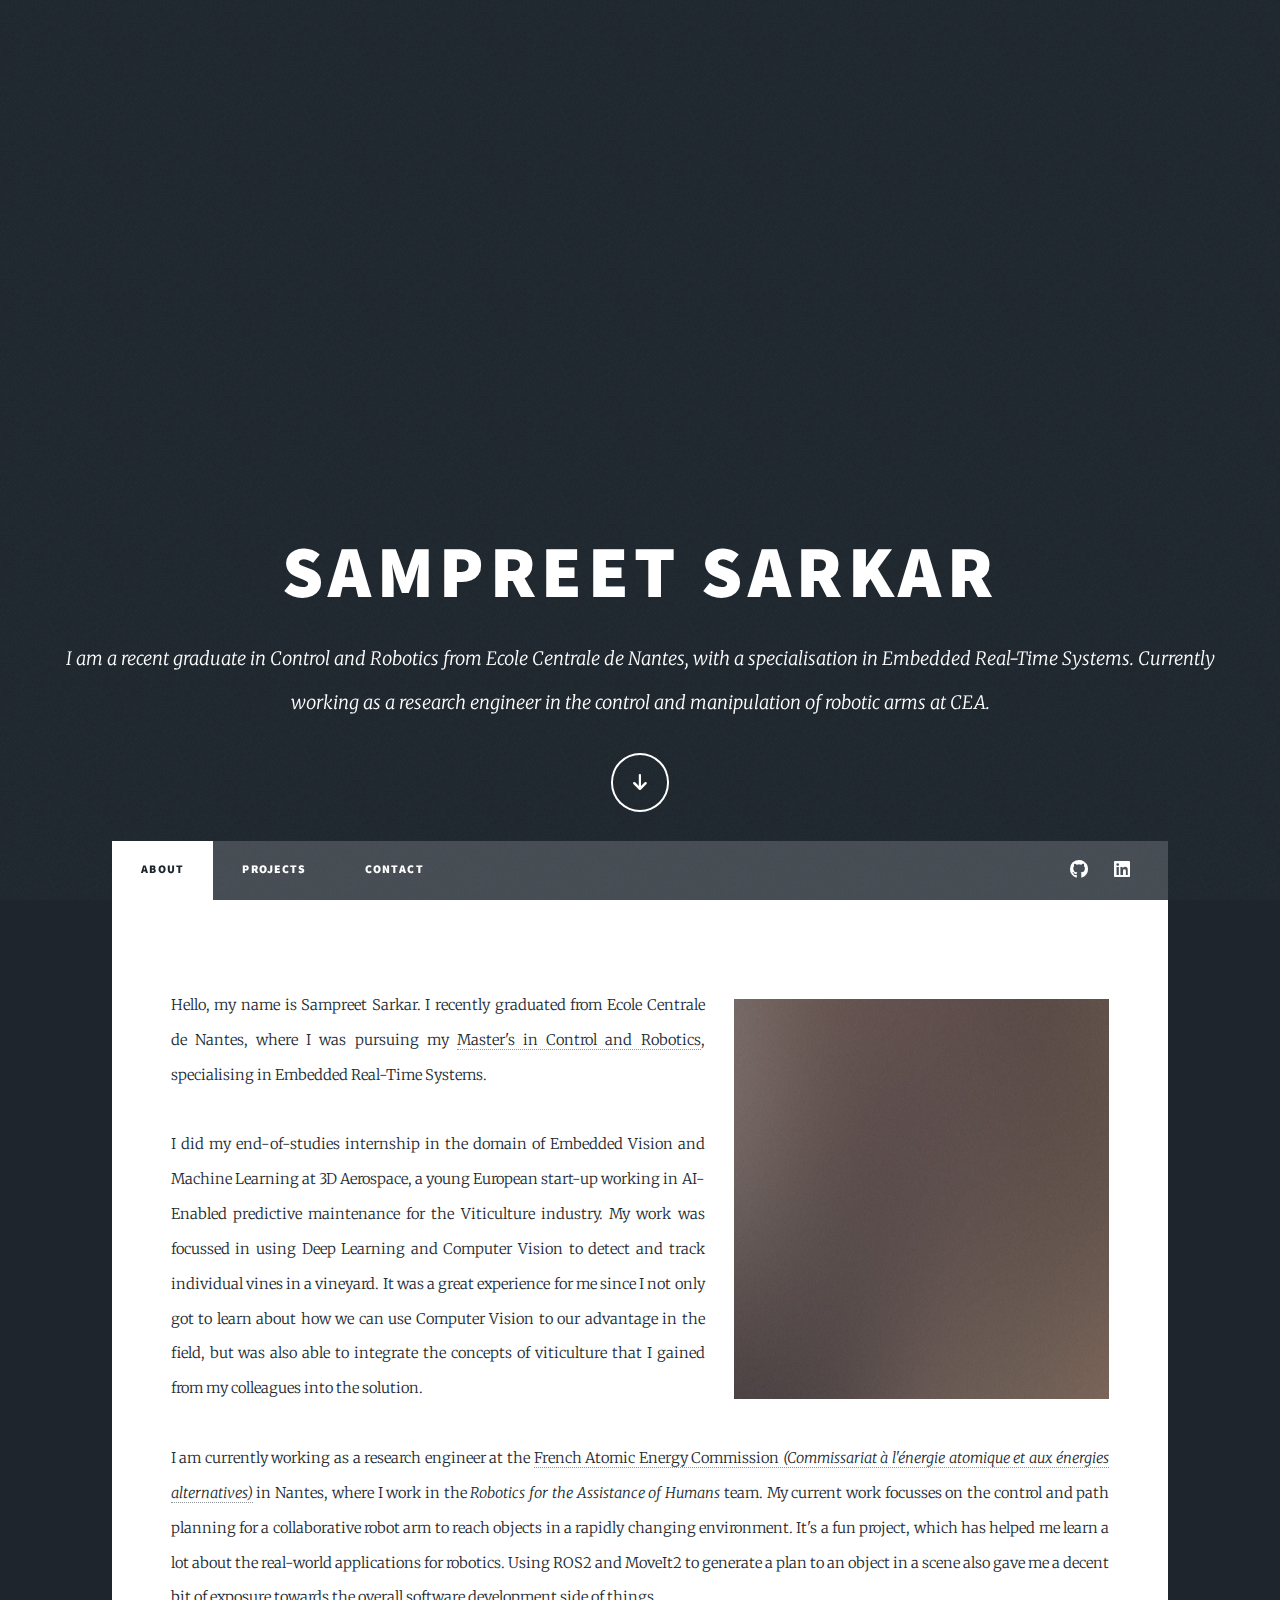
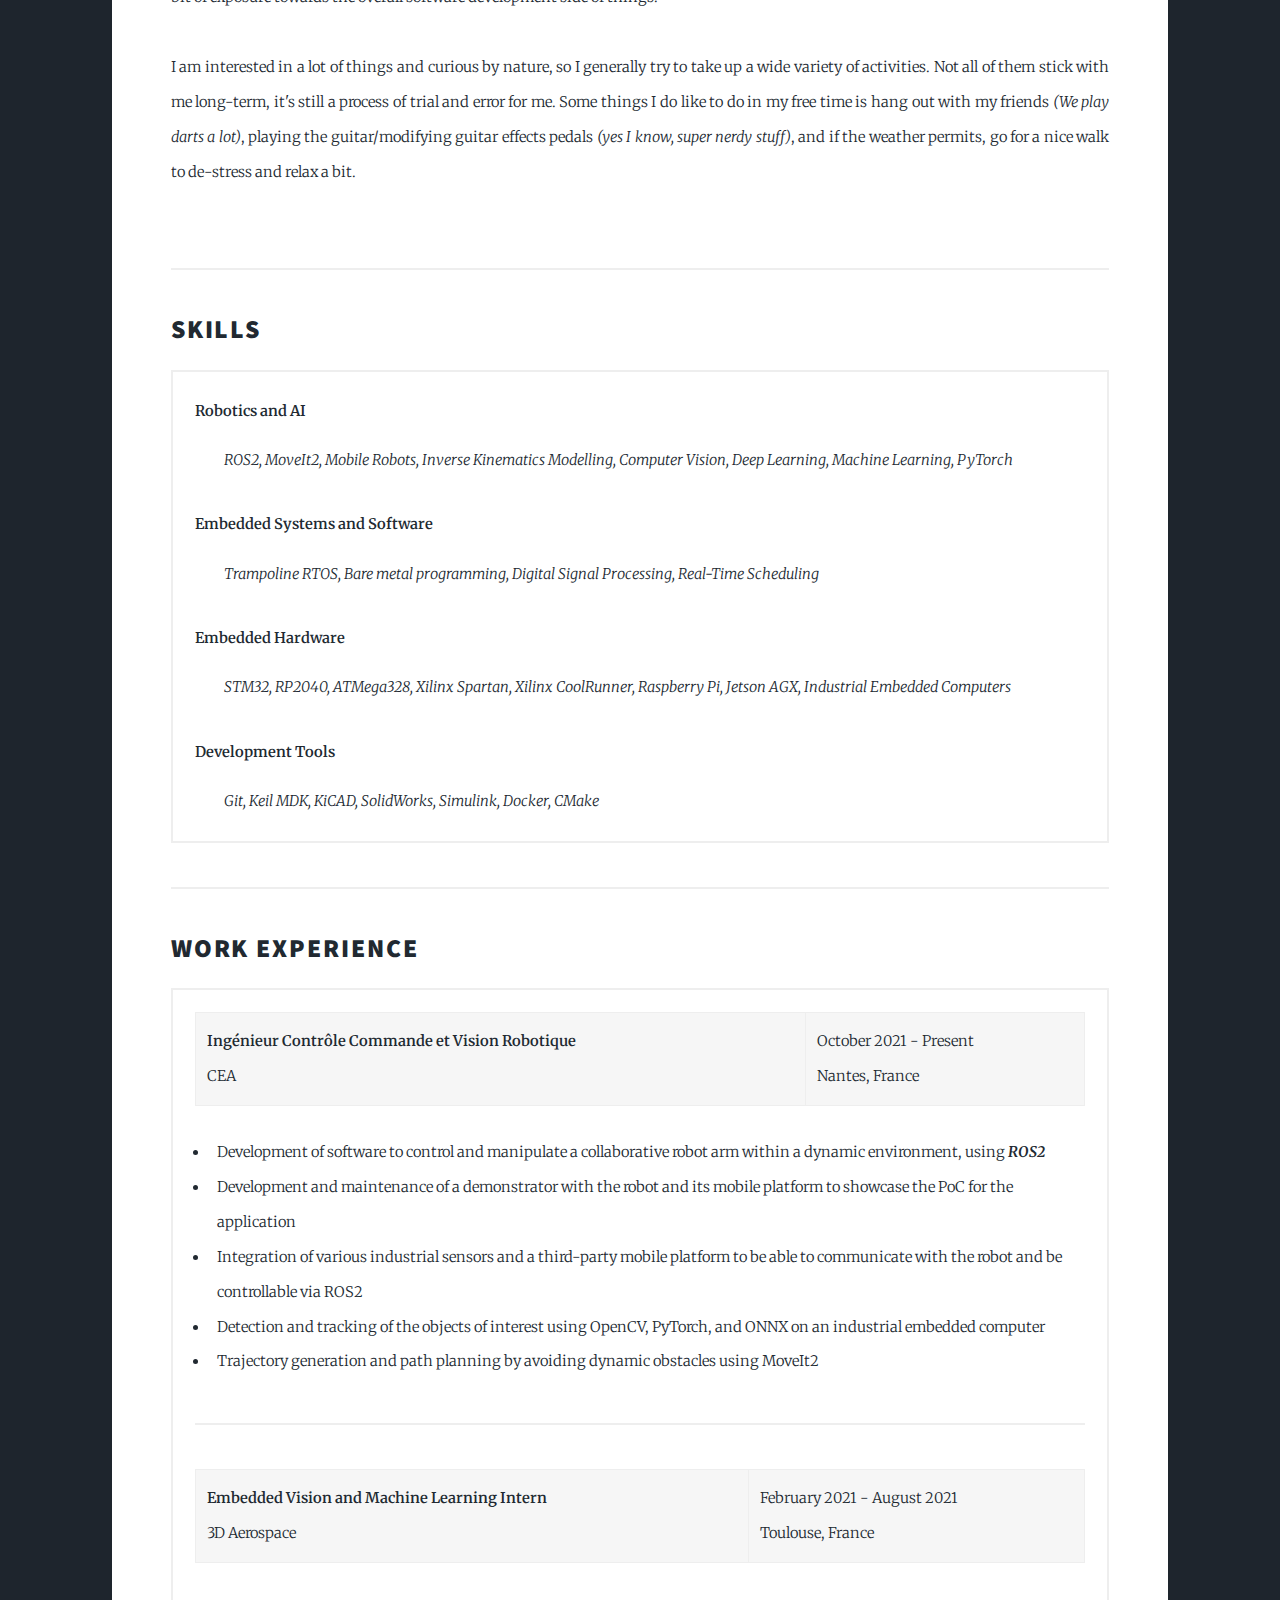
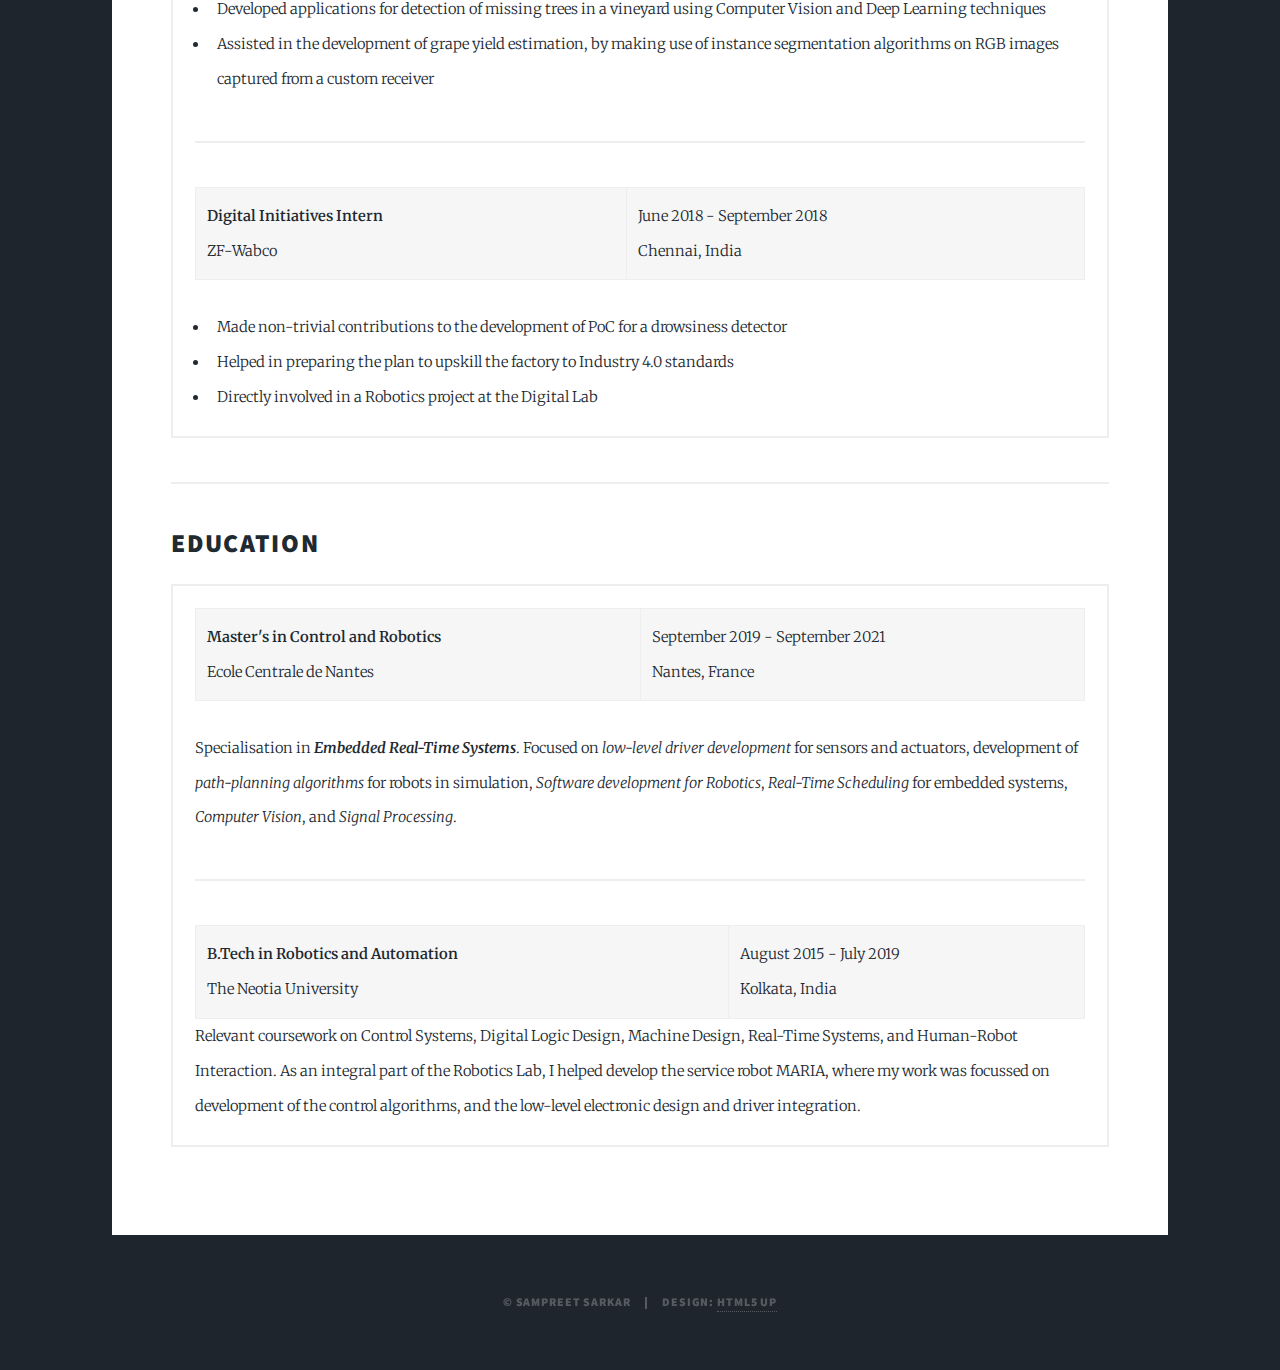
<file: index.html>
<!DOCTYPE HTML>
<!--
	Massively by HTML5 UP
	html5up.net | @ajlkn
	Free for personal and commercial use under the CCA 3.0 license (html5up.net/license)
-->
<html>
	<head>
		<title>Sampreet Sarkar's Portfolio</title>
		<meta charset="utf-8" />
		<meta name="viewport" content="width=device-width, initial-scale=1, user-scalable=no" />
		<link rel="stylesheet" href="assets/css/main.css" />
		<link rel="shortcut icon" href="images/icon-robotics-64.png" type="image/x-icon" />
		<noscript><link rel="stylesheet" href="assets/css/noscript.css" /></noscript>
	</head>
	<body class="is-preload">

		<!-- Wrapper -->
			<div id="wrapper" class="fade-in">

				<!-- Intro -->
					<div id="intro">
						<h1>Sampreet Sarkar</h1>
						<p>I am a recent graduate in Control and Robotics from Ecole Centrale de Nantes,
						with a specialisation in <i>Embedded Real-Time Systems. Currently working as a research
						engineer in the control and manipulation of robotic arms at CEA.
						</i></p>
						   
						   <a href="#header" class="button icon solid solo fa-arrow-down scrolly">Continue</a>
						</ul>
					</div>

				<!-- Header -->
					<header id="header">
						<a href="index.html" class="logo">About Me</a>
					</header>

				<!-- Nav -->
					<nav id="nav">
						<ul class="links">
							<li class="active"><a href="index.html">About</a></li>
							<li><a href="projects.html">Projects</a></li>
							<li><a href="contact.html">Contact</a></li>
						</ul>
						<ul class="icons">
							<li><a href="https://github.com/sampreets3" class="icon brands fa-github"><span class="label">GitHub</span></a></li>
							<li><a href="https://linkedin.com/in/sampreets3" class="icon brands fa-linkedin"><span class="label">LinkedIn</span></a></li>
						</ul>
					</nav>

				<!-- Main -->
				<div id="main">

					<!-- Introduction -->
					<section class="post">
						<header></header>
						<p>
							<span class="image right"><img src="images/pic01.jpg" alt="Image not available" width="640" height="400"/></span>
							Hello, my name is Sampreet Sarkar. I recently graduated from Ecole 
							Centrale de Nantes, where I was pursuing my <a href="https://www.ec-nantes.fr">
							Master's in Control and Robotics</a>, specialising in Embedded Real-Time Systems.<br /><br />

							I did my end-of-studies internship in the domain of Embedded Vision and Machine Learning at 3D Aerospace, 
							a young European start-up working in AI-Enabled predictive maintenance for the Viticulture industry. My work was 
							focussed in using Deep Learning and Computer Vision to detect and track individual vines in a vineyard. It was a
							great experience for me since I not only got to learn about how we can use Computer Vision to our advantage in the field, 
							but was also able to integrate the concepts of viticulture that I gained from my colleagues into the solution.<br /><br />

							I am currently working as a research engineer at the <a href="https://www.cea.fr">French Atomic Energy Commission <i>(Commissariat à l'énergie atomique 
							et aux énergies alternatives)</i></a> in Nantes, where I work in the <em>Robotics for the Assistance of Humans</em> team. My current work focusses on the control and path planning for 
							a collaborative robot arm to reach objects in a rapidly changing environment. It's a fun project, which has helped me learn a lot about the real-world 
							applications for robotics. Using ROS2 and MoveIt2 to generate a plan to an object in a scene also gave me a decent bit of exposure towards the overall 
							software development side of things.<br /><br />

							I am interested in a lot of things and curious by nature, so I generally try to take up a wide variety of activities. Not all of them stick with me long-term, it's 
							still a process of trial and error for me. Some things I do like to do in my free time is hang out with my friends <em>(We play darts a lot)</em>, playing the guitar/modifying guitar effects pedals 
							<em>(yes I know, super nerdy stuff)</em>, and if the weather permits, go for a nice walk to de-stress and relax a bit.<br /><br />
						</p>

					<hr />

					<h2>Skills</h2>
					<div class="box">
						<dl>
							<dt>Robotics and AI</dt>
								<dd>
									<p><i>ROS2, MoveIt2, Mobile Robots, Inverse Kinematics Modelling, Computer Vision, Deep Learning, Machine Learning, PyTorch</i></p>
								</dd>
							<dt>Embedded Systems and Software</dt>
								<dd>
									<p><i>Trampoline RTOS, Bare metal programming, Digital Signal Processing, Real-Time Scheduling</i></p>
								</dd>
							<dt>Embedded Hardware</dt>
								<dd>
									<p><i>STM32, RP2040, ATMega328, Xilinx Spartan, Xilinx CoolRunner, Raspberry Pi, Jetson AGX, Industrial Embedded Computers</i></p>
								</dd>
							<dt>Development Tools</dt>
								<dd>
									<p><i>Git, Keil MDK, KiCAD, SolidWorks, Simulink, Docker, CMake</i></p>
								</dd>
							</dl>
					</div>

					<hr />


					<!-- Work Experience -->
					<h2>Work Experience</h2>
						<div class="box">
							<div class="table-wrapper">
								<table class="alt">
									<tbody>
										<tr>
											<td><strong>Ingénieur Contrôle Commande et Vision Robotique</strong><br />
											CEA</td>
											<td>October 2021 - Present<br/>
											Nantes, France</td>
										</tr>
									</tbody>
								</table>
							</div>

							<ul class="alt">
								<li>Development of software to control and manipulate a collaborative robot arm within a dynamic environment, using <b><em>ROS2</em></b></li>
								<li>Development and maintenance of a demonstrator with the robot and its mobile platform to showcase the PoC for the application</li>
								<li>Integration of various industrial sensors and a third-party mobile platform to be able to communicate with the robot and be controllable via ROS2</li>
								<li>Detection and tracking of the objects of interest using OpenCV, PyTorch, and ONNX on an industrial embedded computer</li>
								<li>Trajectory generation and path planning by avoiding dynamic obstacles using MoveIt2</li>
							</ul>


							<hr />

							<div class="table-wrapper">
								<table class="alt">
									<tbody>
										<tr>
											<td><strong>Embedded Vision and Machine Learning Intern</strong><br />
											3D Aerospace</td>
											<td>February 2021 - August 2021<br/>
											Toulouse, France</td>
										</tr>
									</tbody>
								</table>
							</div>

							<ul class="alt">
								<li>Developed applications for detection of missing trees in a vineyard using Computer Vision and Deep Learning techniques</li>
								<li>Assisted in the development of grape yield estimation, by making use of instance segmentation algorithms on RGB images captured from a custom receiver</li>
							</ul>

							<hr />

							<div class="table-wrapper">
								<table class="alt">
									<tbody>
										<tr>
											<td><strong>Digital Initiatives Intern</strong><br />
											ZF-Wabco</td>
											<td>June 2018 - September 2018<br/>
											Chennai, India</td>
										</tr>
									</tbody>
								</table>
							</div>
							
							<ul class="alt">
								<li>Made non-trivial contributions to the development of PoC for a drowsiness detector</li>
								<li>Helped in preparing the plan to upskill the factory to Industry 4.0 standards</li>
								<li>Directly involved in a Robotics project at the Digital Lab</li>
							</ul>
						</div>
					<hr />
					
					<!-- Education -->

					<h2>Education</h2>
						<div class="box">
							<div class="table-wrapper">
								<table class="alt">
									<tbody>
										<tr>
											<td><strong>Master's in Control and Robotics</strong><br />
											Ecole Centrale de Nantes</td>
											<td>September 2019 - September 2021<br/>
											Nantes, France</td>
										</tr>
									</tbody>
								</table>
							</div>

							Specialisation in <b><i>Embedded Real-Time Systems</i></b>. Focused on <em>low-level driver development</em> 
							for sensors and actuators, development of <em>path-planning algorithms</em> for robots in 
							simulation, <em>Software development for Robotics</em>, <em>Real-Time Scheduling</em> for embedded systems, 
							<em>Computer Vision</em>, and <em>Signal Processing</em>.

							<hr />

							<div class="table-wrapper">
								<table class="alt">
									<tbody>
										<tr>
											<td><strong>B.Tech in Robotics and Automation</strong><br />
											The Neotia University</td>
											<td>August 2015 - July 2019<br/>
											Kolkata, India</td>
										</tr>
									</tbody>
								</table>
							</div>

							Relevant coursework on Control Systems, Digital Logic Design, Machine Design, Real-Time Systems, and Human-Robot Interaction.
							As an integral part of the Robotics Lab, I helped develop the service robot MARIA, where my work was focussed on development of
							the control algorithms, and the low-level electronic design and driver integration.

						</div>

					<!-- Publications -->
					</section>
				</div>

				<!-- Copyright -->
					<div id="copyright">
						<ul><li>&copy; Sampreet Sarkar</li><li>Design: <a href="https://html5up.net">HTML5 UP</a></li></ul>
					</div>

			</div>

		<!-- Scripts -->
			<script src="assets/js/jquery.min.js"></script>
			<script src="assets/js/jquery.scrollex.min.js"></script>
			<script src="assets/js/jquery.scrolly.min.js"></script>
			<script src="assets/js/browser.min.js"></script>
			<script src="assets/js/breakpoints.min.js"></script>
			<script src="assets/js/util.js"></script>
			<script src="assets/js/main.js"></script>

	</body>
</html>
</file>
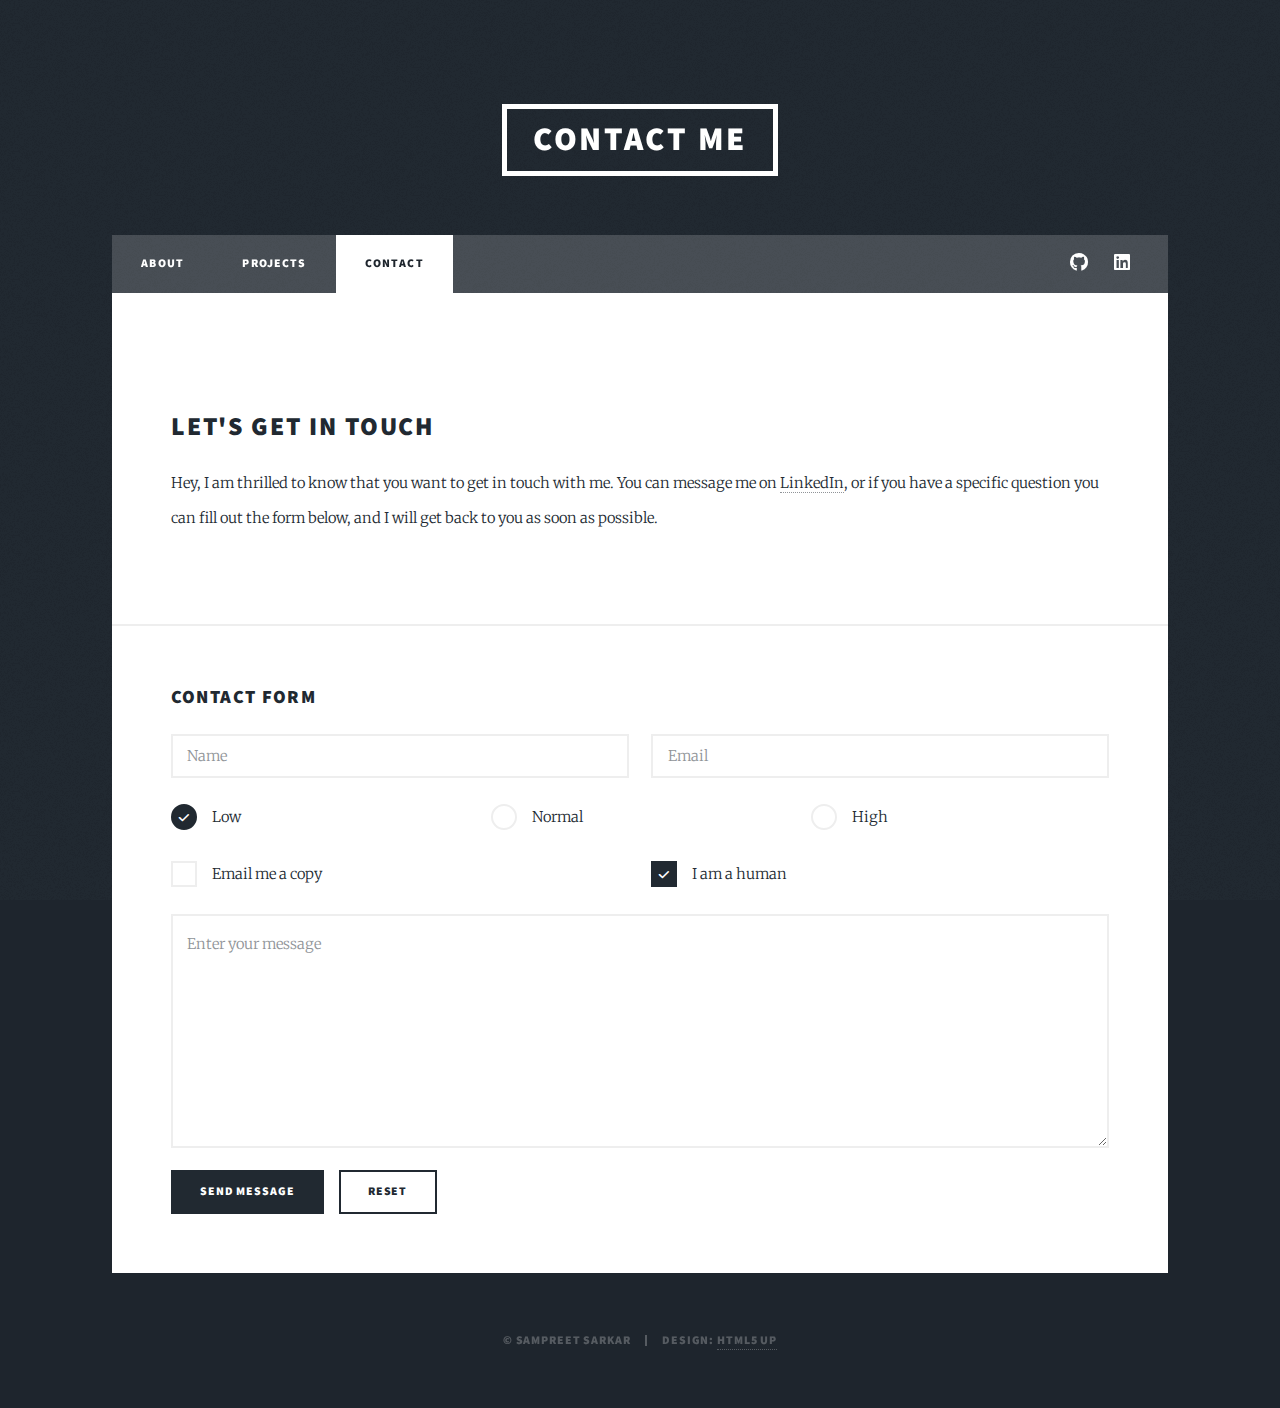
<file: contact.html>
<!DOCTYPE HTML>
<!--
	Massively by HTML5 UP
	html5up.net | @ajlkn
	Free for personal and commercial use under the CCA 3.0 license (html5up.net/license)
-->
<html>
	<head>
		<title>Contact | Sampreet Sarkar</title>
		<meta charset="utf-8" />
		<meta name="viewport" content="width=device-width, initial-scale=1, user-scalable=no" />
		<link rel="stylesheet" href="assets/css/main.css" />
		<link rel="shortcut icon" href="images/icon-robotics-64.png" type="image/x-icon" />
		<noscript><link rel="stylesheet" href="assets/css/noscript.css" /></noscript>
	</head>
	<body class="is-preload">

		<!-- Wrapper -->
			<div id="wrapper">

				<!-- Header -->
					<header id="header">
						<a href="index.html" class="logo">Contact Me</a>
					</header>

				<!-- Nav -->
					<nav id="nav">
						<ul class="links">
							<li><a href="index.html">About</a></li>
							<li><a href="projects.html">Projects</a></li>
							<li class="active"><a href="contact.html">Contact</a></li>
						</ul>
						<ul class="icons">
							<li><a href="https://github.com/sampreets3" class="icon brands fa-github"><span class="label">GitHub</span></a></li>
							<li><a href="https://linkedin.com/in/sampreets3" class="icon brands fa-linkedin"><span class="label">LinkedIn</span></a></li>
						</ul>
					</nav>

				<!-- Main -->
				<div id="main">
					<section class="post">
					<p>
						<h2> Let's get in touch </h2>

						Hey, I am thrilled to know that you want to get in touch with me. You can message me on <a href="https://linkedin.com/in/sampreets3">LinkedIn</a>,
						or if you have a specific question you can fill out the form below, and I will get back to you as 
						soon as possible. 
					</p>
					</section>

					<section>
						<h3>Contact form</h3> 
						<form method="post" action="https://formsubmit.co/contact@sampreetsarkar.net">
							<div class="row gtr-uniform">
								<div class="col-6 col-12-xsmall">
									<input type="text" name="demo-name" id="demo-name" value="" placeholder="Name" />
								</div>
								<div class="col-6 col-12-xsmall">
									<input type="email" name="demo-email" id="demo-email" value="" placeholder="Email" />
								</div>
								<!-- Break -->
								<!--
								<div class="col-12">
									<select name="demo-category" id="demo-category">
										<option value="">- Category -</option>
										<option value="1">Consultation</option>
										<option value="1">Shipping</option>
										<option value="1">Administration</option>
										<option value="1">Human Resources</option>
									</select>
								</div> 
								-->
								<!-- Break -->
								<div class="col-4 col-12-small">
									<input type="radio" id="demo-priority-low" name="demo-priority" checked>
									<label for="demo-priority-low">Low</label>
								</div>
								<div class="col-4 col-12-small">
									<input type="radio" id="demo-priority-normal" name="demo-priority">
									<label for="demo-priority-normal">Normal</label>
								</div>
								<div class="col-4 col-12-small">
									<input type="radio" id="demo-priority-high" name="demo-priority">
									<label for="demo-priority-high">High</label>
								</div>
								<!-- Break -->
								<div class="col-6 col-12-small">
									<input type="checkbox" id="demo-copy" name="demo-copy">
									<label for="demo-copy">Email me a copy</label>
								</div>
								<div class="col-6 col-12-small">
									<input type="checkbox" id="demo-human" name="demo-human" checked>
									<label for="demo-human">I am a human</label>
								</div>
								<!-- Break -->
								<div class="col-12">
									<textarea name="demo-message" id="demo-message" placeholder="Enter your message" rows="6"></textarea>
								</div>
								<!-- Break -->
								<div class="col-12">
									<ul class="actions">
										<li><input type="submit" value="Send Message" class="primary" /></li>
										<li><input type="reset" value="Reset" /></li>
									</ul>
								</div>
							</div>
						</form>
					</section>
                </div>

				<!-- Footer -->
					<footer id="footer">

					</footer>

				<!-- Copyright -->
					<div id="copyright">
						<ul><li>&copy; Sampreet Sarkar</li><li>Design: <a href="https://html5up.net">HTML5 UP</a></li></ul>
					</div>

			</div>

		<!-- Scripts -->
			<script src="assets/js/jquery.min.js"></script>
			<script src="assets/js/jquery.scrollex.min.js"></script>
			<script src="assets/js/jquery.scrolly.min.js"></script>
			<script src="assets/js/browser.min.js"></script>
			<script src="assets/js/breakpoints.min.js"></script>
			<script src="assets/js/util.js"></script>
			<script src="assets/js/main.js"></script>

	</body>
</html>
</file>
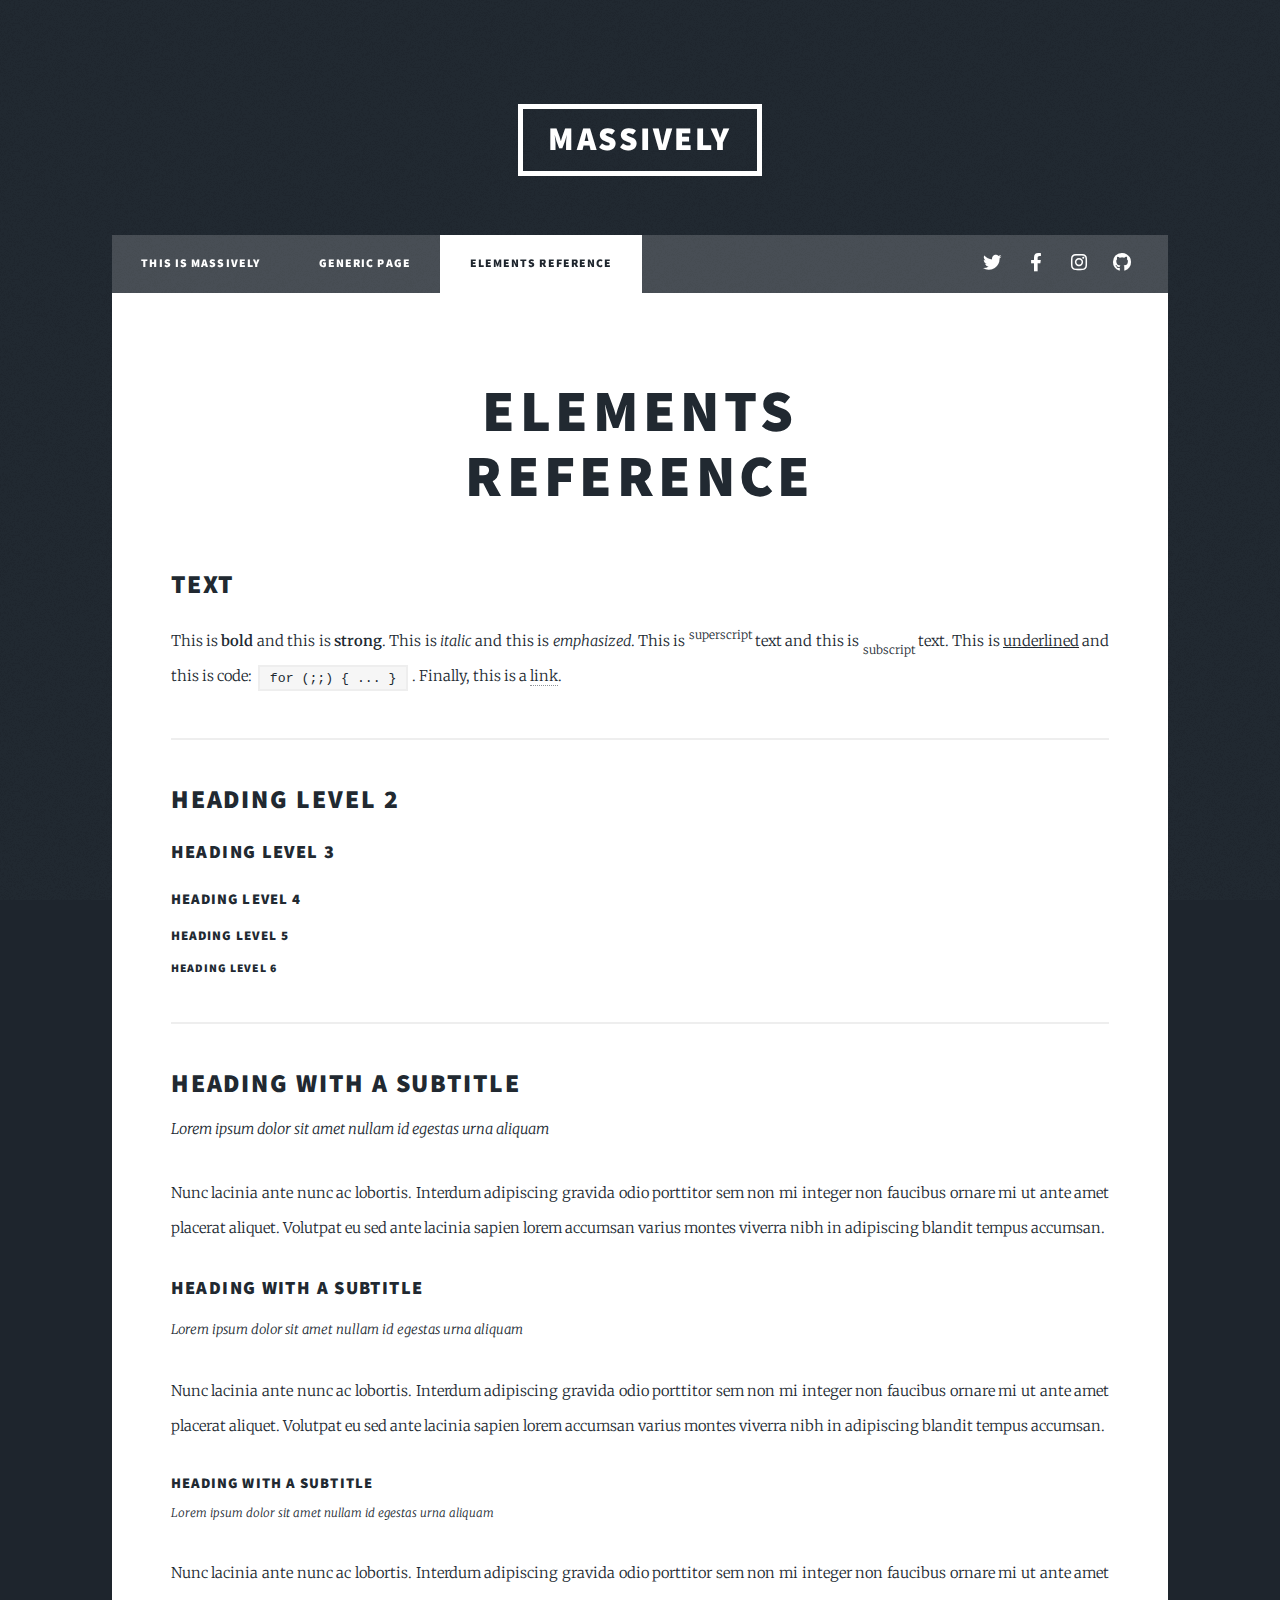
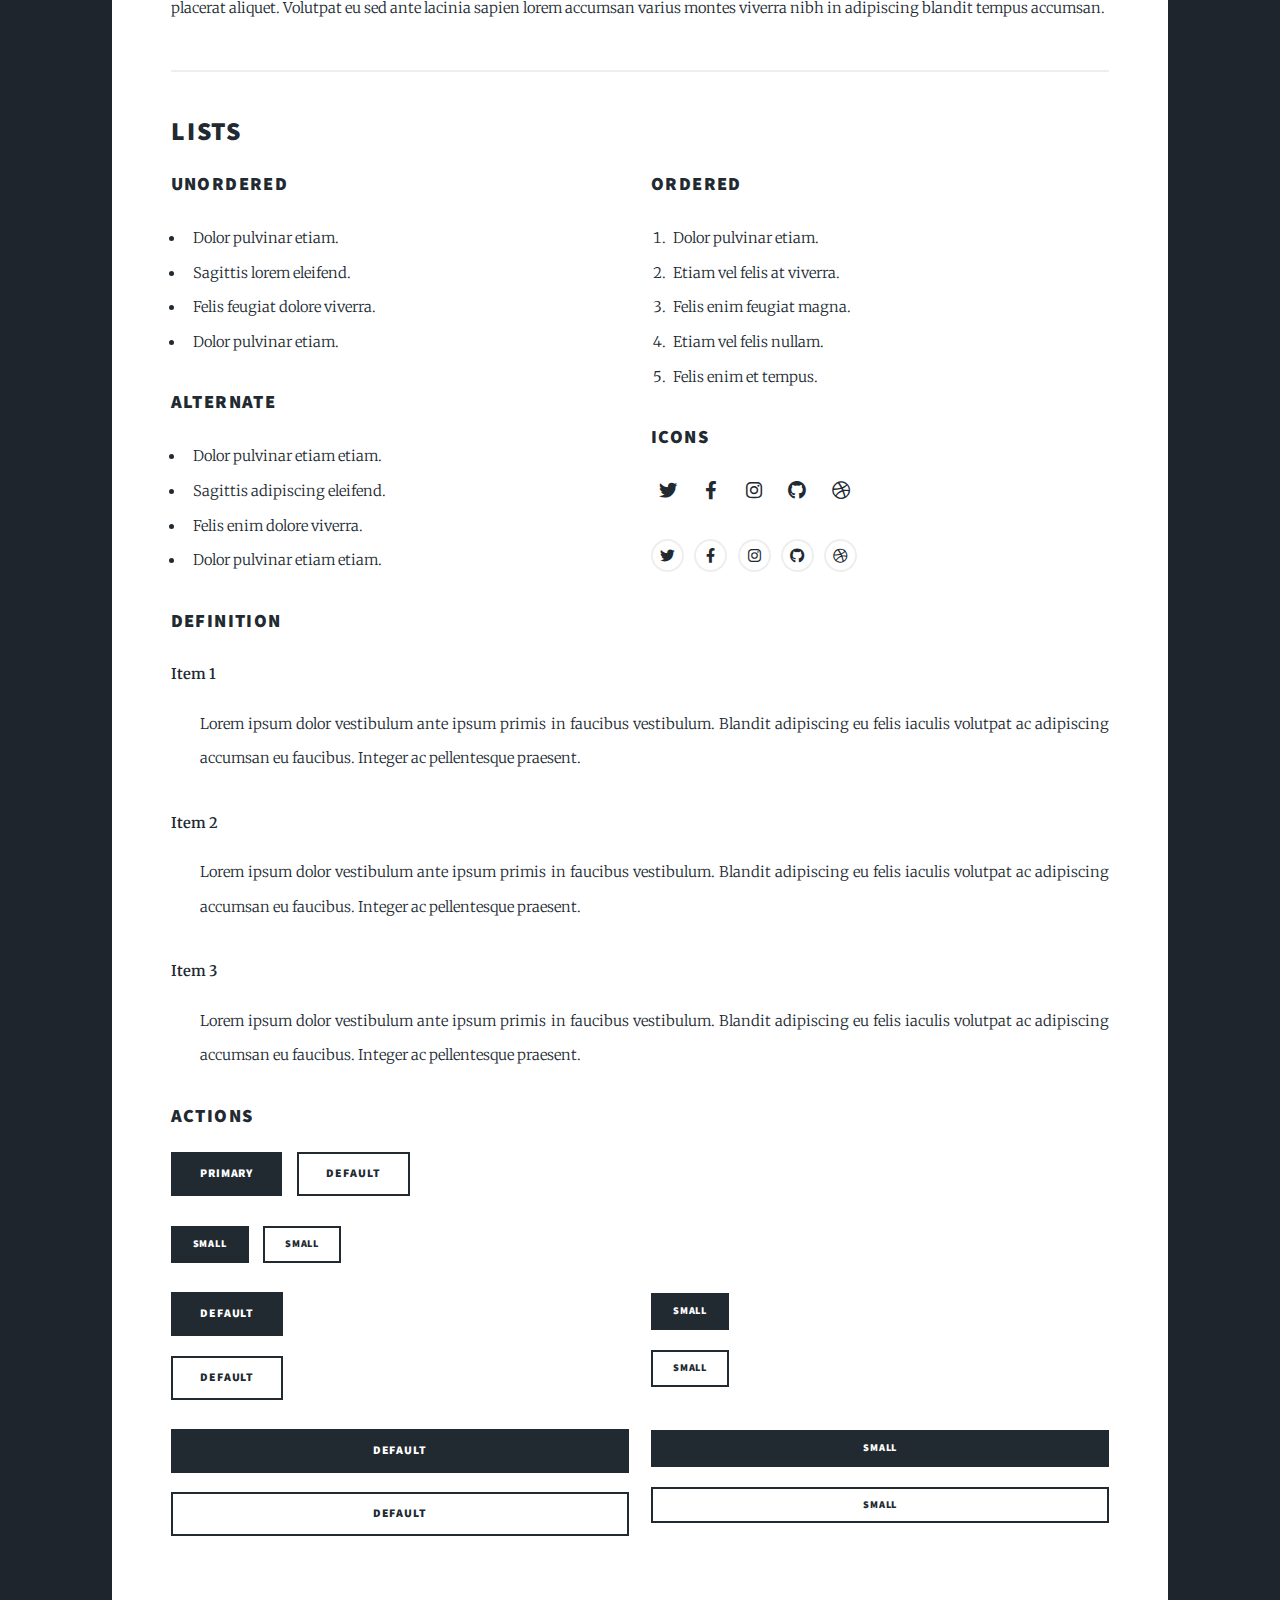
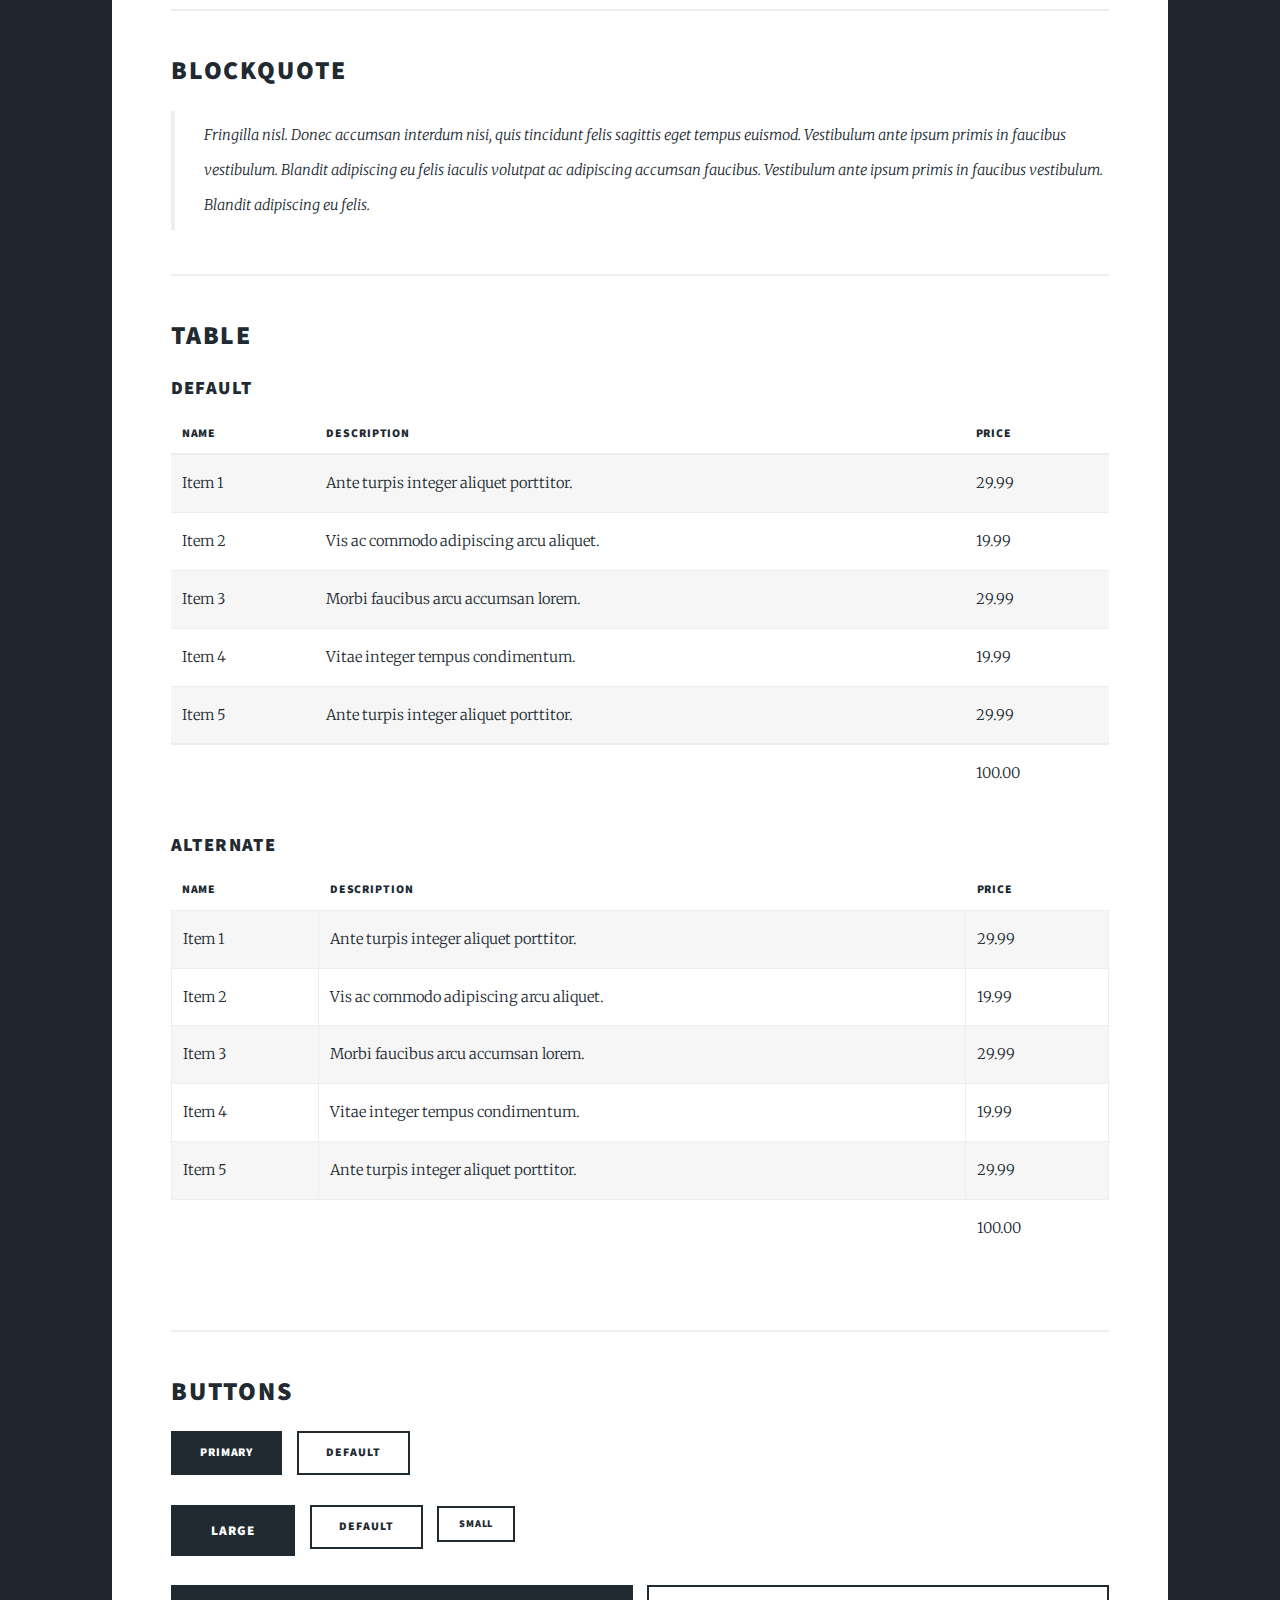
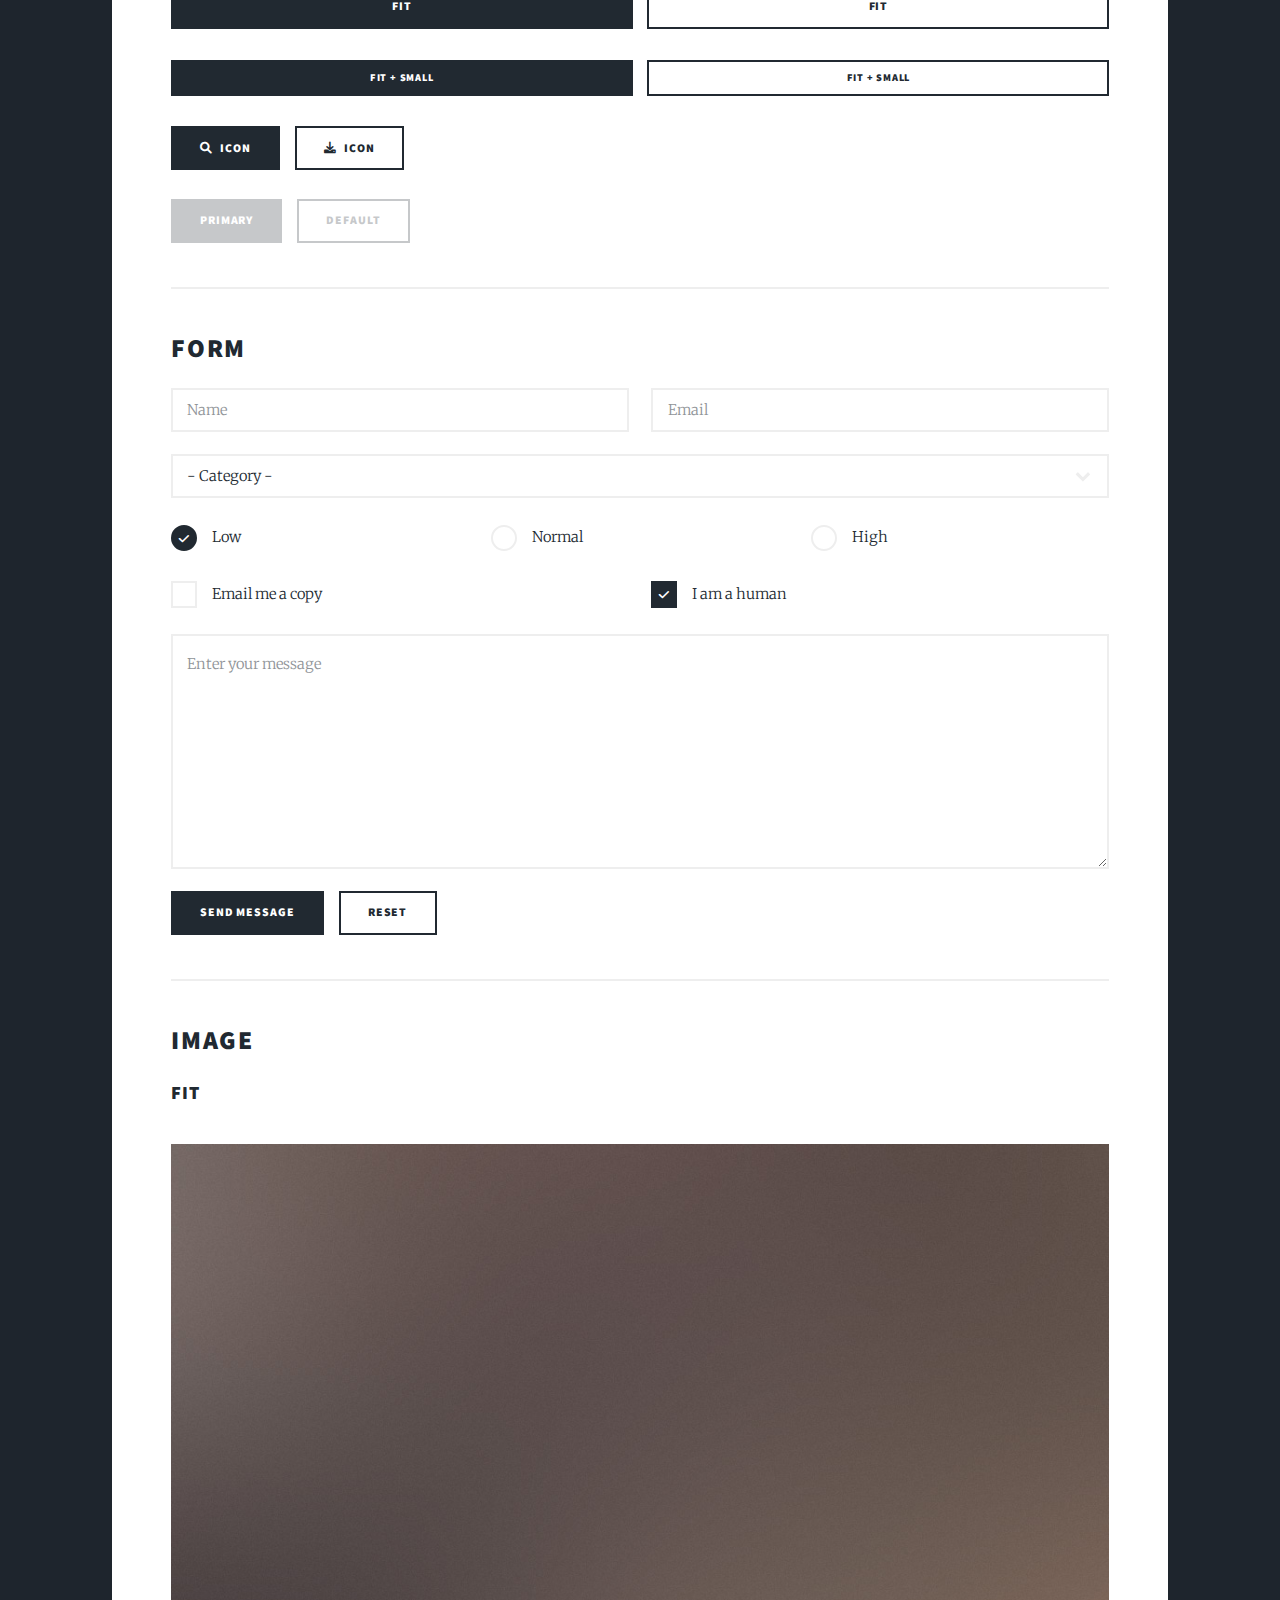
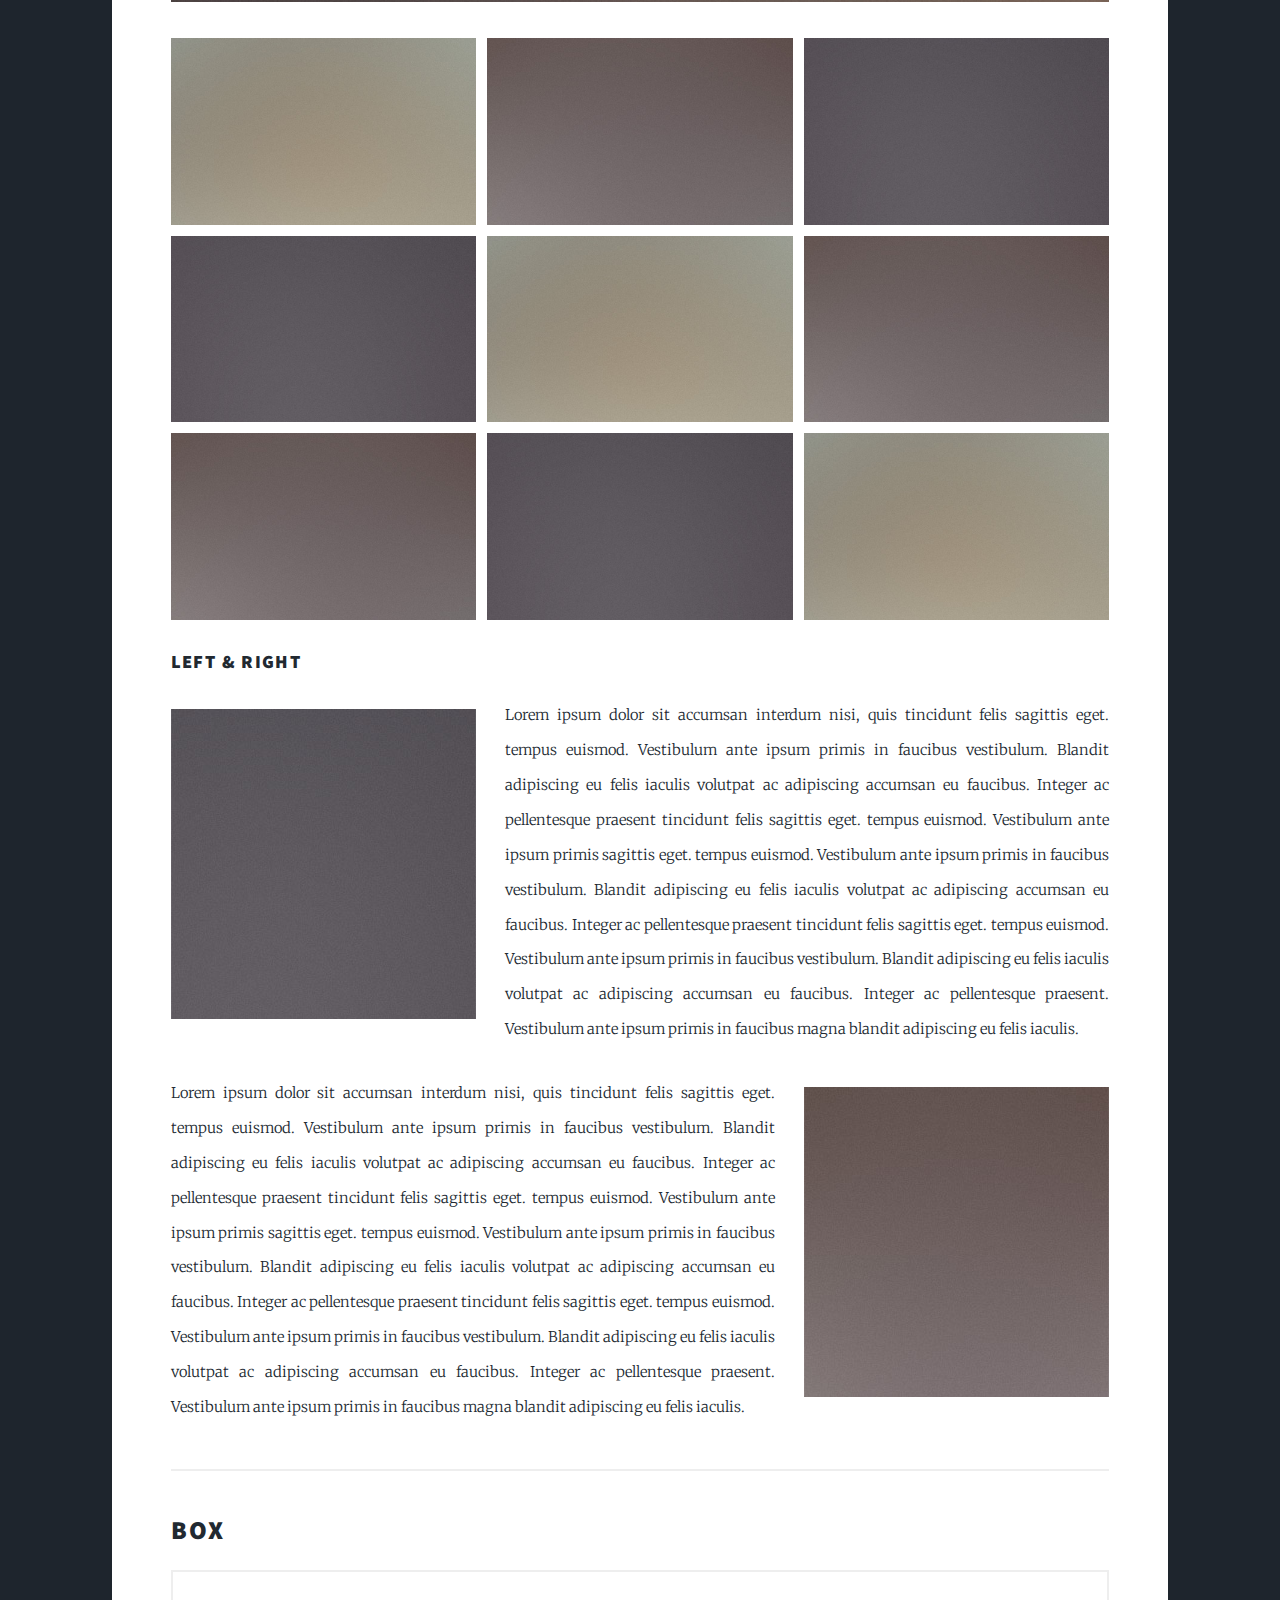
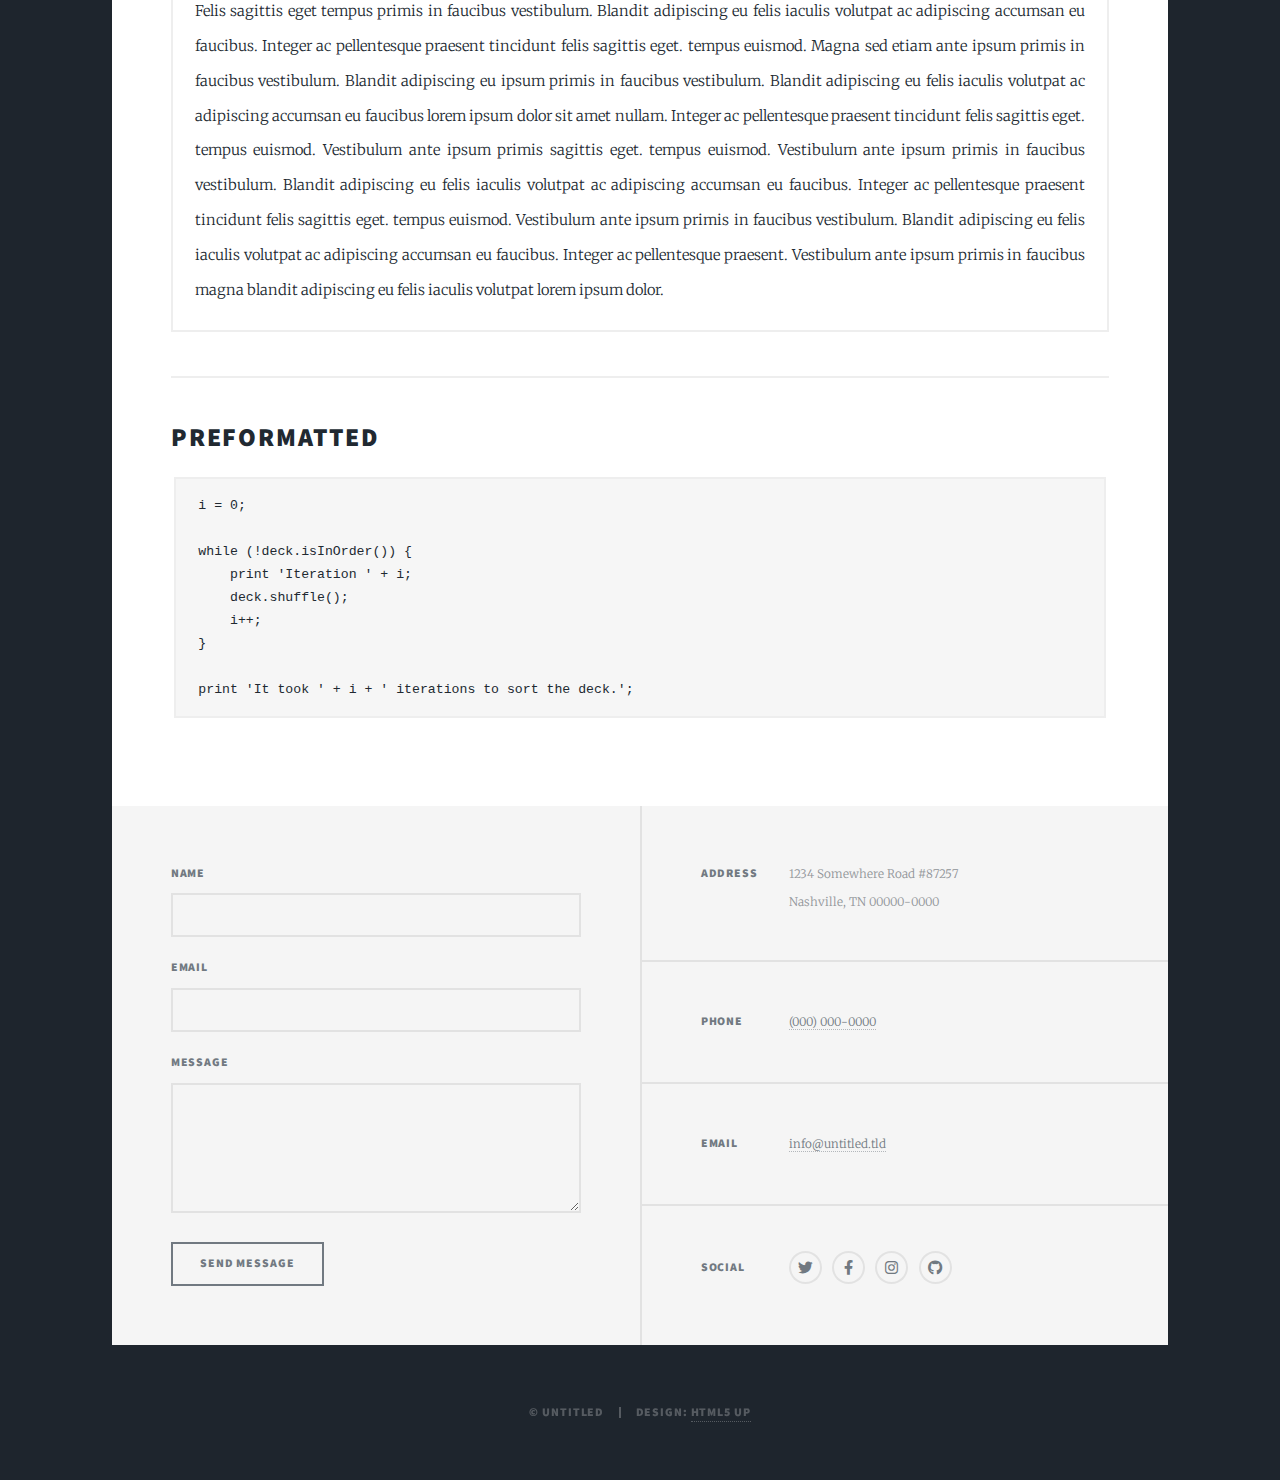
<file: elements.html>
<!DOCTYPE HTML>
<!--
	Massively by HTML5 UP
	html5up.net | @ajlkn
	Free for personal and commercial use under the CCA 3.0 license (html5up.net/license)
-->
<html>
	<head>
		<title>Elements Reference - Massively by HTML5 UP</title>
		<meta charset="utf-8" />
		<meta name="viewport" content="width=device-width, initial-scale=1, user-scalable=no" />
		<link rel="stylesheet" href="assets/css/main.css" />
		<noscript><link rel="stylesheet" href="assets/css/noscript.css" /></noscript>
	</head>
	<body class="is-preload">

		<!-- Wrapper -->
			<div id="wrapper">

				<!-- Header -->
					<header id="header">
						<a href="index.html" class="logo">Massively</a>
					</header>

				<!-- Nav -->
					<nav id="nav">
						<ul class="links">
							<li><a href="index.html">This is Massively</a></li>
							<li><a href="generic.html">Generic Page</a></li>
							<li class="active"><a href="elements.html">Elements Reference</a></li>
						</ul>
						<ul class="icons">
							<li><a href="#" class="icon brands fa-twitter"><span class="label">Twitter</span></a></li>
							<li><a href="#" class="icon brands fa-facebook-f"><span class="label">Facebook</span></a></li>
							<li><a href="#" class="icon brands fa-instagram"><span class="label">Instagram</span></a></li>
							<li><a href="#" class="icon brands fa-github"><span class="label">GitHub</span></a></li>
						</ul>
					</nav>

				<!-- Main -->
					<div id="main">

						<!-- Post -->
							<section class="post">
								<header class="major">
									<h1>Elements<br />
									Reference</h1>
								</header>

								<!-- Text stuff -->
									<h2>Text</h2>
									<p>This is <b>bold</b> and this is <strong>strong</strong>. This is <i>italic</i> and this is <em>emphasized</em>.
									This is <sup>superscript</sup> text and this is <sub>subscript</sub> text.
									This is <u>underlined</u> and this is code: <code>for (;;) { ... }</code>.
									Finally, this is a <a href="#">link</a>.</p>
									<hr />
									<h2>Heading Level 2</h2>
									<h3>Heading Level 3</h3>
									<h4>Heading Level 4</h4>
									<h5>Heading Level 5</h5>
									<h6>Heading Level 6</h6>
									<hr />
									<header>
										<h2>Heading with a Subtitle</h2>
										<p>Lorem ipsum dolor sit amet nullam id egestas urna aliquam</p>
									</header>
									<p>Nunc lacinia ante nunc ac lobortis. Interdum adipiscing gravida odio porttitor sem non mi integer non faucibus ornare mi ut ante amet placerat aliquet. Volutpat eu sed ante lacinia sapien lorem accumsan varius montes viverra nibh in adipiscing blandit tempus accumsan.</p>
									<header>
										<h3>Heading with a Subtitle</h3>
										<p>Lorem ipsum dolor sit amet nullam id egestas urna aliquam</p>
									</header>
									<p>Nunc lacinia ante nunc ac lobortis. Interdum adipiscing gravida odio porttitor sem non mi integer non faucibus ornare mi ut ante amet placerat aliquet. Volutpat eu sed ante lacinia sapien lorem accumsan varius montes viverra nibh in adipiscing blandit tempus accumsan.</p>
									<header>
										<h4>Heading with a Subtitle</h4>
										<p>Lorem ipsum dolor sit amet nullam id egestas urna aliquam</p>
									</header>
									<p>Nunc lacinia ante nunc ac lobortis. Interdum adipiscing gravida odio porttitor sem non mi integer non faucibus ornare mi ut ante amet placerat aliquet. Volutpat eu sed ante lacinia sapien lorem accumsan varius montes viverra nibh in adipiscing blandit tempus accumsan.</p>

									<hr />

								<!-- Lists -->
									<h2>Lists</h2>
									<div class="row">
										<div class="col-6 col-12-small">

											<h3>Unordered</h3>
											<ul>
												<li>Dolor pulvinar etiam.</li>
												<li>Sagittis lorem eleifend.</li>
												<li>Felis feugiat dolore viverra.</li>
												<li>Dolor pulvinar etiam.</li>
											</ul>

											<h3>Alternate</h3>
											<ul class="alt">
												<li>Dolor pulvinar etiam etiam.</li>
												<li>Sagittis adipiscing eleifend.</li>
												<li>Felis enim dolore viverra.</li>
												<li>Dolor pulvinar etiam etiam.</li>
											</ul>

										</div>
										<div class="col-6 col-12-small">

											<h3>Ordered</h3>
											<ol>
												<li>Dolor pulvinar etiam.</li>
												<li>Etiam vel felis at viverra.</li>
												<li>Felis enim feugiat magna.</li>
												<li>Etiam vel felis nullam.</li>
												<li>Felis enim et tempus.</li>
											</ol>

											<h3>Icons</h3>
											<ul class="icons">
												<li><a href="#" class="icon brands fa-twitter"><span class="label">Twitter</span></a></li>
												<li><a href="#" class="icon brands fa-facebook-f"><span class="label">Facebook</span></a></li>
												<li><a href="#" class="icon brands fa-instagram"><span class="label">Instagram</span></a></li>
												<li><a href="#" class="icon brands fa-github"><span class="label">Github</span></a></li>
												<li><a href="#" class="icon brands fa-dribbble"><span class="label">Dribbble</span></a></li>
											</ul>
											<ul class="icons alt">
												<li><a href="#" class="icon brands alt fa-twitter"><span class="label">Twitter</span></a></li>
												<li><a href="#" class="icon brands alt fa-facebook-f"><span class="label">Facebook</span></a></li>
												<li><a href="#" class="icon brands alt fa-instagram"><span class="label">Instagram</span></a></li>
												<li><a href="#" class="icon brands alt fa-github"><span class="label">Github</span></a></li>
												<li><a href="#" class="icon brands alt fa-dribbble"><span class="label">Dribbble</span></a></li>
											</ul>

										</div>
									</div>
									<h3>Definition</h3>
									<dl>
										<dt>Item 1</dt>
										<dd>
											<p>Lorem ipsum dolor vestibulum ante ipsum primis in faucibus vestibulum. Blandit adipiscing eu felis iaculis volutpat ac adipiscing accumsan eu faucibus. Integer ac pellentesque praesent.</p>
										</dd>
										<dt>Item 2</dt>
										<dd>
											<p>Lorem ipsum dolor vestibulum ante ipsum primis in faucibus vestibulum. Blandit adipiscing eu felis iaculis volutpat ac adipiscing accumsan eu faucibus. Integer ac pellentesque praesent.</p>
										</dd>
										<dt>Item 3</dt>
										<dd>
											<p>Lorem ipsum dolor vestibulum ante ipsum primis in faucibus vestibulum. Blandit adipiscing eu felis iaculis volutpat ac adipiscing accumsan eu faucibus. Integer ac pellentesque praesent.</p>
										</dd>
									</dl>

									<h3>Actions</h3>
									<ul class="actions">
										<li><a href="#" class="button primary">Primary</a></li>
										<li><a href="#" class="button">Default</a></li>
									</ul>
									<ul class="actions small">
										<li><a href="#" class="button primary small">Small</a></li>
										<li><a href="#" class="button small">Small</a></li>
									</ul>
									<div class="row">
										<div class="col-6 col-12-small">
											<ul class="actions stacked">
												<li><a href="#" class="button primary">Default</a></li>
												<li><a href="#" class="button">Default</a></li>
											</ul>
										</div>
										<div class="col-6 col-12-small">
											<ul class="actions stacked">
												<li><a href="#" class="button primary small">Small</a></li>
												<li><a href="#" class="button small">Small</a></li>
											</ul>
										</div>
									</div>
									<div class="row">
										<div class="col-6 col-12-small">
											<ul class="actions stacked">
												<li><a href="#" class="button primary fit">Default</a></li>
												<li><a href="#" class="button fit">Default</a></li>
											</ul>
										</div>
										<div class="col-6 col-12-small">
											<ul class="actions stacked">
												<li><a href="#" class="button primary small fit">Small</a></li>
												<li><a href="#" class="button small fit">Small</a></li>
											</ul>
										</div>
									</div>

									<hr />

								<!-- Blockquote -->
									<h2>Blockquote</h2>
									<blockquote>Fringilla nisl. Donec accumsan interdum nisi, quis tincidunt felis sagittis eget tempus euismod. Vestibulum ante ipsum primis in faucibus vestibulum. Blandit adipiscing eu felis iaculis volutpat ac adipiscing accumsan faucibus. Vestibulum ante ipsum primis in faucibus vestibulum. Blandit adipiscing eu felis.</blockquote>

									<hr />

								<!-- Table -->
									<h2>Table</h2>

									<h3>Default</h3>
									<div class="table-wrapper">
										<table>
											<thead>
												<tr>
													<th>Name</th>
													<th>Description</th>
													<th>Price</th>
												</tr>
											</thead>
											<tbody>
												<tr>
													<td>Item 1</td>
													<td>Ante turpis integer aliquet porttitor.</td>
													<td>29.99</td>
												</tr>
												<tr>
													<td>Item 2</td>
													<td>Vis ac commodo adipiscing arcu aliquet.</td>
													<td>19.99</td>
												</tr>
												<tr>
													<td>Item 3</td>
													<td> Morbi faucibus arcu accumsan lorem.</td>
													<td>29.99</td>
												</tr>
												<tr>
													<td>Item 4</td>
													<td>Vitae integer tempus condimentum.</td>
													<td>19.99</td>
												</tr>
												<tr>
													<td>Item 5</td>
													<td>Ante turpis integer aliquet porttitor.</td>
													<td>29.99</td>
												</tr>
											</tbody>
											<tfoot>
												<tr>
													<td colspan="2"></td>
													<td>100.00</td>
												</tr>
											</tfoot>
										</table>
									</div>

									<h3>Alternate</h3>
									<div class="table-wrapper">
										<table class="alt">
											<thead>
												<tr>
													<th>Name</th>
													<th>Description</th>
													<th>Price</th>
												</tr>
											</thead>
											<tbody>
												<tr>
													<td>Item 1</td>
													<td>Ante turpis integer aliquet porttitor.</td>
													<td>29.99</td>
												</tr>
												<tr>
													<td>Item 2</td>
													<td>Vis ac commodo adipiscing arcu aliquet.</td>
													<td>19.99</td>
												</tr>
												<tr>
													<td>Item 3</td>
													<td> Morbi faucibus arcu accumsan lorem.</td>
													<td>29.99</td>
												</tr>
												<tr>
													<td>Item 4</td>
													<td>Vitae integer tempus condimentum.</td>
													<td>19.99</td>
												</tr>
												<tr>
													<td>Item 5</td>
													<td>Ante turpis integer aliquet porttitor.</td>
													<td>29.99</td>
												</tr>
											</tbody>
											<tfoot>
												<tr>
													<td colspan="2"></td>
													<td>100.00</td>
												</tr>
											</tfoot>
										</table>
									</div>

									<hr />

								<!-- Buttons -->
									<h2>Buttons</h2>
									<ul class="actions">
										<li><a href="#" class="button primary">Primary</a></li>
										<li><a href="#" class="button">Default</a></li>
									</ul>
									<ul class="actions">
										<li><a href="#" class="button primary large">Large</a></li>
										<li><a href="#" class="button">Default</a></li>
										<li><a href="#" class="button small">Small</a></li>
									</ul>
									<ul class="actions fit">
										<li><a href="#" class="button primary fit">Fit</a></li>
										<li><a href="#" class="button fit">Fit</a></li>
									</ul>
									<ul class="actions fit small">
										<li><a href="#" class="button primary fit small">Fit + Small</a></li>
										<li><a href="#" class="button fit small">Fit + Small</a></li>
									</ul>
									<ul class="actions">
										<li><a href="#" class="button primary icon solid fa-search">Icon</a></li>
										<li><a href="#" class="button icon solid fa-download">Icon</a></li>
									</ul>
									<ul class="actions">
										<li><span class="button primary disabled">Primary</span></li>
										<li><span class="button disabled">Default</span></li>
									</ul>

									<hr />

								<!-- Form -->
									<h2>Form</h2>

									<form method="post" action="#">
										<div class="row gtr-uniform">
											<div class="col-6 col-12-xsmall">
												<input type="text" name="demo-name" id="demo-name" value="" placeholder="Name" />
											</div>
											<div class="col-6 col-12-xsmall">
												<input type="email" name="demo-email" id="demo-email" value="" placeholder="Email" />
											</div>
											<!-- Break -->
											<div class="col-12">
												<select name="demo-category" id="demo-category">
													<option value="">- Category -</option>
													<option value="1">Manufacturing</option>
													<option value="1">Shipping</option>
													<option value="1">Administration</option>
													<option value="1">Human Resources</option>
												</select>
											</div>
											<!-- Break -->
											<div class="col-4 col-12-small">
												<input type="radio" id="demo-priority-low" name="demo-priority" checked>
												<label for="demo-priority-low">Low</label>
											</div>
											<div class="col-4 col-12-small">
												<input type="radio" id="demo-priority-normal" name="demo-priority">
												<label for="demo-priority-normal">Normal</label>
											</div>
											<div class="col-4 col-12-small">
												<input type="radio" id="demo-priority-high" name="demo-priority">
												<label for="demo-priority-high">High</label>
											</div>
											<!-- Break -->
											<div class="col-6 col-12-small">
												<input type="checkbox" id="demo-copy" name="demo-copy">
												<label for="demo-copy">Email me a copy</label>
											</div>
											<div class="col-6 col-12-small">
												<input type="checkbox" id="demo-human" name="demo-human" checked>
												<label for="demo-human">I am a human</label>
											</div>
											<!-- Break -->
											<div class="col-12">
												<textarea name="demo-message" id="demo-message" placeholder="Enter your message" rows="6"></textarea>
											</div>
											<!-- Break -->
											<div class="col-12">
												<ul class="actions">
													<li><input type="submit" value="Send Message" class="primary" /></li>
													<li><input type="reset" value="Reset" /></li>
												</ul>
											</div>
										</div>
									</form>

									<hr />

								<!-- Image -->
									<h2>Image</h2>

									<h3>Fit</h3>
									<span class="image fit"><img src="images/pic01.jpg" alt="" /></span>
									<div class="box alt">
										<div class="row gtr-50 gtr-uniform">
											<div class="col-4"><span class="image fit"><img src="images/pic02.jpg" alt="" /></span></div>
											<div class="col-4"><span class="image fit"><img src="images/pic03.jpg" alt="" /></span></div>
											<div class="col-4"><span class="image fit"><img src="images/pic04.jpg" alt="" /></span></div>
											<!-- Break -->
											<div class="col-4"><span class="image fit"><img src="images/pic04.jpg" alt="" /></span></div>
											<div class="col-4"><span class="image fit"><img src="images/pic02.jpg" alt="" /></span></div>
											<div class="col-4"><span class="image fit"><img src="images/pic03.jpg" alt="" /></span></div>
											<!-- Break -->
											<div class="col-4"><span class="image fit"><img src="images/pic03.jpg" alt="" /></span></div>
											<div class="col-4"><span class="image fit"><img src="images/pic04.jpg" alt="" /></span></div>
											<div class="col-4"><span class="image fit"><img src="images/pic02.jpg" alt="" /></span></div>
										</div>
									</div>

									<h3>Left &amp; Right</h3>
									<p><span class="image left"><img src="images/pic08.jpg" alt="" /></span>Lorem ipsum dolor sit accumsan interdum nisi, quis tincidunt felis sagittis eget. tempus euismod. Vestibulum ante ipsum primis in faucibus vestibulum. Blandit adipiscing eu felis iaculis volutpat ac adipiscing accumsan eu faucibus. Integer ac pellentesque praesent tincidunt felis sagittis eget. tempus euismod. Vestibulum ante ipsum primis sagittis eget. tempus euismod. Vestibulum ante ipsum primis in faucibus vestibulum. Blandit adipiscing eu felis iaculis volutpat ac adipiscing accumsan eu faucibus. Integer ac pellentesque praesent tincidunt felis sagittis eget. tempus euismod. Vestibulum ante ipsum primis in faucibus vestibulum. Blandit adipiscing eu felis iaculis volutpat ac adipiscing accumsan eu faucibus. Integer ac pellentesque praesent. Vestibulum ante ipsum primis in faucibus magna blandit adipiscing eu felis iaculis.</p>
									<p><span class="image right"><img src="images/pic09.jpg" alt="" /></span>Lorem ipsum dolor sit accumsan interdum nisi, quis tincidunt felis sagittis eget. tempus euismod. Vestibulum ante ipsum primis in faucibus vestibulum. Blandit adipiscing eu felis iaculis volutpat ac adipiscing accumsan eu faucibus. Integer ac pellentesque praesent tincidunt felis sagittis eget. tempus euismod. Vestibulum ante ipsum primis sagittis eget. tempus euismod. Vestibulum ante ipsum primis in faucibus vestibulum. Blandit adipiscing eu felis iaculis volutpat ac adipiscing accumsan eu faucibus. Integer ac pellentesque praesent tincidunt felis sagittis eget. tempus euismod. Vestibulum ante ipsum primis in faucibus vestibulum. Blandit adipiscing eu felis iaculis volutpat ac adipiscing accumsan eu faucibus. Integer ac pellentesque praesent. Vestibulum ante ipsum primis in faucibus magna blandit adipiscing eu felis iaculis.</p>

									<hr />

								<!-- Box -->
									<h2>Box</h2>
									<div class="box">
										<p>Felis sagittis eget tempus primis in faucibus vestibulum. Blandit adipiscing eu felis iaculis volutpat ac adipiscing accumsan eu faucibus. Integer ac pellentesque praesent tincidunt felis sagittis eget. tempus euismod. Magna sed etiam ante ipsum primis in faucibus vestibulum. Blandit adipiscing eu ipsum primis in faucibus vestibulum. Blandit adipiscing eu felis iaculis volutpat ac adipiscing accumsan eu faucibus lorem ipsum dolor sit amet nullam. Integer ac pellentesque praesent tincidunt felis sagittis eget. tempus euismod. Vestibulum ante ipsum primis sagittis eget. tempus euismod. Vestibulum ante ipsum primis in faucibus vestibulum. Blandit adipiscing eu felis iaculis volutpat ac adipiscing accumsan eu faucibus. Integer ac pellentesque praesent tincidunt felis sagittis eget. tempus euismod. Vestibulum ante ipsum primis in faucibus vestibulum. Blandit adipiscing eu felis iaculis volutpat ac adipiscing accumsan eu faucibus. Integer ac pellentesque praesent. Vestibulum ante ipsum primis in faucibus magna blandit adipiscing eu felis iaculis volutpat lorem ipsum dolor.</p>
									</div>

									<hr />

								<!-- Preformatted Code -->
									<h2>Preformatted</h2>
									<pre><code>i = 0;

while (!deck.isInOrder()) {
    print 'Iteration ' + i;
    deck.shuffle();
    i++;
}

print 'It took ' + i + ' iterations to sort the deck.';
</code></pre>

							</section>

					</div>

				<!-- Footer -->
					<footer id="footer">
						<section>
							<form method="post" action="#">
								<div class="fields">
									<div class="field">
										<label for="name">Name</label>
										<input type="text" name="name" id="name" />
									</div>
									<div class="field">
										<label for="email">Email</label>
										<input type="text" name="email" id="email" />
									</div>
									<div class="field">
										<label for="message">Message</label>
										<textarea name="message" id="message" rows="3"></textarea>
									</div>
								</div>
								<ul class="actions">
									<li><input type="submit" value="Send Message" /></li>
								</ul>
							</form>
						</section>
						<section class="split contact">
							<section class="alt">
								<h3>Address</h3>
								<p>1234 Somewhere Road #87257<br />
								Nashville, TN 00000-0000</p>
							</section>
							<section>
								<h3>Phone</h3>
								<p><a href="#">(000) 000-0000</a></p>
							</section>
							<section>
								<h3>Email</h3>
								<p><a href="#">info@untitled.tld</a></p>
							</section>
							<section>
								<h3>Social</h3>
								<ul class="icons alt">
									<li><a href="#" class="icon brands alt fa-twitter"><span class="label">Twitter</span></a></li>
									<li><a href="#" class="icon brands alt fa-facebook-f"><span class="label">Facebook</span></a></li>
									<li><a href="#" class="icon brands alt fa-instagram"><span class="label">Instagram</span></a></li>
									<li><a href="#" class="icon brands alt fa-github"><span class="label">GitHub</span></a></li>
								</ul>
							</section>
						</section>
					</footer>

				<!-- Copyright -->
					<div id="copyright">
						<ul><li>&copy; Untitled</li><li>Design: <a href="https://html5up.net">HTML5 UP</a></li></ul>
					</div>

			</div>

		<!-- Scripts -->
			<script src="assets/js/jquery.min.js"></script>
			<script src="assets/js/jquery.scrollex.min.js"></script>
			<script src="assets/js/jquery.scrolly.min.js"></script>
			<script src="assets/js/browser.min.js"></script>
			<script src="assets/js/breakpoints.min.js"></script>
			<script src="assets/js/util.js"></script>
			<script src="assets/js/main.js"></script>

	</body>
</html>
</file>
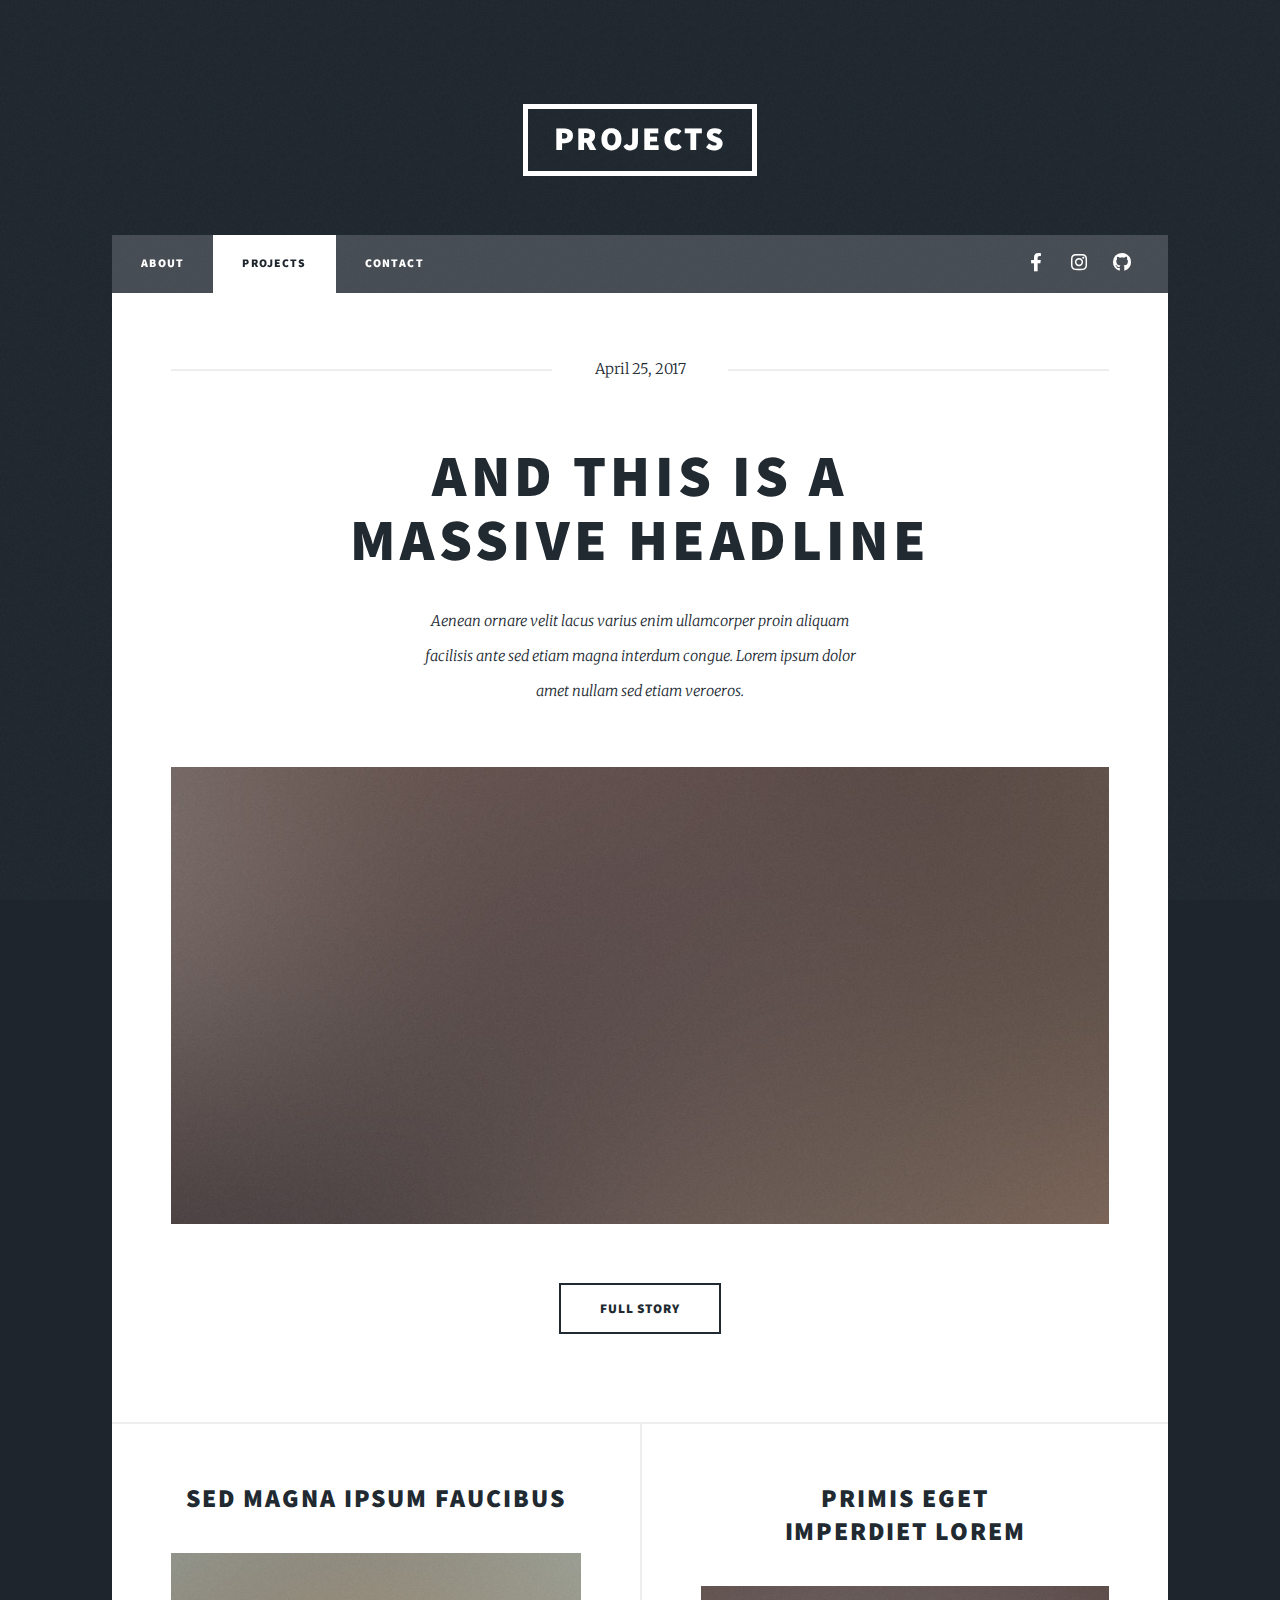
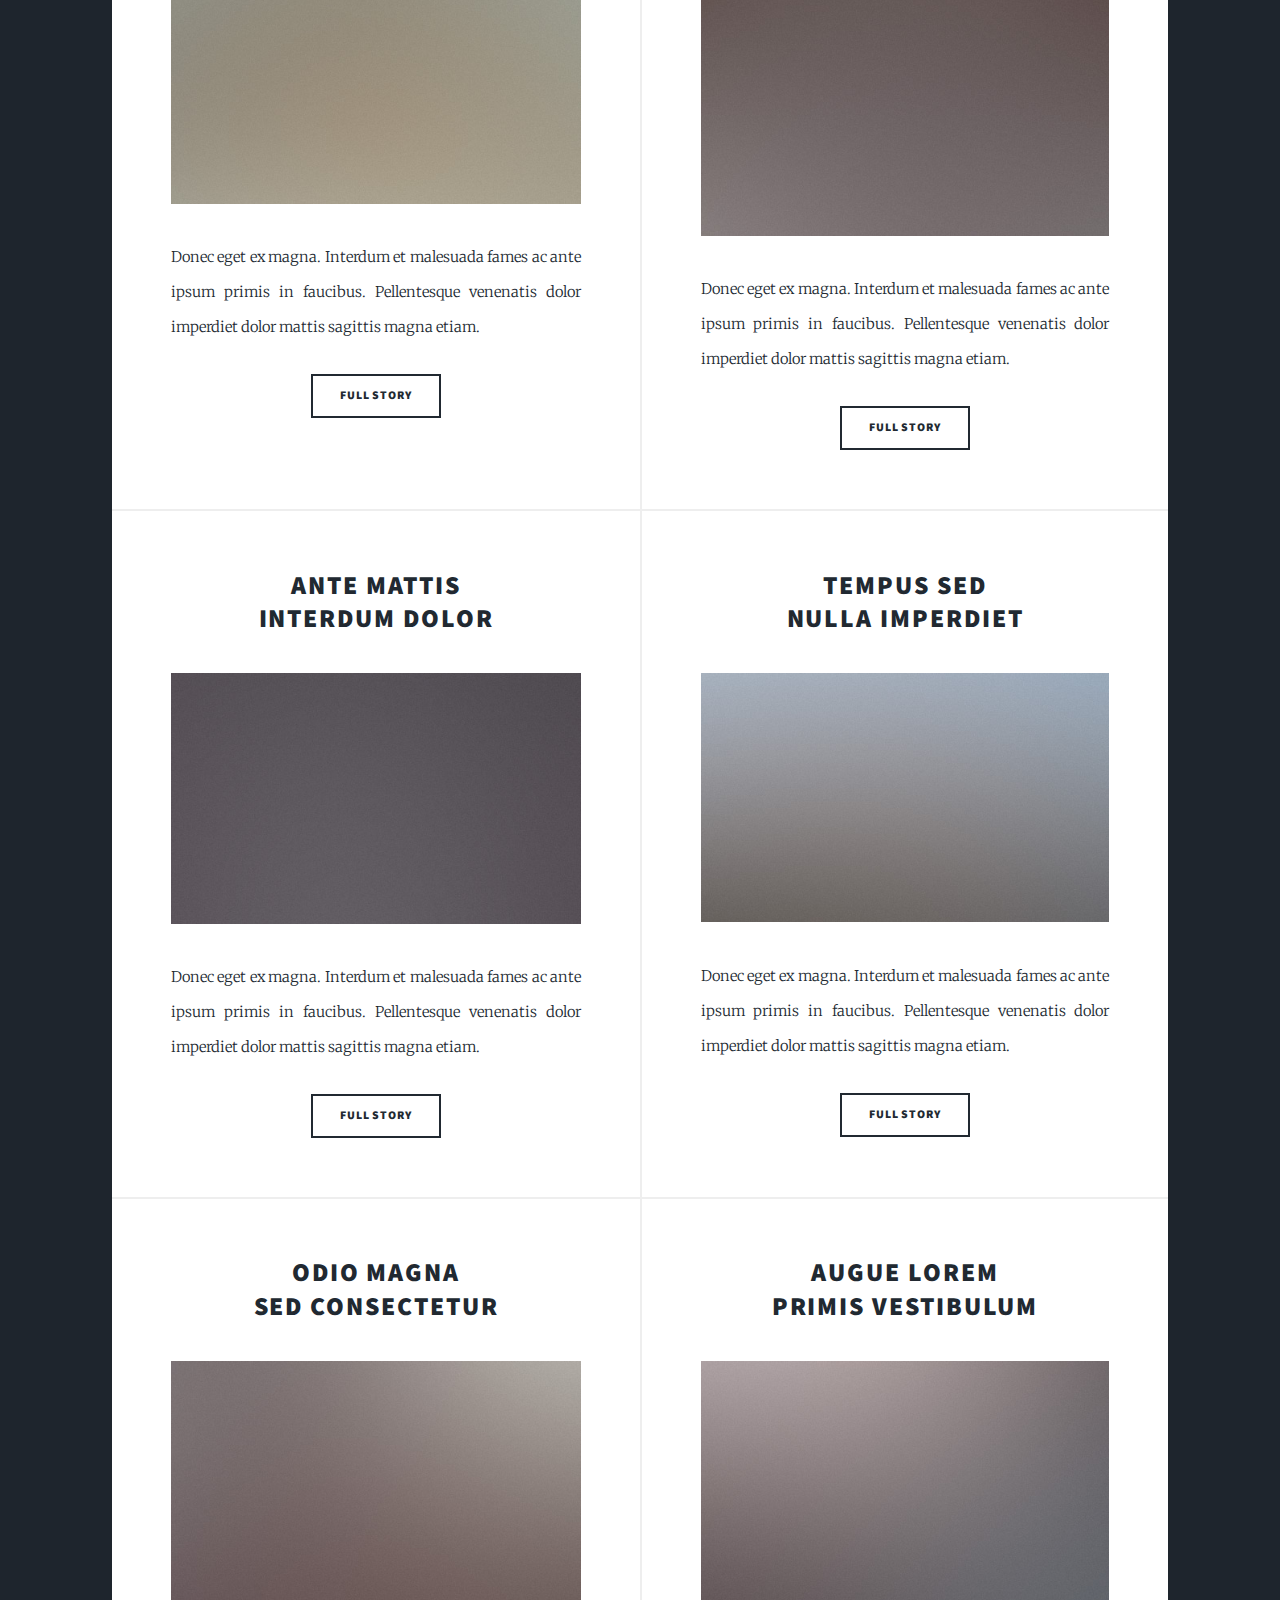
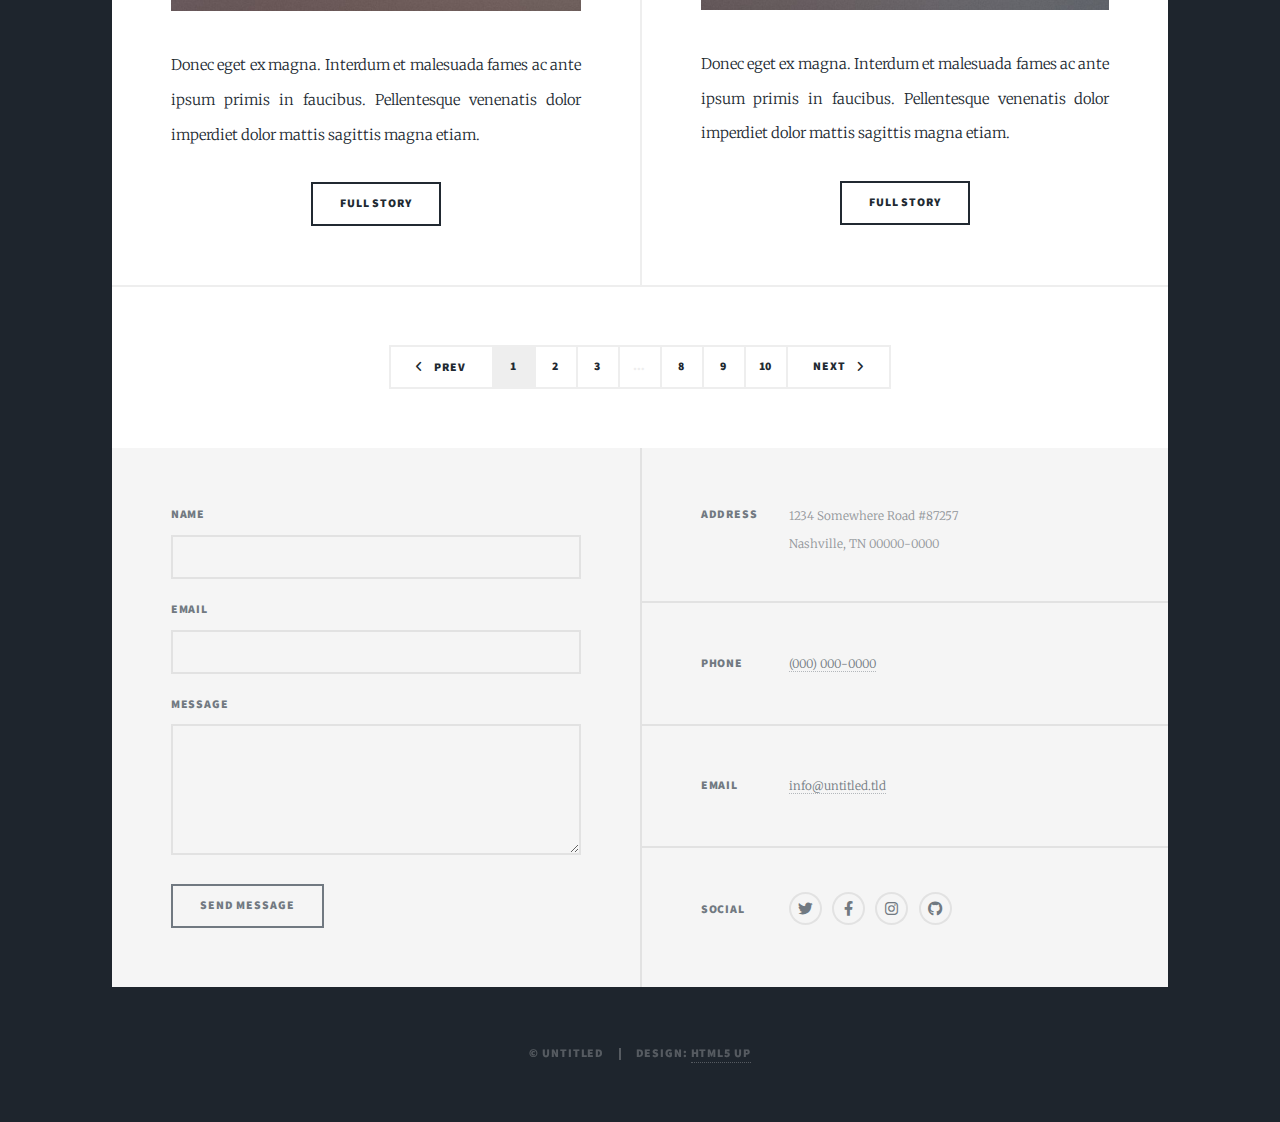
<file: generic.html>
<!DOCTYPE HTML>
<!--
	Massively by HTML5 UP
	html5up.net | @ajlkn
	Free for personal and commercial use under the CCA 3.0 license (html5up.net/license)
-->
<html>
	<head>
		<title>Projects</title>
		<meta charset="utf-8" />
		<meta name="viewport" content="width=device-width, initial-scale=1, user-scalable=no" />
		<link rel="stylesheet" href="assets/css/main.css" />
		<noscript><link rel="stylesheet" href="assets/css/noscript.css" /></noscript>
	</head>
	<body class="is-preload">

		<!-- Wrapper -->
			<div id="wrapper">

				<!-- Header -->
					<header id="header">
						<a href="index.html" class="logo">Projects</a>
					</header>

				<!-- Nav -->
					<nav id="nav">
						<ul class="links">
							<li><a href="index.html">About</a></li>
							<li class="active"><a href="generic.html">Projects</a></li>
							<li><a href="elements.html">Contact</a></li>
						</ul>
						<ul class="icons">
							<li><a href="#" class="icon brands fa-facebook-f"><span class="label">Facebook</span></a></li>
							<li><a href="#" class="icon brands fa-instagram"><span class="label">Instagram</span></a></li>
							<li><a href="https://github.com/sampreets3" class="icon brands fa-github"><span class="label">GitHub</span></a></li>
						</ul>
					</nav>

				<!-- Main -->
				<div id="main">

					<!-- Featured Post -->
						<article class="post featured">
							<header class="major">
								<span class="date">April 25, 2017</span>
								<h2><a href="#">And this is a<br />
								massive headline</a></h2>
								<p>Aenean ornare velit lacus varius enim ullamcorper proin aliquam<br />
								facilisis ante sed etiam magna interdum congue. Lorem ipsum dolor<br />
								amet nullam sed etiam veroeros.</p>
							</header>
							<a href="#" class="image main"><img src="images/pic01.jpg" alt="" /></a>
							<ul class="actions special">
								<li><a href="#" class="button large">Full Story</a></li>
							</ul>
						</article>

					<!-- Posts -->
						<section class="posts">
							<article>
								<header>
									<h2><a href="#">Sed magna ipsum faucibus</a></h2>
								</header>
								<a href="#" class="image fit"><img src="images/pic02.jpg" alt="" /></a>
								<p>Donec eget ex magna. Interdum et malesuada fames ac ante ipsum primis in faucibus. Pellentesque venenatis dolor imperdiet dolor mattis sagittis magna etiam.</p>
								<ul class="actions special">
									<li><a href="#" class="button">Full Story</a></li>
								</ul>
							</article>
							<article>
								<header>
									<h2><a href="#">Primis eget<br />
									imperdiet lorem</a></h2>
								</header>
								<a href="#" class="image fit"><img src="images/pic03.jpg" alt="" /></a>
								<p>Donec eget ex magna. Interdum et malesuada fames ac ante ipsum primis in faucibus. Pellentesque venenatis dolor imperdiet dolor mattis sagittis magna etiam.</p>
								<ul class="actions special">
									<li><a href="#" class="button">Full Story</a></li>
								</ul>
							</article>
							<article>
								<header>
									<h2><a href="#">Ante mattis<br />
									interdum dolor</a></h2>
								</header>
								<a href="#" class="image fit"><img src="images/pic04.jpg" alt="" /></a>
								<p>Donec eget ex magna. Interdum et malesuada fames ac ante ipsum primis in faucibus. Pellentesque venenatis dolor imperdiet dolor mattis sagittis magna etiam.</p>
								<ul class="actions special">
									<li><a href="#" class="button">Full Story</a></li>
								</ul>
							</article>
							<article>
								<header>
									<h2><a href="#">Tempus sed<br />
									nulla imperdiet</a></h2>
								</header>
								<a href="#" class="image fit"><img src="images/pic05.jpg" alt="" /></a>
								<p>Donec eget ex magna. Interdum et malesuada fames ac ante ipsum primis in faucibus. Pellentesque venenatis dolor imperdiet dolor mattis sagittis magna etiam.</p>
								<ul class="actions special">
									<li><a href="#" class="button">Full Story</a></li>
								</ul>
							</article>
							<article>
								<header>
									<h2><a href="#">Odio magna<br />
									sed consectetur</a></h2>
								</header>
								<a href="#" class="image fit"><img src="images/pic06.jpg" alt="" /></a>
								<p>Donec eget ex magna. Interdum et malesuada fames ac ante ipsum primis in faucibus. Pellentesque venenatis dolor imperdiet dolor mattis sagittis magna etiam.</p>
								<ul class="actions special">
									<li><a href="#" class="button">Full Story</a></li>
								</ul>
							</article>
							<article>
								<header>
									<h2><a href="#">Augue lorem<br />
									primis vestibulum</a></h2>
								</header>
								<a href="#" class="image fit"><img src="images/pic07.jpg" alt="" /></a>
								<p>Donec eget ex magna. Interdum et malesuada fames ac ante ipsum primis in faucibus. Pellentesque venenatis dolor imperdiet dolor mattis sagittis magna etiam.</p>
								<ul class="actions special">
									<li><a href="#" class="button">Full Story</a></li>
								</ul>
							</article>
						</section>

						<!-- Footer -->
						<footer>
							<div class="pagination">
								<a href="#" class="previous">Prev</a>
								<a href="#" class="page active">1</a>
								<a href="#" class="page">2</a>
								<a href="#" class="page">3</a>
								<span class="extra">&hellip;</span>
								<a href="#" class="page">8</a>
								<a href="#" class="page">9</a>
								<a href="#" class="page">10</a>
								<a href="#" class="next">Next</a>
							</div>
						</footer>

				</div>

				<!-- Footer -->
					<footer id="footer">
						<section>
							<form method="post" action="#">
								<div class="fields">
									<div class="field">
										<label for="name">Name</label>
										<input type="text" name="name" id="name" />
									</div>
									<div class="field">
										<label for="email">Email</label>
										<input type="text" name="email" id="email" />
									</div>
									<div class="field">
										<label for="message">Message</label>
										<textarea name="message" id="message" rows="3"></textarea>
									</div>
								</div>
								<ul class="actions">
									<li><input type="submit" value="Send Message" /></li>
								</ul>
							</form>
						</section>
						<section class="split contact">
							<section class="alt">
								<h3>Address</h3>
								<p>1234 Somewhere Road #87257<br />
								Nashville, TN 00000-0000</p>
							</section>
							<section>
								<h3>Phone</h3>
								<p><a href="#">(000) 000-0000</a></p>
							</section>
							<section>
								<h3>Email</h3>
								<p><a href="#">info@untitled.tld</a></p>
							</section>
							<section>
								<h3>Social</h3>
								<ul class="icons alt">
									<li><a href="#" class="icon brands alt fa-twitter"><span class="label">Twitter</span></a></li>
									<li><a href="#" class="icon brands alt fa-facebook-f"><span class="label">Facebook</span></a></li>
									<li><a href="#" class="icon brands alt fa-instagram"><span class="label">Instagram</span></a></li>
									<li><a href="#" class="icon brands alt fa-github"><span class="label">GitHub</span></a></li>
								</ul>
							</section>
						</section>
					</footer>

				<!-- Copyright -->
					<div id="copyright">
						<ul><li>&copy; Untitled</li><li>Design: <a href="https://html5up.net">HTML5 UP</a></li></ul>
					</div>

			</div>

		<!-- Scripts -->
			<script src="assets/js/jquery.min.js"></script>
			<script src="assets/js/jquery.scrollex.min.js"></script>
			<script src="assets/js/jquery.scrolly.min.js"></script>
			<script src="assets/js/browser.min.js"></script>
			<script src="assets/js/breakpoints.min.js"></script>
			<script src="assets/js/util.js"></script>
			<script src="assets/js/main.js"></script>

	</body>
</html>
</file>
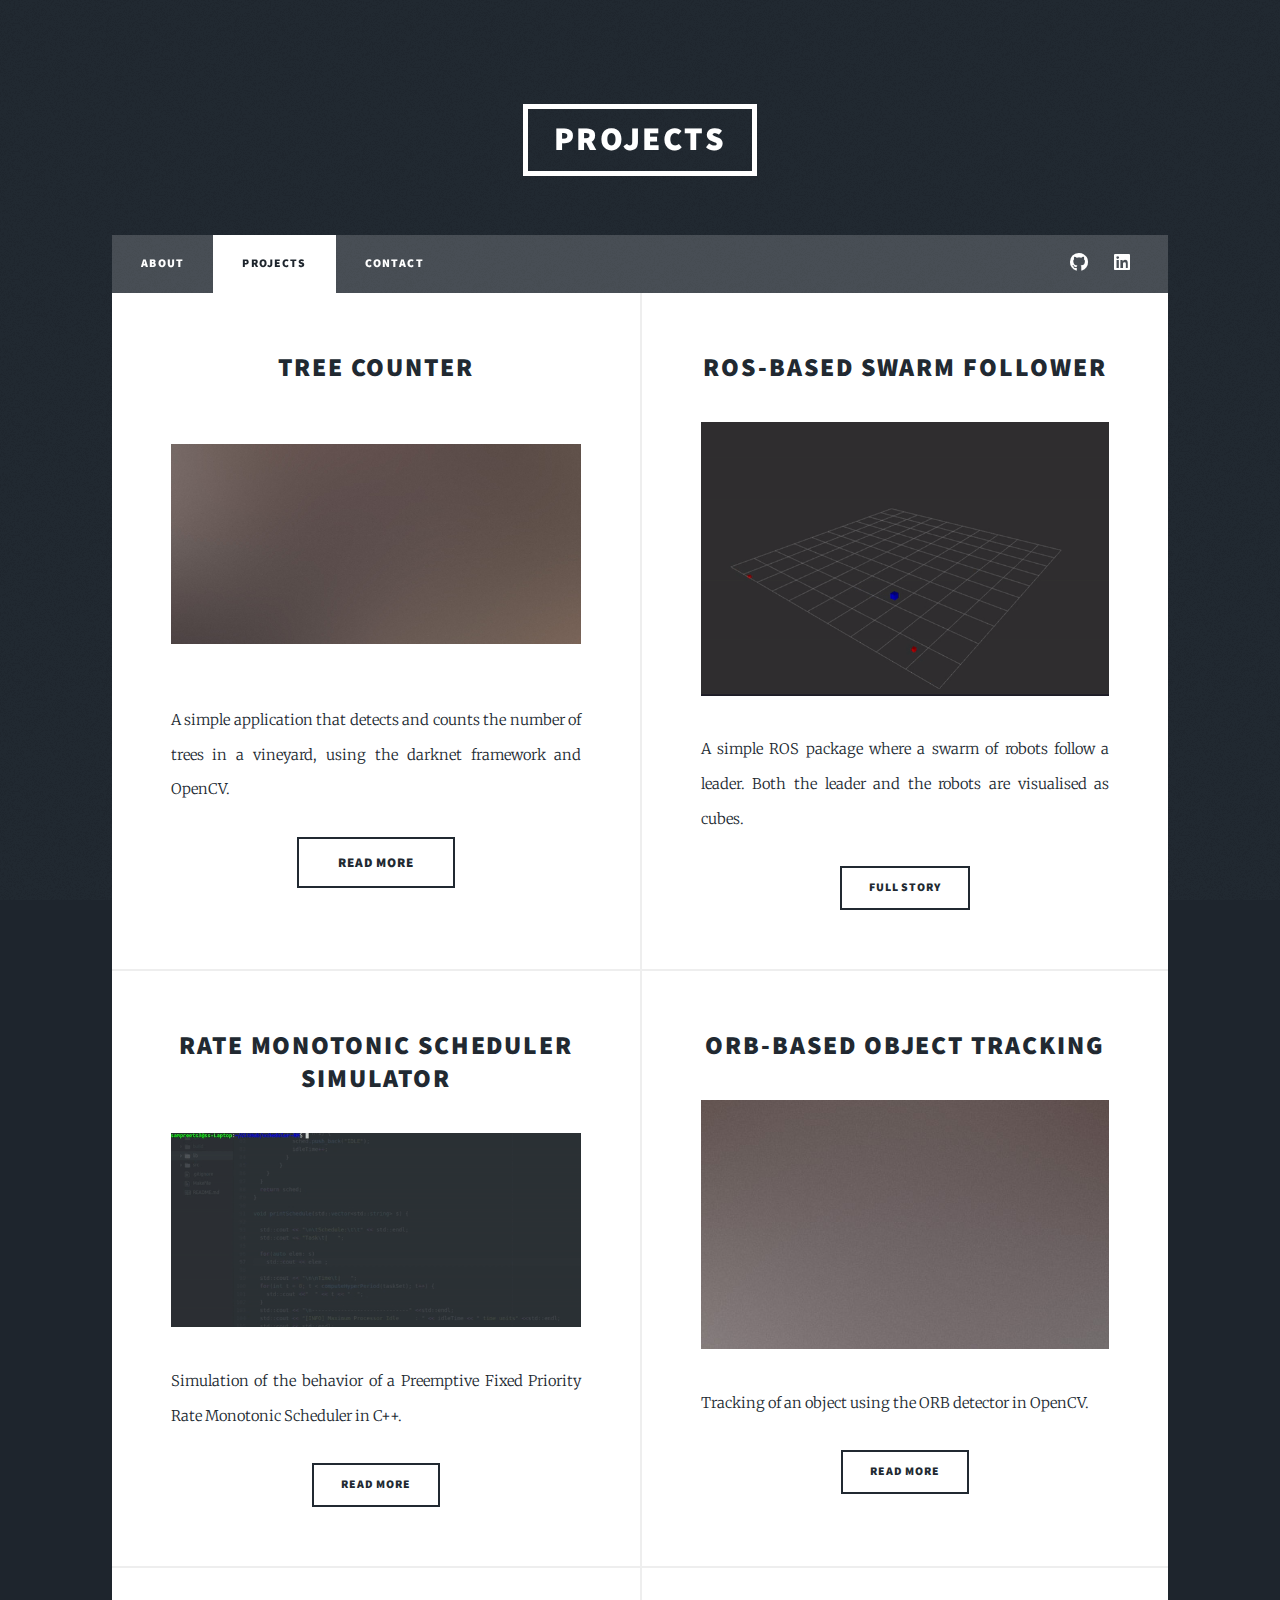
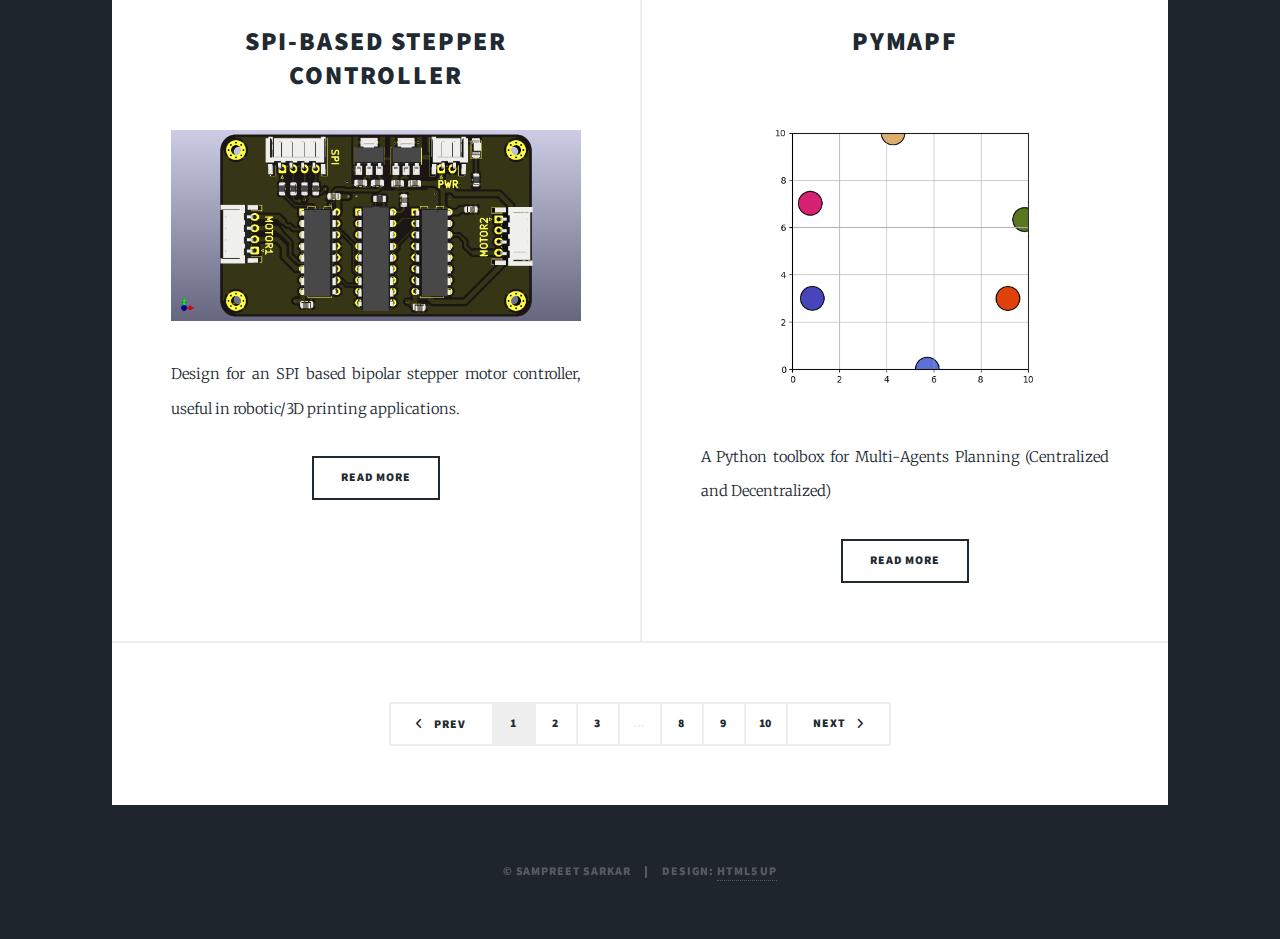
<file: projects.html>
<!DOCTYPE HTML>
<!--
	Massively by HTML5 UP
	html5up.net | @ajlkn
	Free for personal and commercial use under the CCA 3.0 license (html5up.net/license)
-->
<html>
	<head>
		<title>Projects | Sampreet Sarkar</title>
		<meta charset="utf-8" />
		<meta name="viewport" content="width=device-width, initial-scale=1, user-scalable=no" />
		<link rel="stylesheet" href="assets/css/main.css" />
		<link rel="shortcut icon" href="images/icon-robotics-64.png" type="image/x-icon" />
		<noscript><link rel="stylesheet" href="assets/css/noscript.css" /></noscript>
	</head>
	<body class="is-preload">

		<!-- Wrapper -->
			<div id="wrapper">

				<!-- Header -->
					<header id="header">
						<a href="index.html" class="logo">Projects</a>
					</header>

				<!-- Nav -->
					<nav id="nav">
						<ul class="links">
							<li><a href="index.html">About</a></li>
							<li class="active"><a href="projects.html">Projects</a></li>
							<li><a href="contact.html">Contact</a></li>
						</ul>
						<ul class="icons">
							<li><a href="https://github.com/sampreets3" class="icon brands fa-github"><span class="label">GitHub</span></a></li>
							<li><a href="https://linkedin.com/in/sampreets3" class="icon brands fa-linkedin"><span class="label">LinkedIn</span></a></li>
						</ul>
					</nav>

				<!-- Main -->
				<div id="main">

					<!-- Featured Post 
						<article class="post featured">
							<header class="major">
								<span class="date">April 25, 2017</span>
								<h2><a href="https://github.com/sampreets3/treecounter-ML">tree counter</a></h2>
								<p>A simple application that detects and counts the number of trees in a vineyard.<br />
									 Makes use of darknet and OpenCV.<br /></p>
							</header>
							<a href="#" class="image main"><img src="images/pic01.jpg" alt="" /></a>
							<ul class="actions special">
								<li><a href="https://github.com/sampreets3/treecounter-ML" class="button large">Read More</a></li>
							</ul>
						</article>
					-->

					<!-- Posts -->
						<section class="posts">
							<article>
								<header>
									<h2><a href="https://github.com/sampreets3/treecounter-ML">tree counter</a></h2>
								</header>
								<a href="#" class="image main"><img src="images/pic01.jpg" alt="" /></a>
								<p>A simple application that detects and counts the number of trees in a vineyard, using the darknet framework and OpenCV.</p>
								<ul class="actions special">
									<li><a href="https://github.com/sampreets3/treecounter-ML" class="button large">Read More</a></li>
								</ul>
							</article>
							<article>
								<header>
									<h2><a href="https://github.com/sampreets3/ROS-follower">ROS-based swarm follower</a></h2>
								</header>
								<a href="https://github.com/sampreets3/ROS-follower/blob/master/img/output.gif" class="image fit"><img src="images/screen-ros-follower.gif" alt="" /></a>
								<p>A simple ROS package where a swarm of robots follow a leader. Both the leader and the robots are visualised as cubes.</p>
								<ul class="actions special">
									<li><a href="https://github.com/sampreets3/ROS-follower" class="button">Full Story</a></li>
								</ul>
							</article>
							<article>
								<header>
									<h2><a href="#">Rate monotonic Scheduler simulator</a></h2>
								</header>
								<a href="https://github.com/sampreets3/scheduler-RM" class="image fit"><img src="images/screen-output-rm.gif" alt="" /></a>
								<p>Simulation of the behavior of a Preemptive Fixed Priority Rate Monotonic Scheduler in C++.</p>
								<ul class="actions special">
									<li><a href="https://github.com/sampreets3/scheduler-RM" class="button">Read More</a></li>
								</ul>
							</article>
							<article>
								<header>
									<h2><a href="https://github.com/sampreets3/orb-tracking">ORB-based object tracking</a></h2>
								</header>
								<a href="#" class="image fit"><img src="images/pic03.jpg" alt="" /></a>
								<p>Tracking of an object using the ORB detector in OpenCV.</p>
								<ul class="actions special">
									<li><a href="https://github.com/sampreets3/orb-tracking" class="button">Read More</a></li>
								</ul>
							</article>
							<article>
								<header>
									<h2><a href="https://github.com/sampreets3/spi-stepper-controller">SPI-based Stepper Controller<br />
									</a></h2>
								</header>
								<a href="#" class="image fit"><img src="images/motor-control-spi.png" alt="" /></a>
								<p>Design for an SPI based bipolar stepper motor controller, useful in robotic/3D printing applications.</p>
								<ul class="actions special">
									<li><a href="https://github.com/sampreets3/spi-stepper-controller" class="button">Read More</a></li>
								</ul>
							</article>
							<article>
								<header>
									<h2><a href="https://github.com/APLA-Toolbox/pymapf">pymapf<br /></a></h2>
								</header>
								<a href="https://github.com/APLA-Toolbox/pymapf" class="image fit"><img src="images/screen-pymapf.gif" alt="" /></a>
								<p>A Python toolbox for Multi-Agents Planning (Centralized and Decentralized) </p>
								<ul class="actions special">
									<li><a href="https://github.com/APLA-Toolbox/pymapf" class="button">Read More</a></li>
								</ul>
							</article>
						</section>

						<!-- Footer -->
						<footer>
							<div class="pagination">
								<a href="#" class="previous">Prev</a>
								<a href="#" class="page active">1</a>
								<a href="#" class="page">2</a>
								<a href="#" class="page">3</a>
								<span class="extra">&hellip;</span>
								<a href="#" class="page">8</a>
								<a href="#" class="page">9</a>
								<a href="#" class="page">10</a>
								<a href="#" class="next">Next</a>
							</div>
						</footer>

				</div>

				<!-- Copyright -->
					<div id="copyright">
						<ul><li>&copy; Sampreet Sarkar</li><li>Design: <a href="https://html5up.net">HTML5 UP</a></li></ul>
					</div>
			</div>

		<!-- Scripts -->
			<script src="assets/js/jquery.min.js"></script>
			<script src="assets/js/jquery.scrollex.min.js"></script>
			<script src="assets/js/jquery.scrolly.min.js"></script>
			<script src="assets/js/browser.min.js"></script>
			<script src="assets/js/breakpoints.min.js"></script>
			<script src="assets/js/util.js"></script>
			<script src="assets/js/main.js"></script>

	</body>
</html>
</file>
<file: assets/css/main.css>
@import url(fontawesome-all.min.css);
@import url("https://fonts.googleapis.com/css?family=Merriweather:300,700,300italic,700italic|Source+Sans+Pro:900");

/*
	Massively by HTML5 UP
	html5up.net | @ajlkn
	Free for personal and commercial use under the CCA 3.0 license (html5up.net/license)
*/

html, body, div, span, applet, object,
iframe, h1, h2, h3, h4, h5, h6, p, blockquote,
pre, a, abbr, acronym, address, big, cite,
code, del, dfn, em, img, ins, kbd, q, s, samp,
small, strike, strong, sub, sup, tt, var, b,
u, i, center, dl, dt, dd, ol, ul, li, fieldset,
form, label, legend, table, caption, tbody,
tfoot, thead, tr, th, td, article, aside,
canvas, details, embed, figure, figcaption,
footer, header, hgroup, menu, nav, output, ruby,
section, summary, time, mark, audio, video {
	margin: 0;
	padding: 0;
	border: 0;
	font-size: 100%;
	font: inherit;
	vertical-align: baseline;}

article, aside, details, figcaption, figure,
footer, header, hgroup, menu, nav, section {
	display: block;}

body {
	line-height: 1;
}

ol, ul {
	list-style: none;
}

blockquote, q {
	quotes: none;
}

	blockquote:before, blockquote:after, q:before, q:after {
		content: '';
		content: none;
	}

table {
	border-collapse: collapse;
	border-spacing: 0;
}

body {
	-webkit-text-size-adjust: none;
}

mark {
	background-color: transparent;
	color: inherit;
}

input::-moz-focus-inner {
	border: 0;
	padding: 0;
}

input, select, textarea {
	-moz-appearance: none;
	-webkit-appearance: none;
	-ms-appearance: none;
	appearance: none;
}

/* Basic */

	@-ms-viewport {
		width: device-width;
	}

	body {
		-ms-overflow-style: scrollbar;
	}

	@media screen and (max-width: 480px) {

		html, body {
			min-width: 320px;
		}

	}

	html {
		box-sizing: border-box;
	}

	*, *:before, *:after {
		box-sizing: inherit;
	}

	body {
		background-color: #1e252d;
	}

		body.is-preload *, body.is-preload *:before, body.is-preload *:after {
			-moz-animation: none !important;
			-webkit-animation: none !important;
			-ms-animation: none !important;
			animation: none !important;
			-moz-transition: none !important;
			-webkit-transition: none !important;
			-ms-transition: none !important;
			transition: none !important;
		}

/* Type */

	html {
		font-size: 16pt;
	}

		@media screen and (max-width: 1680px) {

			html {
				font-size: 12pt;
			}

		}

		@media screen and (max-width: 1280px) {

			html {
				font-size: 11pt;
			}

		}

		@media screen and (max-width: 360px) {

			html {
				font-size: 10pt;
			}

		}

	body {
		color: #212931;
	}

	body, input, select, textarea {
		font-family: "Merriweather", Georgia, serif;
		font-weight: 300;
		font-size: 1rem;
		line-height: 2.375;
	}

	a {
		-moz-transition: color 0.2s ease-in-out, background-color 0.2s ease-in-out, border-color 0.2s ease-in-out, box-shadow 0.2s ease-in-out;
		-webkit-transition: color 0.2s ease-in-out, background-color 0.2s ease-in-out, border-color 0.2s ease-in-out, box-shadow 0.2s ease-in-out;
		-ms-transition: color 0.2s ease-in-out, background-color 0.2s ease-in-out, border-color 0.2s ease-in-out, box-shadow 0.2s ease-in-out;
		transition: color 0.2s ease-in-out, background-color 0.2s ease-in-out, border-color 0.2s ease-in-out, box-shadow 0.2s ease-in-out;
		border-bottom: dotted 1px;
		text-decoration: none;
	}

		a:hover {
			border-bottom-color: transparent;
		}

	strong, b {
		font-weight: 600;
	}

	em, i {
		font-style: italic;
	}

	p {
		text-align: justify;
		margin: 0 0 2rem 0;
	}

	h1, h2, h3, h4, h5, h6 {
		font-family: "Source Sans Pro", Helvetica, sans-serif;
		font-weight: 900;
		line-height: 1.5;
		letter-spacing: 0.075em;
		text-transform: uppercase;
		margin: 0 0 1rem 0;
	}

		h1 a, h2 a, h3 a, h4 a, h5 a, h6 a {
			border-bottom: 0;
			color: inherit;
			text-decoration: none;
		}

	h1 {
		font-size: 4rem;
		line-height: 1.1;
		margin: 0 0 2rem 0;
	}

	h2 {
		font-size: 1.75rem;
		line-height: 1.3;
		margin: 0 0 1.5rem 0;
	}

	h3 {
		font-size: 1.25rem;
		margin: 0 0 1.5rem 0;
	}

	h4 {
		font-size: 1rem;
	}

	h5 {
		font-size: 0.9rem;
	}

	h6 {
		font-size: 0.8rem;
	}

	sub {
		font-size: 0.8rem;
		position: relative;
		top: 0.5rem;
	}

	sup {
		font-size: 0.8rem;
		position: relative;
		top: -0.5rem;
	}

	blockquote {
		border-left: solid 4px;
		font-style: italic;
		margin: 0 0 2rem 0;
		padding: 0.5rem 0 0.5rem 2rem;
	}

	code {
		border: solid 2px;
		font-family: "Courier New", monospace;
		font-size: 0.9rem;
		margin: 0 0.25rem;
		padding: 0.25rem 0.65rem;
	}

	pre {
		-webkit-overflow-scrolling: touch;
		font-family: "Courier New", monospace;
		font-size: 0.9rem;
		margin: 0 0 2rem 0;
	}

		pre code {
			display: block;
			line-height: 1.75;
			padding: 1rem 1.5rem;
			overflow-x: auto;
		}

	hr {
		border: 0;
		border-bottom: solid 2px;
		margin: 3rem 0;
	}

		hr.major {
			margin: 5rem 0;
		}

	.align-left {
		text-align: left;
	}

	.align-center {
		text-align: center;
	}

	.align-right {
		text-align: right;
	}

	input, select, textarea {
		color: #212931;
	}

	a {
		color: #212931;
		border-bottom-color: rgba(33, 41, 49, 0.5);
	}

		a:hover {
			border-bottom-color: transparent;
			color: #18bfef !important;
		}

	strong, b {
		color: #212931;
	}

	h1, h2, h3, h4, h5, h6 {
		color: #212931;
	}

	blockquote {
		border-left-color: #eeeeee;
	}

	code {
		background: rgba(220, 220, 220, 0.25);
		border-color: #eeeeee;
	}

	hr {
		border-bottom-color: #eeeeee;
	}

/* Row */

	.row {
		display: flex;
		flex-wrap: wrap;
		box-sizing: border-box;
		align-items: stretch;
	}

		.row > * {
			box-sizing: border-box;
		}

		.row.gtr-uniform > * > :last-child {
			margin-bottom: 0;
		}

		.row.aln-left {
			justify-content: flex-start;
		}

		.row.aln-center {
			justify-content: center;
		}

		.row.aln-right {
			justify-content: flex-end;
		}

		.row.aln-top {
			align-items: flex-start;
		}

		.row.aln-middle {
			align-items: center;
		}

		.row.aln-bottom {
			align-items: flex-end;
		}

		.row > .imp {
			order: -1;
		}

		.row > .col-1 {
			width: 8.33333%;
		}

		.row > .off-1 {
			margin-left: 8.33333%;
		}

		.row > .col-2 {
			width: 16.66667%;
		}

		.row > .off-2 {
			margin-left: 16.66667%;
		}

		.row > .col-3 {
			width: 25%;
		}

		.row > .off-3 {
			margin-left: 25%;
		}

		.row > .col-4 {
			width: 33.33333%;
		}

		.row > .off-4 {
			margin-left: 33.33333%;
		}

		.row > .col-5 {
			width: 41.66667%;
		}

		.row > .off-5 {
			margin-left: 41.66667%;
		}

		.row > .col-6 {
			width: 50%;
		}

		.row > .off-6 {
			margin-left: 50%;
		}

		.row > .col-7 {
			width: 58.33333%;
		}

		.row > .off-7 {
			margin-left: 58.33333%;
		}

		.row > .col-8 {
			width: 66.66667%;
		}

		.row > .off-8 {
			margin-left: 66.66667%;
		}

		.row > .col-9 {
			width: 75%;
		}

		.row > .off-9 {
			margin-left: 75%;
		}

		.row > .col-10 {
			width: 83.33333%;
		}

		.row > .off-10 {
			margin-left: 83.33333%;
		}

		.row > .col-11 {
			width: 91.66667%;
		}

		.row > .off-11 {
			margin-left: 91.66667%;
		}

		.row > .col-12 {
			width: 100%;
		}

		.row > .off-12 {
			margin-left: 100%;
		}

		.row.gtr-0 {
			margin-top: 0;
			margin-left: 0rem;
		}

			.row.gtr-0 > * {
				padding: 0 0 0 0rem;
			}

			.row.gtr-0.gtr-uniform {
				margin-top: 0rem;
			}

				.row.gtr-0.gtr-uniform > * {
					padding-top: 0rem;
				}

		.row.gtr-25 {
			margin-top: 0;
			margin-left: -0.375rem;
		}

			.row.gtr-25 > * {
				padding: 0 0 0 0.375rem;
			}

			.row.gtr-25.gtr-uniform {
				margin-top: -0.375rem;
			}

				.row.gtr-25.gtr-uniform > * {
					padding-top: 0.375rem;
				}

		.row.gtr-50 {
			margin-top: 0;
			margin-left: -0.75rem;
		}

			.row.gtr-50 > * {
				padding: 0 0 0 0.75rem;
			}

			.row.gtr-50.gtr-uniform {
				margin-top: -0.75rem;
			}

				.row.gtr-50.gtr-uniform > * {
					padding-top: 0.75rem;
				}

		.row {
			margin-top: 0;
			margin-left: -1.5rem;
		}

			.row > * {
				padding: 0 0 0 1.5rem;
			}

			.row.gtr-uniform {
				margin-top: -1.5rem;
			}

				.row.gtr-uniform > * {
					padding-top: 1.5rem;
				}

		.row.gtr-150 {
			margin-top: 0;
			margin-left: -2.25rem;
		}

			.row.gtr-150 > * {
				padding: 0 0 0 2.25rem;
			}

			.row.gtr-150.gtr-uniform {
				margin-top: -2.25rem;
			}

				.row.gtr-150.gtr-uniform > * {
					padding-top: 2.25rem;
				}

		.row.gtr-200 {
			margin-top: 0;
			margin-left: -3rem;
		}

			.row.gtr-200 > * {
				padding: 0 0 0 3rem;
			}

			.row.gtr-200.gtr-uniform {
				margin-top: -3rem;
			}

				.row.gtr-200.gtr-uniform > * {
					padding-top: 3rem;
				}

		@media screen and (max-width: 1680px) {

			.row {
				display: flex;
				flex-wrap: wrap;
				box-sizing: border-box;
				align-items: stretch;
			}

				.row > * {
					box-sizing: border-box;
				}

				.row.gtr-uniform > * > :last-child {
					margin-bottom: 0;
				}

				.row.aln-left {
					justify-content: flex-start;
				}

				.row.aln-center {
					justify-content: center;
				}

				.row.aln-right {
					justify-content: flex-end;
				}

				.row.aln-top {
					align-items: flex-start;
				}

				.row.aln-middle {
					align-items: center;
				}

				.row.aln-bottom {
					align-items: flex-end;
				}

				.row > .imp-xlarge {
					order: -1;
				}

				.row > .col-1-xlarge {
					width: 8.33333%;
				}

				.row > .off-1-xlarge {
					margin-left: 8.33333%;
				}

				.row > .col-2-xlarge {
					width: 16.66667%;
				}

				.row > .off-2-xlarge {
					margin-left: 16.66667%;
				}

				.row > .col-3-xlarge {
					width: 25%;
				}

				.row > .off-3-xlarge {
					margin-left: 25%;
				}

				.row > .col-4-xlarge {
					width: 33.33333%;
				}

				.row > .off-4-xlarge {
					margin-left: 33.33333%;
				}

				.row > .col-5-xlarge {
					width: 41.66667%;
				}

				.row > .off-5-xlarge {
					margin-left: 41.66667%;
				}

				.row > .col-6-xlarge {
					width: 50%;
				}

				.row > .off-6-xlarge {
					margin-left: 50%;
				}

				.row > .col-7-xlarge {
					width: 58.33333%;
				}

				.row > .off-7-xlarge {
					margin-left: 58.33333%;
				}

				.row > .col-8-xlarge {
					width: 66.66667%;
				}

				.row > .off-8-xlarge {
					margin-left: 66.66667%;
				}

				.row > .col-9-xlarge {
					width: 75%;
				}

				.row > .off-9-xlarge {
					margin-left: 75%;
				}

				.row > .col-10-xlarge {
					width: 83.33333%;
				}

				.row > .off-10-xlarge {
					margin-left: 83.33333%;
				}

				.row > .col-11-xlarge {
					width: 91.66667%;
				}

				.row > .off-11-xlarge {
					margin-left: 91.66667%;
				}

				.row > .col-12-xlarge {
					width: 100%;
				}

				.row > .off-12-xlarge {
					margin-left: 100%;
				}

				.row.gtr-0 {
					margin-top: 0;
					margin-left: 0rem;
				}

					.row.gtr-0 > * {
						padding: 0 0 0 0rem;
					}

					.row.gtr-0.gtr-uniform {
						margin-top: 0rem;
					}

						.row.gtr-0.gtr-uniform > * {
							padding-top: 0rem;
						}

				.row.gtr-25 {
					margin-top: 0;
					margin-left: -0.375rem;
				}

					.row.gtr-25 > * {
						padding: 0 0 0 0.375rem;
					}

					.row.gtr-25.gtr-uniform {
						margin-top: -0.375rem;
					}

						.row.gtr-25.gtr-uniform > * {
							padding-top: 0.375rem;
						}

				.row.gtr-50 {
					margin-top: 0;
					margin-left: -0.75rem;
				}

					.row.gtr-50 > * {
						padding: 0 0 0 0.75rem;
					}

					.row.gtr-50.gtr-uniform {
						margin-top: -0.75rem;
					}

						.row.gtr-50.gtr-uniform > * {
							padding-top: 0.75rem;
						}

				.row {
					margin-top: 0;
					margin-left: -1.5rem;
				}

					.row > * {
						padding: 0 0 0 1.5rem;
					}

					.row.gtr-uniform {
						margin-top: -1.5rem;
					}

						.row.gtr-uniform > * {
							padding-top: 1.5rem;
						}

				.row.gtr-150 {
					margin-top: 0;
					margin-left: -2.25rem;
				}

					.row.gtr-150 > * {
						padding: 0 0 0 2.25rem;
					}

					.row.gtr-150.gtr-uniform {
						margin-top: -2.25rem;
					}

						.row.gtr-150.gtr-uniform > * {
							padding-top: 2.25rem;
						}

				.row.gtr-200 {
					margin-top: 0;
					margin-left: -3rem;
				}

					.row.gtr-200 > * {
						padding: 0 0 0 3rem;
					}

					.row.gtr-200.gtr-uniform {
						margin-top: -3rem;
					}

						.row.gtr-200.gtr-uniform > * {
							padding-top: 3rem;
						}

		}

		@media screen and (max-width: 1280px) {

			.row {
				display: flex;
				flex-wrap: wrap;
				box-sizing: border-box;
				align-items: stretch;
			}

				.row > * {
					box-sizing: border-box;
				}

				.row.gtr-uniform > * > :last-child {
					margin-bottom: 0;
				}

				.row.aln-left {
					justify-content: flex-start;
				}

				.row.aln-center {
					justify-content: center;
				}

				.row.aln-right {
					justify-content: flex-end;
				}

				.row.aln-top {
					align-items: flex-start;
				}

				.row.aln-middle {
					align-items: center;
				}

				.row.aln-bottom {
					align-items: flex-end;
				}

				.row > .imp-large {
					order: -1;
				}

				.row > .col-1-large {
					width: 8.33333%;
				}

				.row > .off-1-large {
					margin-left: 8.33333%;
				}

				.row > .col-2-large {
					width: 16.66667%;
				}

				.row > .off-2-large {
					margin-left: 16.66667%;
				}

				.row > .col-3-large {
					width: 25%;
				}

				.row > .off-3-large {
					margin-left: 25%;
				}

				.row > .col-4-large {
					width: 33.33333%;
				}

				.row > .off-4-large {
					margin-left: 33.33333%;
				}

				.row > .col-5-large {
					width: 41.66667%;
				}

				.row > .off-5-large {
					margin-left: 41.66667%;
				}

				.row > .col-6-large {
					width: 50%;
				}

				.row > .off-6-large {
					margin-left: 50%;
				}

				.row > .col-7-large {
					width: 58.33333%;
				}

				.row > .off-7-large {
					margin-left: 58.33333%;
				}

				.row > .col-8-large {
					width: 66.66667%;
				}

				.row > .off-8-large {
					margin-left: 66.66667%;
				}

				.row > .col-9-large {
					width: 75%;
				}

				.row > .off-9-large {
					margin-left: 75%;
				}

				.row > .col-10-large {
					width: 83.33333%;
				}

				.row > .off-10-large {
					margin-left: 83.33333%;
				}

				.row > .col-11-large {
					width: 91.66667%;
				}

				.row > .off-11-large {
					margin-left: 91.66667%;
				}

				.row > .col-12-large {
					width: 100%;
				}

				.row > .off-12-large {
					margin-left: 100%;
				}

				.row.gtr-0 {
					margin-top: 0;
					margin-left: 0rem;
				}

					.row.gtr-0 > * {
						padding: 0 0 0 0rem;
					}

					.row.gtr-0.gtr-uniform {
						margin-top: 0rem;
					}

						.row.gtr-0.gtr-uniform > * {
							padding-top: 0rem;
						}

				.row.gtr-25 {
					margin-top: 0;
					margin-left: -0.375rem;
				}

					.row.gtr-25 > * {
						padding: 0 0 0 0.375rem;
					}

					.row.gtr-25.gtr-uniform {
						margin-top: -0.375rem;
					}

						.row.gtr-25.gtr-uniform > * {
							padding-top: 0.375rem;
						}

				.row.gtr-50 {
					margin-top: 0;
					margin-left: -0.75rem;
				}

					.row.gtr-50 > * {
						padding: 0 0 0 0.75rem;
					}

					.row.gtr-50.gtr-uniform {
						margin-top: -0.75rem;
					}

						.row.gtr-50.gtr-uniform > * {
							padding-top: 0.75rem;
						}

				.row {
					margin-top: 0;
					margin-left: -1.5rem;
				}

					.row > * {
						padding: 0 0 0 1.5rem;
					}

					.row.gtr-uniform {
						margin-top: -1.5rem;
					}

						.row.gtr-uniform > * {
							padding-top: 1.5rem;
						}

				.row.gtr-150 {
					margin-top: 0;
					margin-left: -2.25rem;
				}

					.row.gtr-150 > * {
						padding: 0 0 0 2.25rem;
					}

					.row.gtr-150.gtr-uniform {
						margin-top: -2.25rem;
					}

						.row.gtr-150.gtr-uniform > * {
							padding-top: 2.25rem;
						}

				.row.gtr-200 {
					margin-top: 0;
					margin-left: -3rem;
				}

					.row.gtr-200 > * {
						padding: 0 0 0 3rem;
					}

					.row.gtr-200.gtr-uniform {
						margin-top: -3rem;
					}

						.row.gtr-200.gtr-uniform > * {
							padding-top: 3rem;
						}

		}

		@media screen and (max-width: 980px) {

			.row {
				display: flex;
				flex-wrap: wrap;
				box-sizing: border-box;
				align-items: stretch;
			}

				.row > * {
					box-sizing: border-box;
				}

				.row.gtr-uniform > * > :last-child {
					margin-bottom: 0;
				}

				.row.aln-left {
					justify-content: flex-start;
				}

				.row.aln-center {
					justify-content: center;
				}

				.row.aln-right {
					justify-content: flex-end;
				}

				.row.aln-top {
					align-items: flex-start;
				}

				.row.aln-middle {
					align-items: center;
				}

				.row.aln-bottom {
					align-items: flex-end;
				}

				.row > .imp-medium {
					order: -1;
				}

				.row > .col-1-medium {
					width: 8.33333%;
				}

				.row > .off-1-medium {
					margin-left: 8.33333%;
				}

				.row > .col-2-medium {
					width: 16.66667%;
				}

				.row > .off-2-medium {
					margin-left: 16.66667%;
				}

				.row > .col-3-medium {
					width: 25%;
				}

				.row > .off-3-medium {
					margin-left: 25%;
				}

				.row > .col-4-medium {
					width: 33.33333%;
				}

				.row > .off-4-medium {
					margin-left: 33.33333%;
				}

				.row > .col-5-medium {
					width: 41.66667%;
				}

				.row > .off-5-medium {
					margin-left: 41.66667%;
				}

				.row > .col-6-medium {
					width: 50%;
				}

				.row > .off-6-medium {
					margin-left: 50%;
				}

				.row > .col-7-medium {
					width: 58.33333%;
				}

				.row > .off-7-medium {
					margin-left: 58.33333%;
				}

				.row > .col-8-medium {
					width: 66.66667%;
				}

				.row > .off-8-medium {
					margin-left: 66.66667%;
				}

				.row > .col-9-medium {
					width: 75%;
				}

				.row > .off-9-medium {
					margin-left: 75%;
				}

				.row > .col-10-medium {
					width: 83.33333%;
				}

				.row > .off-10-medium {
					margin-left: 83.33333%;
				}

				.row > .col-11-medium {
					width: 91.66667%;
				}

				.row > .off-11-medium {
					margin-left: 91.66667%;
				}

				.row > .col-12-medium {
					width: 100%;
				}

				.row > .off-12-medium {
					margin-left: 100%;
				}

				.row.gtr-0 {
					margin-top: 0;
					margin-left: 0rem;
				}

					.row.gtr-0 > * {
						padding: 0 0 0 0rem;
					}

					.row.gtr-0.gtr-uniform {
						margin-top: 0rem;
					}

						.row.gtr-0.gtr-uniform > * {
							padding-top: 0rem;
						}

				.row.gtr-25 {
					margin-top: 0;
					margin-left: -0.375rem;
				}

					.row.gtr-25 > * {
						padding: 0 0 0 0.375rem;
					}

					.row.gtr-25.gtr-uniform {
						margin-top: -0.375rem;
					}

						.row.gtr-25.gtr-uniform > * {
							padding-top: 0.375rem;
						}

				.row.gtr-50 {
					margin-top: 0;
					margin-left: -0.75rem;
				}

					.row.gtr-50 > * {
						padding: 0 0 0 0.75rem;
					}

					.row.gtr-50.gtr-uniform {
						margin-top: -0.75rem;
					}

						.row.gtr-50.gtr-uniform > * {
							padding-top: 0.75rem;
						}

				.row {
					margin-top: 0;
					margin-left: -1.5rem;
				}

					.row > * {
						padding: 0 0 0 1.5rem;
					}

					.row.gtr-uniform {
						margin-top: -1.5rem;
					}

						.row.gtr-uniform > * {
							padding-top: 1.5rem;
						}

				.row.gtr-150 {
					margin-top: 0;
					margin-left: -2.25rem;
				}

					.row.gtr-150 > * {
						padding: 0 0 0 2.25rem;
					}

					.row.gtr-150.gtr-uniform {
						margin-top: -2.25rem;
					}

						.row.gtr-150.gtr-uniform > * {
							padding-top: 2.25rem;
						}

				.row.gtr-200 {
					margin-top: 0;
					margin-left: -3rem;
				}

					.row.gtr-200 > * {
						padding: 0 0 0 3rem;
					}

					.row.gtr-200.gtr-uniform {
						margin-top: -3rem;
					}

						.row.gtr-200.gtr-uniform > * {
							padding-top: 3rem;
						}

		}

		@media screen and (max-width: 736px) {

			.row {
				display: flex;
				flex-wrap: wrap;
				box-sizing: border-box;
				align-items: stretch;
			}

				.row > * {
					box-sizing: border-box;
				}

				.row.gtr-uniform > * > :last-child {
					margin-bottom: 0;
				}

				.row.aln-left {
					justify-content: flex-start;
				}

				.row.aln-center {
					justify-content: center;
				}

				.row.aln-right {
					justify-content: flex-end;
				}

				.row.aln-top {
					align-items: flex-start;
				}

				.row.aln-middle {
					align-items: center;
				}

				.row.aln-bottom {
					align-items: flex-end;
				}

				.row > .imp-small {
					order: -1;
				}

				.row > .col-1-small {
					width: 8.33333%;
				}

				.row > .off-1-small {
					margin-left: 8.33333%;
				}

				.row > .col-2-small {
					width: 16.66667%;
				}

				.row > .off-2-small {
					margin-left: 16.66667%;
				}

				.row > .col-3-small {
					width: 25%;
				}

				.row > .off-3-small {
					margin-left: 25%;
				}

				.row > .col-4-small {
					width: 33.33333%;
				}

				.row > .off-4-small {
					margin-left: 33.33333%;
				}

				.row > .col-5-small {
					width: 41.66667%;
				}

				.row > .off-5-small {
					margin-left: 41.66667%;
				}

				.row > .col-6-small {
					width: 50%;
				}

				.row > .off-6-small {
					margin-left: 50%;
				}

				.row > .col-7-small {
					width: 58.33333%;
				}

				.row > .off-7-small {
					margin-left: 58.33333%;
				}

				.row > .col-8-small {
					width: 66.66667%;
				}

				.row > .off-8-small {
					margin-left: 66.66667%;
				}

				.row > .col-9-small {
					width: 75%;
				}

				.row > .off-9-small {
					margin-left: 75%;
				}

				.row > .col-10-small {
					width: 83.33333%;
				}

				.row > .off-10-small {
					margin-left: 83.33333%;
				}

				.row > .col-11-small {
					width: 91.66667%;
				}

				.row > .off-11-small {
					margin-left: 91.66667%;
				}

				.row > .col-12-small {
					width: 100%;
				}

				.row > .off-12-small {
					margin-left: 100%;
				}

				.row.gtr-0 {
					margin-top: 0;
					margin-left: 0rem;
				}

					.row.gtr-0 > * {
						padding: 0 0 0 0rem;
					}

					.row.gtr-0.gtr-uniform {
						margin-top: 0rem;
					}

						.row.gtr-0.gtr-uniform > * {
							padding-top: 0rem;
						}

				.row.gtr-25 {
					margin-top: 0;
					margin-left: -0.375rem;
				}

					.row.gtr-25 > * {
						padding: 0 0 0 0.375rem;
					}

					.row.gtr-25.gtr-uniform {
						margin-top: -0.375rem;
					}

						.row.gtr-25.gtr-uniform > * {
							padding-top: 0.375rem;
						}

				.row.gtr-50 {
					margin-top: 0;
					margin-left: -0.75rem;
				}

					.row.gtr-50 > * {
						padding: 0 0 0 0.75rem;
					}

					.row.gtr-50.gtr-uniform {
						margin-top: -0.75rem;
					}

						.row.gtr-50.gtr-uniform > * {
							padding-top: 0.75rem;
						}

				.row {
					margin-top: 0;
					margin-left: -1.5rem;
				}

					.row > * {
						padding: 0 0 0 1.5rem;
					}

					.row.gtr-uniform {
						margin-top: -1.5rem;
					}

						.row.gtr-uniform > * {
							padding-top: 1.5rem;
						}

				.row.gtr-150 {
					margin-top: 0;
					margin-left: -2.25rem;
				}

					.row.gtr-150 > * {
						padding: 0 0 0 2.25rem;
					}

					.row.gtr-150.gtr-uniform {
						margin-top: -2.25rem;
					}

						.row.gtr-150.gtr-uniform > * {
							padding-top: 2.25rem;
						}

				.row.gtr-200 {
					margin-top: 0;
					margin-left: -3rem;
				}

					.row.gtr-200 > * {
						padding: 0 0 0 3rem;
					}

					.row.gtr-200.gtr-uniform {
						margin-top: -3rem;
					}

						.row.gtr-200.gtr-uniform > * {
							padding-top: 3rem;
						}

		}

		@media screen and (max-width: 480px) {

			.row {
				display: flex;
				flex-wrap: wrap;
				box-sizing: border-box;
				align-items: stretch;
			}

				.row > * {
					box-sizing: border-box;
				}

				.row.gtr-uniform > * > :last-child {
					margin-bottom: 0;
				}

				.row.aln-left {
					justify-content: flex-start;
				}

				.row.aln-center {
					justify-content: center;
				}

				.row.aln-right {
					justify-content: flex-end;
				}

				.row.aln-top {
					align-items: flex-start;
				}

				.row.aln-middle {
					align-items: center;
				}

				.row.aln-bottom {
					align-items: flex-end;
				}

				.row > .imp-xsmall {
					order: -1;
				}

				.row > .col-1-xsmall {
					width: 8.33333%;
				}

				.row > .off-1-xsmall {
					margin-left: 8.33333%;
				}

				.row > .col-2-xsmall {
					width: 16.66667%;
				}

				.row > .off-2-xsmall {
					margin-left: 16.66667%;
				}

				.row > .col-3-xsmall {
					width: 25%;
				}

				.row > .off-3-xsmall {
					margin-left: 25%;
				}

				.row > .col-4-xsmall {
					width: 33.33333%;
				}

				.row > .off-4-xsmall {
					margin-left: 33.33333%;
				}

				.row > .col-5-xsmall {
					width: 41.66667%;
				}

				.row > .off-5-xsmall {
					margin-left: 41.66667%;
				}

				.row > .col-6-xsmall {
					width: 50%;
				}

				.row > .off-6-xsmall {
					margin-left: 50%;
				}

				.row > .col-7-xsmall {
					width: 58.33333%;
				}

				.row > .off-7-xsmall {
					margin-left: 58.33333%;
				}

				.row > .col-8-xsmall {
					width: 66.66667%;
				}

				.row > .off-8-xsmall {
					margin-left: 66.66667%;
				}

				.row > .col-9-xsmall {
					width: 75%;
				}

				.row > .off-9-xsmall {
					margin-left: 75%;
				}

				.row > .col-10-xsmall {
					width: 83.33333%;
				}

				.row > .off-10-xsmall {
					margin-left: 83.33333%;
				}

				.row > .col-11-xsmall {
					width: 91.66667%;
				}

				.row > .off-11-xsmall {
					margin-left: 91.66667%;
				}

				.row > .col-12-xsmall {
					width: 100%;
				}

				.row > .off-12-xsmall {
					margin-left: 100%;
				}

				.row.gtr-0 {
					margin-top: 0;
					margin-left: 0rem;
				}

					.row.gtr-0 > * {
						padding: 0 0 0 0rem;
					}

					.row.gtr-0.gtr-uniform {
						margin-top: 0rem;
					}

						.row.gtr-0.gtr-uniform > * {
							padding-top: 0rem;
						}

				.row.gtr-25 {
					margin-top: 0;
					margin-left: -0.375rem;
				}

					.row.gtr-25 > * {
						padding: 0 0 0 0.375rem;
					}

					.row.gtr-25.gtr-uniform {
						margin-top: -0.375rem;
					}

						.row.gtr-25.gtr-uniform > * {
							padding-top: 0.375rem;
						}

				.row.gtr-50 {
					margin-top: 0;
					margin-left: -0.75rem;
				}

					.row.gtr-50 > * {
						padding: 0 0 0 0.75rem;
					}

					.row.gtr-50.gtr-uniform {
						margin-top: -0.75rem;
					}

						.row.gtr-50.gtr-uniform > * {
							padding-top: 0.75rem;
						}

				.row {
					margin-top: 0;
					margin-left: -1.5rem;
				}

					.row > * {
						padding: 0 0 0 1.5rem;
					}

					.row.gtr-uniform {
						margin-top: -1.5rem;
					}

						.row.gtr-uniform > * {
							padding-top: 1.5rem;
						}

				.row.gtr-150 {
					margin-top: 0;
					margin-left: -2.25rem;
				}

					.row.gtr-150 > * {
						padding: 0 0 0 2.25rem;
					}

					.row.gtr-150.gtr-uniform {
						margin-top: -2.25rem;
					}

						.row.gtr-150.gtr-uniform > * {
							padding-top: 2.25rem;
						}

				.row.gtr-200 {
					margin-top: 0;
					margin-left: -3rem;
				}

					.row.gtr-200 > * {
						padding: 0 0 0 3rem;
					}

					.row.gtr-200.gtr-uniform {
						margin-top: -3rem;
					}

						.row.gtr-200.gtr-uniform > * {
							padding-top: 3rem;
						}

		}

		@media screen and (max-width: 360px) {

			.row {
				display: flex;
				flex-wrap: wrap;
				box-sizing: border-box;
				align-items: stretch;
			}

				.row > * {
					box-sizing: border-box;
				}

				.row.gtr-uniform > * > :last-child {
					margin-bottom: 0;
				}

				.row.aln-left {
					justify-content: flex-start;
				}

				.row.aln-center {
					justify-content: center;
				}

				.row.aln-right {
					justify-content: flex-end;
				}

				.row.aln-top {
					align-items: flex-start;
				}

				.row.aln-middle {
					align-items: center;
				}

				.row.aln-bottom {
					align-items: flex-end;
				}

				.row > .imp-xxsmall {
					order: -1;
				}

				.row > .col-1-xxsmall {
					width: 8.33333%;
				}

				.row > .off-1-xxsmall {
					margin-left: 8.33333%;
				}

				.row > .col-2-xxsmall {
					width: 16.66667%;
				}

				.row > .off-2-xxsmall {
					margin-left: 16.66667%;
				}

				.row > .col-3-xxsmall {
					width: 25%;
				}

				.row > .off-3-xxsmall {
					margin-left: 25%;
				}

				.row > .col-4-xxsmall {
					width: 33.33333%;
				}

				.row > .off-4-xxsmall {
					margin-left: 33.33333%;
				}

				.row > .col-5-xxsmall {
					width: 41.66667%;
				}

				.row > .off-5-xxsmall {
					margin-left: 41.66667%;
				}

				.row > .col-6-xxsmall {
					width: 50%;
				}

				.row > .off-6-xxsmall {
					margin-left: 50%;
				}

				.row > .col-7-xxsmall {
					width: 58.33333%;
				}

				.row > .off-7-xxsmall {
					margin-left: 58.33333%;
				}

				.row > .col-8-xxsmall {
					width: 66.66667%;
				}

				.row > .off-8-xxsmall {
					margin-left: 66.66667%;
				}

				.row > .col-9-xxsmall {
					width: 75%;
				}

				.row > .off-9-xxsmall {
					margin-left: 75%;
				}

				.row > .col-10-xxsmall {
					width: 83.33333%;
				}

				.row > .off-10-xxsmall {
					margin-left: 83.33333%;
				}

				.row > .col-11-xxsmall {
					width: 91.66667%;
				}

				.row > .off-11-xxsmall {
					margin-left: 91.66667%;
				}

				.row > .col-12-xxsmall {
					width: 100%;
				}

				.row > .off-12-xxsmall {
					margin-left: 100%;
				}

				.row.gtr-0 {
					margin-top: 0;
					margin-left: 0rem;
				}

					.row.gtr-0 > * {
						padding: 0 0 0 0rem;
					}

					.row.gtr-0.gtr-uniform {
						margin-top: 0rem;
					}

						.row.gtr-0.gtr-uniform > * {
							padding-top: 0rem;
						}

				.row.gtr-25 {
					margin-top: 0;
					margin-left: -0.375rem;
				}

					.row.gtr-25 > * {
						padding: 0 0 0 0.375rem;
					}

					.row.gtr-25.gtr-uniform {
						margin-top: -0.375rem;
					}

						.row.gtr-25.gtr-uniform > * {
							padding-top: 0.375rem;
						}

				.row.gtr-50 {
					margin-top: 0;
					margin-left: -0.75rem;
				}

					.row.gtr-50 > * {
						padding: 0 0 0 0.75rem;
					}

					.row.gtr-50.gtr-uniform {
						margin-top: -0.75rem;
					}

						.row.gtr-50.gtr-uniform > * {
							padding-top: 0.75rem;
						}

				.row {
					margin-top: 0;
					margin-left: -1.5rem;
				}

					.row > * {
						padding: 0 0 0 1.5rem;
					}

					.row.gtr-uniform {
						margin-top: -1.5rem;
					}

						.row.gtr-uniform > * {
							padding-top: 1.5rem;
						}

				.row.gtr-150 {
					margin-top: 0;
					margin-left: -2.25rem;
				}

					.row.gtr-150 > * {
						padding: 0 0 0 2.25rem;
					}

					.row.gtr-150.gtr-uniform {
						margin-top: -2.25rem;
					}

						.row.gtr-150.gtr-uniform > * {
							padding-top: 2.25rem;
						}

				.row.gtr-200 {
					margin-top: 0;
					margin-left: -3rem;
				}

					.row.gtr-200 > * {
						padding: 0 0 0 3rem;
					}

					.row.gtr-200.gtr-uniform {
						margin-top: -3rem;
					}

						.row.gtr-200.gtr-uniform > * {
							padding-top: 3rem;
						}

		}

/* Box */

	.box {
		border: solid 2px;
		margin-bottom: 2rem;
		padding: 1.5rem;
	}

		.box > :last-child,
		.box > :last-child > :last-child,
		.box > :last-child > :last-child > :last-child {
			margin-bottom: 0;
		}

		.box.alt {
			border: 0;
			border-radius: 0;
			padding: 0;
		}

	.box {
		border-color: #eeeeee;
	}

/* Button */

	input[type="submit"],
	input[type="reset"],
	input[type="button"],
	button,
	.button {
		-moz-appearance: none;
		-webkit-appearance: none;
		-ms-appearance: none;
		appearance: none;
		-moz-transition: background-color 0.2s ease-in-out, box-shadow 0.2s ease-in-out, color 0.2s ease-in-out;
		-webkit-transition: background-color 0.2s ease-in-out, box-shadow 0.2s ease-in-out, color 0.2s ease-in-out;
		-ms-transition: background-color 0.2s ease-in-out, box-shadow 0.2s ease-in-out, color 0.2s ease-in-out;
		transition: background-color 0.2s ease-in-out, box-shadow 0.2s ease-in-out, color 0.2s ease-in-out;
		border: 0;
		border-radius: 0;
		cursor: pointer;
		display: inline-block;
		font-family: "Source Sans Pro", Helvetica, sans-serif;
		font-size: 0.8rem;
		font-weight: 900;
		letter-spacing: 0.075em;
		height: 3rem;
		line-height: 3rem;
		padding: 0 2rem;
		text-align: center;
		text-decoration: none;
		text-transform: uppercase;
		white-space: nowrap;
	}

		input[type="submit"].icon:before,
		input[type="reset"].icon:before,
		input[type="button"].icon:before,
		button.icon:before,
		.button.icon:before {
			margin-right: 0.5rem;
		}

		input[type="submit"].icon.solo,
		input[type="reset"].icon.solo,
		input[type="button"].icon.solo,
		button.icon.solo,
		.button.icon.solo {
			position: relative;
			width: 4rem;
			height: 4rem;
			line-height: 4rem;
			border-radius: 4rem;
			text-indent: 4rem;
			overflow: hidden;
			padding: 0;
			white-space: nowrap;
		}

			input[type="submit"].icon.solo:before,
			input[type="reset"].icon.solo:before,
			input[type="button"].icon.solo:before,
			button.icon.solo:before,
			.button.icon.solo:before {
				position: absolute;
				display: block;
				top: 0;
				left: 0;
				width: inherit;
				height: inherit;
				line-height: inherit;
				font-size: 1.25rem;
				margin-right: 0;
				text-align: center;
				text-indent: 0;
			}

		input[type="submit"].fit,
		input[type="reset"].fit,
		input[type="button"].fit,
		button.fit,
		.button.fit {
			width: 100%;
		}

		input[type="submit"].small,
		input[type="reset"].small,
		input[type="button"].small,
		button.small,
		.button.small {
			font-size: 0.7rem;
			height: 2.5rem;
			line-height: 2.5rem;
			padding: 0 1.5rem;
		}

		input[type="submit"].large,
		input[type="reset"].large,
		input[type="button"].large,
		button.large,
		.button.large {
			font-size: 0.9rem;
			height: 3.5rem;
			line-height: 3.5rem;
			padding: 0 2.75rem;
		}

		@media screen and (max-width: 980px) {

			input[type="submit"],
			input[type="reset"],
			input[type="button"],
			button,
			.button {
				font-size: 0.9rem;
				height: 3.25rem;
				line-height: 3.25rem;
			}

				input[type="submit"].large,
				input[type="reset"].large,
				input[type="button"].large,
				button.large,
				.button.large {
					font-size: 1rem;
					height: 3.75rem;
					line-height: 3.75rem;
				}

		}

		input[type="submit"].disabled, input[type="submit"]:disabled,
		input[type="reset"].disabled,
		input[type="reset"]:disabled,
		input[type="button"].disabled,
		input[type="button"]:disabled,
		button.disabled,
		button:disabled,
		.button.disabled,
		.button:disabled {
			pointer-events: none;
			opacity: 0.25;
		}

	input[type="submit"],
	input[type="reset"],
	input[type="button"],
	button,
	.button {
		background-color: transparent;
		box-shadow: inset 0 0 0 2px #212931;
		color: #212931 !important;
	}

		input[type="submit"]:hover,
		input[type="reset"]:hover,
		input[type="button"]:hover,
		button:hover,
		.button:hover {
			box-shadow: inset 0 0 0 2px #18bfef;
			color: #18bfef !important;
		}

		input[type="submit"].primary,
		input[type="reset"].primary,
		input[type="button"].primary,
		button.primary,
		.button.primary {
			background-color: #212931;
			box-shadow: none;
			color: #ffffff !important;
		}

			input[type="submit"].primary:hover,
			input[type="reset"].primary:hover,
			input[type="button"].primary:hover,
			button.primary:hover,
			.button.primary:hover {
				background-color: #18bfef;
			}

/* Form */

	form {
		margin: 0 0 2rem 0;
	}

		form > :last-child {
			margin-bottom: 0;
		}

		form > .fields {
			display: -moz-flex;
			display: -webkit-flex;
			display: -ms-flex;
			display: flex;
			-moz-flex-wrap: wrap;
			-webkit-flex-wrap: wrap;
			-ms-flex-wrap: wrap;
			flex-wrap: wrap;
			width: calc(100% + 3rem);
			margin: -1.5rem 0 2rem -1.5rem;
		}

			form > .fields > .field {
				-moz-flex-grow: 0;
				-webkit-flex-grow: 0;
				-ms-flex-grow: 0;
				flex-grow: 0;
				-moz-flex-shrink: 0;
				-webkit-flex-shrink: 0;
				-ms-flex-shrink: 0;
				flex-shrink: 0;
				padding: 1.5rem 0 0 1.5rem;
				width: calc(100% - 1.5rem);
			}

				form > .fields > .field.half {
					width: calc(50% - 0.75rem);
				}

				form > .fields > .field.third {
					width: calc(100%/3 - 0.5rem);
				}

				form > .fields > .field.quarter {
					width: calc(25% - 0.375rem);
				}

		@media screen and (max-width: 480px) {

			form > .fields {
				width: calc(100% + 3rem);
				margin: -1.5rem 0 2rem -1.5rem;
			}

				form > .fields > .field {
					padding: 1.5rem 0 0 1.5rem;
					width: calc(100% - 1.5rem);
				}

					form > .fields > .field.half {
						width: calc(100% - 1.5rem);
					}

					form > .fields > .field.third {
						width: calc(100% - 1.5rem);
					}

					form > .fields > .field.quarter {
						width: calc(100% - 1.5rem);
					}

		}

	label {
		display: block;
		font-family: "Source Sans Pro", Helvetica, sans-serif;
		font-weight: 900;
		line-height: 1.5;
		letter-spacing: 0.075em;
		font-size: 0.8rem;
		text-transform: uppercase;
		margin: 0 0 0.75rem 0;
	}

		@media screen and (max-width: 980px) {

			label {
				font-size: 0.9rem;
			}

		}

	input[type="text"],
	input[type="password"],
	input[type="email"],
	select,
	textarea {
		-moz-appearance: none;
		-webkit-appearance: none;
		-ms-appearance: none;
		appearance: none;
		background: transparent;
		border-radius: 0;
		border: solid 2px;
		color: inherit;
		display: block;
		outline: 0;
		padding: 0 1rem;
		text-decoration: none;
		width: 100%;
	}

		input[type="text"]:invalid,
		input[type="password"]:invalid,
		input[type="email"]:invalid,
		select:invalid,
		textarea:invalid {
			box-shadow: none;
		}

	select {
		background-size: 1.25rem;
		background-repeat: no-repeat;
		background-position: calc(100% - 1rem) center;
		height: 3rem;
		padding-right: 3rem;
		text-overflow: ellipsis;
	}

		select:focus::-ms-value {
			background-color: transparent;
		}

		select::-ms-expand {
			display: none;
		}

	input[type="text"],
	input[type="password"],
	input[type="email"],
	select {
		height: 3rem;
	}

	textarea {
		padding: 0.75rem 1rem;
	}

	input[type="checkbox"],
	input[type="radio"] {
		-moz-appearance: none;
		-webkit-appearance: none;
		-ms-appearance: none;
		appearance: none;
		display: block;
		float: left;
		margin-right: -2rem;
		opacity: 0;
		width: 1rem;
		z-index: -1;
	}

		input[type="checkbox"] + label,
		input[type="radio"] + label {
			text-decoration: none;
			cursor: pointer;
			display: inline-block;
			font-size: 1rem;
			letter-spacing: 0;
			font-family: "Merriweather", Georgia, serif;
			text-transform: none;
			font-weight: 300;
			padding-left: 2.8rem;
			padding-right: 1rem;
			position: relative;
		}

			input[type="checkbox"] + label:before,
			input[type="radio"] + label:before {
				-moz-osx-font-smoothing: grayscale;
				-webkit-font-smoothing: antialiased;
				display: inline-block;
				font-style: normal;
				font-variant: normal;
				text-rendering: auto;
				line-height: 1;
				text-transform: none !important;
				font-family: 'Font Awesome 5 Free';
				font-weight: 900;
			}

			input[type="checkbox"] + label:before,
			input[type="radio"] + label:before {
				border-radius: 0;
				border: solid 2px;
				content: '';
				display: inline-block;
				font-size: 0.8rem;
				height: 1.8rem;
				left: 0;
				line-height: 1.65rem;
				position: absolute;
				text-align: center;
				top: -0.125rem;
				width: 1.8rem;
			}

		input[type="checkbox"]:checked + label:before,
		input[type="radio"]:checked + label:before {
			content: '\f00c';
		}

	input[type="checkbox"] + label:before {
		border-radius: 0;
	}

	input[type="radio"] + label:before {
		border-radius: 100%;
	}

	::-webkit-input-placeholder {
		opacity: 1.0;
	}

	:-moz-placeholder {
		opacity: 1.0;
	}

	::-moz-placeholder {
		opacity: 1.0;
	}

	:-ms-input-placeholder {
		opacity: 1.0;
	}

	label {
		color: #212931;
	}

	input[type="text"],
	input[type="password"],
	input[type="email"],
	select,
	textarea {
		border-color: #eeeeee;
	}

		input[type="text"]:focus,
		input[type="password"]:focus,
		input[type="email"]:focus,
		select:focus,
		textarea:focus {
			border-color: #18bfef;
		}

	select {
		background-image: url("data:image/svg+xml;charset=utf8,%3Csvg xmlns='http://www.w3.org/2000/svg' width='40' height='40' preserveAspectRatio='none' viewBox='0 0 40 40'%3E%3Cpath d='M9.4,12.3l10.4,10.4l10.4-10.4c0.2-0.2,0.5-0.4,0.9-0.4c0.3,0,0.6,0.1,0.9,0.4l3.3,3.3c0.2,0.2,0.4,0.5,0.4,0.9 c0,0.4-0.1,0.6-0.4,0.9L20.7,31.9c-0.2,0.2-0.5,0.4-0.9,0.4c-0.3,0-0.6-0.1-0.9-0.4L4.3,17.3c-0.2-0.2-0.4-0.5-0.4-0.9 c0-0.4,0.1-0.6,0.4-0.9l3.3-3.3c0.2-0.2,0.5-0.4,0.9-0.4S9.1,12.1,9.4,12.3z' fill='%23eeeeee' /%3E%3C/svg%3E");
	}

		select option {
			background-color: #ffffff;
			color: #212931;
		}

	.select-wrapper:before {
		color: #eeeeee;
	}

	input[type="checkbox"] + label,
	input[type="radio"] + label {
		color: #212931;
	}

		input[type="checkbox"] + label:before,
		input[type="radio"] + label:before {
			border-color: #eeeeee;
		}

	input[type="checkbox"]:checked + label:before,
	input[type="radio"]:checked + label:before {
		background-color: #212931;
		border-color: #212931;
		color: #ffffff;
	}

	input[type="checkbox"]:focus + label:before,
	input[type="radio"]:focus + label:before {
		border-color: #18bfef;
	}

	::-webkit-input-placeholder {
		color: #909498 !important;
	}

	:-moz-placeholder {
		color: #909498 !important;
	}

	::-moz-placeholder {
		color: #909498 !important;
	}

	:-ms-input-placeholder {
		color: #909498 !important;
	}

	.formerize-placeholder {
		color: #909498 !important;
	}

/* Icon */

	.icon {
		text-decoration: none;
		border-bottom: none;
		position: relative;
	}

		.icon:before {
			-moz-osx-font-smoothing: grayscale;
			-webkit-font-smoothing: antialiased;
			display: inline-block;
			font-style: normal;
			font-variant: normal;
			text-rendering: auto;
			line-height: 1;
			text-transform: none !important;
			font-family: 'Font Awesome 5 Free';
			font-weight: 400;
		}

		.icon > .label {
			display: none;
		}

		.icon:before {
			line-height: inherit;
		}

		.icon.solid:before {
			font-weight: 900;
		}

		.icon.brands:before {
			font-family: 'Font Awesome 5 Brands';
		}

/* Image */

	.image {
		border: 0;
		display: inline-block;
		position: relative;
	}

		.image img {
			display: block;
		}

		.image.left, .image.right {
			max-width: 40%;
		}

			.image.left img, .image.right img {
				width: 100%;
			}

		.image.left {
			float: left;
			margin: 0 2rem 2rem 0;
			top: 0.75rem;
		}

		.image.right {
			float: right;
			margin: 0 0 2rem 2rem;
			top: 0.75rem;
		}

		.image.fit {
			display: block;
			margin: 2.5rem 0;
			width: 100%;
		}

			.image.fit:first-child {
				margin-top: 0;
			}

			.image.fit img {
				width: 100%;
			}

		.image.main {
			display: block;
			margin: 4rem 0;
			width: 100%;
		}

			.image.main:first-child {
				margin-top: 0;
			}

			.image.main img {
				width: 100%;
			}

		@media screen and (max-width: 736px) {

			.image.fit {
				margin: 2rem 0;
			}

			.image.main {
				margin: 2rem 0;
			}

		}

	a.image {
		overflow: hidden;
	}

		a.image img {
			-moz-transition: -moz-transform 0.2s ease-out;
			-webkit-transition: -webkit-transform 0.2s ease-out;
			-ms-transition: -ms-transform 0.2s ease-out;
			transition: transform 0.2s ease-out;
		}

		a.image:hover img {
			-moz-transform: scale(1.05);
			-webkit-transform: scale(1.05);
			-ms-transform: scale(1.05);
			transform: scale(1.05);
		}

/* Actions */

	ul.actions {
		display: -moz-flex;
		display: -webkit-flex;
		display: -ms-flex;
		display: flex;
		cursor: default;
		list-style: none;
		margin-left: -1rem;
		padding-left: 0;
	}

		ul.actions li {
			padding: 0 0 0 1rem;
			vertical-align: middle;
		}

		ul.actions.special {
			-moz-justify-content: center;
			-webkit-justify-content: center;
			-ms-justify-content: center;
			justify-content: center;
			width: 100%;
			margin-left: 0;
		}

			ul.actions.special li:first-child {
				padding-left: 0;
			}

		ul.actions.stacked {
			-moz-flex-direction: column;
			-webkit-flex-direction: column;
			-ms-flex-direction: column;
			flex-direction: column;
			margin-left: 0;
		}

			ul.actions.stacked li {
				padding: 1.3rem 0 0 0;
			}

				ul.actions.stacked li:first-child {
					padding-top: 0;
				}

		ul.actions.fit {
			width: calc(100% + 1rem);
		}

			ul.actions.fit li {
				-moz-flex-grow: 1;
				-webkit-flex-grow: 1;
				-ms-flex-grow: 1;
				flex-grow: 1;
				-moz-flex-shrink: 1;
				-webkit-flex-shrink: 1;
				-ms-flex-shrink: 1;
				flex-shrink: 1;
				width: 100%;
			}

				ul.actions.fit li > * {
					width: 100%;
				}

			ul.actions.fit.stacked {
				width: 100%;
			}

		@media screen and (max-width: 480px) {

			ul.actions:not(.fixed) {
				-moz-flex-direction: column;
				-webkit-flex-direction: column;
				-ms-flex-direction: column;
				flex-direction: column;
				margin-left: 0;
				width: 100% !important;
			}

				ul.actions:not(.fixed) li {
					-moz-flex-grow: 1;
					-webkit-flex-grow: 1;
					-ms-flex-grow: 1;
					flex-grow: 1;
					-moz-flex-shrink: 1;
					-webkit-flex-shrink: 1;
					-ms-flex-shrink: 1;
					flex-shrink: 1;
					padding: 1rem 0 0 0;
					text-align: center;
					width: 100%;
				}

					ul.actions:not(.fixed) li > * {
						width: 100%;
					}

					ul.actions:not(.fixed) li:first-child {
						padding-top: 0;
					}

					ul.actions:not(.fixed) li input[type="submit"],
					ul.actions:not(.fixed) li input[type="reset"],
					ul.actions:not(.fixed) li input[type="button"],
					ul.actions:not(.fixed) li button,
					ul.actions:not(.fixed) li .button {
						width: 100%;
					}

						ul.actions:not(.fixed) li input[type="submit"].icon:before,
						ul.actions:not(.fixed) li input[type="reset"].icon:before,
						ul.actions:not(.fixed) li input[type="button"].icon:before,
						ul.actions:not(.fixed) li button.icon:before,
						ul.actions:not(.fixed) li .button.icon:before {
							margin-left: -0.5rem;
						}

		}

/* Icons */

	ul.icons {
		cursor: default;
		list-style: none;
		padding-left: 0;
	}

		ul.icons li {
			display: inline-block;
			padding: 0 0.5rem 0 0;
			vertical-align: middle;
		}

			ul.icons li:last-child {
				padding-right: 0;
			}

			ul.icons li .icon:before {
				width: 2.25rem;
				height: 2.25rem;
				line-height: 2.25rem;
				display: inline-block;
				text-align: center;
				border-radius: 100%;
				font-size: 1.25rem;
			}

		ul.icons.alt li .icon:before {
			-moz-transition: color 0.2s ease-in-out, background-color 0.2s ease-in-out, border-color 0.2s ease-in-out, box-shadow 0.2s ease-in-out;
			-webkit-transition: color 0.2s ease-in-out, background-color 0.2s ease-in-out, border-color 0.2s ease-in-out, box-shadow 0.2s ease-in-out;
			-ms-transition: color 0.2s ease-in-out, background-color 0.2s ease-in-out, border-color 0.2s ease-in-out, box-shadow 0.2s ease-in-out;
			transition: color 0.2s ease-in-out, background-color 0.2s ease-in-out, border-color 0.2s ease-in-out, box-shadow 0.2s ease-in-out;
			font-size: 1rem;
		}

/* List */

	ol {
		list-style: decimal;
		margin: 0 0 2rem 0;
		padding-left: 1.25rem;
	}

		ol li {
			padding-left: 0.25rem;
		}

	ul {
		list-style: disc;
		margin: 0 0 2rem 0;
		padding-left: 1rem;
	}

		ul li {
			padding-left: 0.5rem;
		}

		ul.divided {
			list-style: none;
			padding-left: 0;
		}

			ul.divided li {
				border-top: solid 1px;
				padding: 0.5rem 0;
			}

				ul.divided li:first-child {
					border-top: 0;
					padding-top: 0;
				}

	dl {
		margin: 0 0 2rem 0;
	}

		dl dt {
			display: block;
			font-weight: 600;
			margin: 0 0 1rem 0;
		}

		dl dd {
			margin-left: 2rem;
		}

	ul.divided li {
		border-top-color: #eeeeee;
	}

	ul.icons li a.icon:hover:before {
		color: #18bfef;
	}

	ul.icons.alt li .icon:before {
		box-shadow: inset 0 0 0 2px #eeeeee;
	}

	ul.icons.alt li a.icon:hover:before {
		box-shadow: inset 0 0 0 2px #18bfef;
	}

/* Section/Article */

	section.special, article.special {
		text-align: center;
	}

	header {
		cursor: default;
	}

		header > .date {
			display: block;
			font-size: 0.8rem;
			height: 1;
			margin: 0 0 1rem 0;
			position: relative;
		}

		header > p {
			font-style: italic;
		}

		header > h1 + p {
			font-size: 1.1rem;
			margin-top: -0.5rem;
			line-height: 2;
		}

		header > h2 + p {
			font-size: 1rem;
			margin-top: -0.75rem;
		}

		header > h3 + p {
			font-size: 0.9rem;
			margin-top: -0.75rem;
		}

		header > h4 + p {
			font-size: 0.8rem;
			margin-top: -0.75rem;
		}

		header.major {
			margin: 0 0 4rem 0;
			text-align: center;
		}

			header.major > :last-child {
				margin-bottom: 0;
			}

			header.major > p {
				margin-top: 0;
				text-align: center;
			}

			header.major > .date {
				font-size: 1rem;
				margin: 0 0 4rem 0;
			}

				header.major > .date:before, header.major > .date:after {
					content: '';
					display: block;
					position: absolute;
					top: 50%;
					width: calc(50% - 6rem);
					border-top: solid 2px;
				}

				header.major > .date:before {
					left: 0;
				}

				header.major > .date:after {
					right: 0;
				}

		@media screen and (max-width: 980px) {

			header br {
				display: none;
			}

		}

		@media screen and (max-width: 736px) {

			header.major {
				margin: 0 0 2rem 0;
			}

		}

	header.major .date:before, header.major .date:after {
		border-top-color: #eeeeee;
	}

/* Table */

	.table-wrapper {
		-webkit-overflow-scrolling: touch;
		overflow-x: auto;
	}

	table {
		margin: 0 0 2rem 0;
		width: 100%;
	}

		table tbody tr {
			border: solid 1px;
			border-left: 0;
			border-right: 0;
		}

		table td {
			padding: 0.75rem 0.75rem;
		}

		table th {
			font-family: "Source Sans Pro", Helvetica, sans-serif;
			font-size: 0.8rem;
			font-weight: 900;
			letter-spacing: 0.075em;
			line-height: 1.5;
			padding: 0 0.75rem 0.75rem 0.75rem;
			text-align: left;
			text-transform: uppercase;
		}

			@media screen and (max-width: 980px) {

				table th {
					font-size: 0.9rem;
				}

			}

		table thead {
			border-bottom: solid 2px;
		}

		table tfoot {
			border-top: solid 2px;
		}

		table.alt {
			border-collapse: separate;
		}

			table.alt tbody tr td {
				border: solid 1px;
				border-left-width: 0;
				border-top-width: 0;
			}

				table.alt tbody tr td:first-child {
					border-left-width: 1px;
				}

			table.alt tbody tr:first-child td {
				border-top-width: 1px;
			}

			table.alt thead {
				border-bottom: 0;
			}

			table.alt tfoot {
				border-top: 0;
			}

	table tbody tr {
		border-color: #eeeeee;
	}

		table tbody tr:nth-child(2n + 1) {
			background-color: rgba(220, 220, 220, 0.25);
		}

	table th {
		color: #212931;
	}

	table thead {
		border-bottom-color: #eeeeee;
	}

	table tfoot {
		border-top-color: #eeeeee;
	}

	table.alt tbody tr td {
		border-color: #eeeeee;
	}

/* Pagination */

	.pagination {
		display: -moz-inline-flex;
		display: -webkit-inline-flex;
		display: -ms-inline-flex;
		display: inline-flex;
		-moz-user-select: none;
		-webkit-user-select: none;
		-ms-user-select: none;
		user-select: none;
		cursor: default;
		list-style: none;
		margin: 0 0 2rem 2px;
		padding: 0;
	}

		.pagination a, .pagination span {
			-moz-transition: background-color 0.2s ease-in-out, border-color 0.2s ease-in-out, box-shadow 0.2s ease-in-out, color 0.2s ease-in-out;
			-webkit-transition: background-color 0.2s ease-in-out, border-color 0.2s ease-in-out, box-shadow 0.2s ease-in-out, color 0.2s ease-in-out;
			-ms-transition: background-color 0.2s ease-in-out, border-color 0.2s ease-in-out, box-shadow 0.2s ease-in-out, color 0.2s ease-in-out;
			transition: background-color 0.2s ease-in-out, border-color 0.2s ease-in-out, box-shadow 0.2s ease-in-out, color 0.2s ease-in-out;
			border: solid 2px;
			display: inline-block;
			font-family: "Source Sans Pro", Helvetica, sans-serif;
			font-size: 0.8rem;
			font-weight: 900;
			height: 3rem;
			letter-spacing: 0.075em;
			line-height: calc(3rem - 4px);
			margin-left: -2px;
			min-width: 3rem;
			position: relative;
			text-align: center;
			text-decoration: none;
			text-transform: uppercase;
		}

		.pagination .next, .pagination .previous {
			text-decoration: none;
			padding: 0 1.75rem;
		}

			.pagination .next:before, .pagination .previous:before {
				-moz-osx-font-smoothing: grayscale;
				-webkit-font-smoothing: antialiased;
				display: inline-block;
				font-style: normal;
				font-variant: normal;
				text-rendering: auto;
				line-height: 1;
				text-transform: none !important;
				font-family: 'Font Awesome 5 Free';
				font-weight: 900;
			}

			.pagination .next:before, .pagination .previous:before {
				display: inline-block;
				color: inherit !important;
				line-height: inherit;
			}

		.pagination .previous:before {
			content: '\f104';
			margin-right: 0.9375em;
		}

		.pagination .next:before {
			content: '\f105';
			float: right;
			margin-left: 0.9375em;
		}

		@media screen and (max-width: 980px) {

			.pagination a, .pagination span {
				font-size: 0.9rem;
			}

		}

		@media screen and (max-width: 480px) {

			.pagination .page, .pagination .extra {
				display: none;
			}

		}

	.pagination a, .pagination span {
		border-color: #eeeeee;
	}

	.pagination a {
		color: #212931 !important;
	}

		.pagination a:hover {
			color: #18bfef !important;
			border-color: #18bfef;
			z-index: 1;
		}

			.pagination a:hover + a,
			.pagination a:hover + span {
				border-left-color: #18bfef;
			}

		.pagination a.active {
			background-color: #eeeeee;
		}

	.pagination span {
		color: #eeeeee;
	}

/* Wrapper */

	#wrapper {
		-moz-transition: opacity 0.5s ease;
		-webkit-transition: opacity 0.5s ease;
		-ms-transition: opacity 0.5s ease;
		transition: opacity 0.5s ease;
		position: relative;
		z-index: 1;
		overflow: hidden;
	}

		#wrapper > .bg {
			position: absolute;
			top: 0;
			left: 0;
			width: 100%;
			height: 100%;
			background-color: #212931;
			background-image: url("../../images/overlay.png");
			background-size: auto,								auto,														100% auto;
			background-position: center,								center,														top center;
			background-repeat: repeat,								no-repeat,													no-repeat;
			background-attachment: scroll,								scroll,														scroll;
			z-index: -1;
		}

			#wrapper > .bg.fixed {
				position: fixed;
				width: 100vw;
				height: 100vh;
			}

		#wrapper.fade-in:before {
			pointer-events: none;
			-moz-transition: opacity 1s ease-in-out;
			-webkit-transition: opacity 1s ease-in-out;
			-ms-transition: opacity 1s ease-in-out;
			transition: opacity 1s ease-in-out;
			-moz-transition-delay: 0.75s;
			-webkit-transition-delay: 0.75s;
			-ms-transition-delay: 0.75s;
			transition-delay: 0.75s;
			background: #1e252d;
			content: '';
			display: block;
			height: 100%;
			left: 0;
			opacity: 0;
			position: fixed;
			top: 0;
			width: 100%;
		}

		body.is-preload #wrapper.fade-in:before {
			opacity: 1;
		}

		@media screen and (orientation: portrait) {

			#wrapper > .bg {
				background-size: auto,								auto,														auto 175%;
			}

		}

/* Intro */

	#intro {
		color: #ffffff;
		padding: 8rem 4rem 6rem 4rem ;
		-moz-align-items: center;
		-webkit-align-items: center;
		-ms-align-items: center;
		align-items: center;
		display: -moz-flex;
		display: -webkit-flex;
		display: -ms-flex;
		display: flex;
		-moz-flex-direction: column;
		-webkit-flex-direction: column;
		-ms-flex-direction: column;
		flex-direction: column;
		-moz-justify-content: -moz-flex-end;
		-webkit-justify-content: -webkit-flex-end;
		-ms-justify-content: -ms-flex-end;
		justify-content: flex-end;
		-moz-transition: opacity 1s ease, -moz-transform 1s ease;
		-webkit-transition: opacity 1s ease, -webkit-transform 1s ease;
		-ms-transition: opacity 1s ease, -ms-transform 1s ease;
		transition: opacity 1s ease, transform 1s ease;
		position: relative;
		cursor: default;
		text-align: center;
		z-index: 1;
		min-height: 100vh;
	}

		#intro input, #intro select, #intro textarea {
			color: #ffffff;
		}

		#intro a {
			color: #ffffff;
			border-bottom-color: rgba(255, 255, 255, 0.5);
		}

			#intro a:hover {
				border-bottom-color: transparent;
				color: #18bfef !important;
			}

		#intro strong, #intro b {
			color: #ffffff;
		}

		#intro h1, #intro h2, #intro h3, #intro h4, #intro h5, #intro h6 {
			color: #ffffff;
		}

		#intro blockquote {
			border-left-color: #ffffff;
		}

		#intro code {
			background: rgba(255, 255, 255, 0.075);
			border-color: #ffffff;
		}

		#intro hr {
			border-bottom-color: #ffffff;
		}

		#intro input[type="submit"],
		#intro input[type="reset"],
		#intro input[type="button"],
		#intro button,
		#intro .button {
			background-color: transparent;
			box-shadow: inset 0 0 0 2px #ffffff;
			color: #ffffff !important;
		}

			#intro input[type="submit"]:hover,
			#intro input[type="reset"]:hover,
			#intro input[type="button"]:hover,
			#intro button:hover,
			#intro .button:hover {
				box-shadow: inset 0 0 0 2px #18bfef;
				color: #18bfef !important;
			}

			#intro input[type="submit"].primary,
			#intro input[type="reset"].primary,
			#intro input[type="button"].primary,
			#intro button.primary,
			#intro .button.primary {
				background-color: #ffffff;
				box-shadow: none;
				color: #1e252d !important;
			}

				#intro input[type="submit"].primary:hover,
				#intro input[type="reset"].primary:hover,
				#intro input[type="button"].primary:hover,
				#intro button.primary:hover,
				#intro .button.primary:hover {
					background-color: #18bfef;
				}

		#intro h1 {
			font-size: 5rem;
			line-height: 1;
		}

		#intro p {
			font-size: 1.25rem;
			font-style: italic;
			margin-top: -0.25rem;
			text-align: center;
		}

		#intro + #header {
			margin-top: -20rem;
		}

			#intro + #header .logo {
				-moz-transform: translateY(2rem);
				-webkit-transform: translateY(2rem);
				-ms-transform: translateY(2rem);
				transform: translateY(2rem);
				opacity: 0;
				visibility: hidden;
			}

		#intro.hidden {
			pointer-events: none;
			-moz-transform: translateY(2rem);
			-webkit-transform: translateY(2rem);
			-ms-transform: translateY(2rem);
			transform: translateY(2rem);
			-moz-transition: opacity 0.5s ease, -moz-transform 0.5s ease, visibility 0.5s;
			-webkit-transition: opacity 0.5s ease, -webkit-transform 0.5s ease, visibility 0.5s;
			-ms-transition: opacity 0.5s ease, -ms-transform 0.5s ease, visibility 0.5s;
			transition: opacity 0.5s ease, transform 0.5s ease, visibility 0.5s;
			opacity: 0;
			visibility: hidden;
		}

			#intro.hidden + #header .logo {
				-moz-transform: translateY(0);
				-webkit-transform: translateY(0);
				-ms-transform: translateY(0);
				transform: translateY(0);
				opacity: 1;
				visibility: visible;
			}

		body.is-preload #intro {
			-moz-transform: translateY(2rem);
			-webkit-transform: translateY(2rem);
			-ms-transform: translateY(2rem);
			transform: translateY(2rem);
			opacity: 0;
		}

			body.is-preload #intro:not(.hidden) + #header + #nav {
				-moz-transform: translateY(4rem);
				-webkit-transform: translateY(4rem);
				-ms-transform: translateY(4rem);
				transform: translateY(4rem);
				opacity: 0;
			}

		@media screen and (max-width: 980px) {

			#intro {
				padding: 4rem 4rem 2rem 4rem ;
				min-height: 90vh;
			}

				#intro p br {
					display: none;
				}

				#intro + #header {
					margin-top: -14rem;
				}

		}

		@media screen and (max-width: 736px) {

			#intro {
				padding: 3rem 2rem 1rem 2rem ;
				min-height: 80vh;
			}

				#intro h1 {
					font-size: 3.25rem;
					line-height: 1.1;
					margin-bottom: 1rem;
				}

				#intro p {
					font-size: 1rem;
					margin-top: 0rem;
				}

				#intro .actions {
					display: none;
				}

		}

/* Header */

	#header {
		color: #ffffff;
		-moz-align-items: center;
		-webkit-align-items: center;
		-ms-align-items: center;
		align-items: center;
		display: -moz-flex;
		display: -webkit-flex;
		display: -ms-flex;
		display: flex;
		-moz-flex-direction: column;
		-webkit-flex-direction: column;
		-ms-flex-direction: column;
		flex-direction: column;
		-moz-justify-content: -moz-flex-end;
		-webkit-justify-content: -webkit-flex-end;
		-ms-justify-content: -ms-flex-end;
		justify-content: flex-end;
		pointer-events: none;
		-moz-user-select: none;
		-webkit-user-select: none;
		-ms-user-select: none;
		user-select: none;
		height: 20rem;
		padding-bottom: 8rem;
		position: relative;
		text-align: center;
		z-index: 2;
	}

		#header input, #header select, #header textarea {
			color: #ffffff;
		}

		#header a {
			color: #ffffff;
			border-bottom-color: rgba(255, 255, 255, 0.5);
		}

			#header a:hover {
				border-bottom-color: transparent;
				color: #18bfef !important;
			}

		#header strong, #header b {
			color: #ffffff;
		}

		#header h1, #header h2, #header h3, #header h4, #header h5, #header h6 {
			color: #ffffff;
		}

		#header blockquote {
			border-left-color: #ffffff;
		}

		#header code {
			background: rgba(255, 255, 255, 0.075);
			border-color: #ffffff;
		}

		#header hr {
			border-bottom-color: #ffffff;
		}

		#header .logo {
			-moz-transition: border-color 0.2s ease-in-out, color 0.2s ease-in-out, opacity 0.5s ease, -moz-transform 0.5s ease, visibility 0.5s;
			-webkit-transition: border-color 0.2s ease-in-out, color 0.2s ease-in-out, opacity 0.5s ease, -webkit-transform 0.5s ease, visibility 0.5s;
			-ms-transition: border-color 0.2s ease-in-out, color 0.2s ease-in-out, opacity 0.5s ease, -ms-transform 0.5s ease, visibility 0.5s;
			transition: border-color 0.2s ease-in-out, color 0.2s ease-in-out, opacity 0.5s ease, transform 0.5s ease, visibility 0.5s;
			pointer-events: auto;
			border-style: solid;
			border-color: #ffffff;
			border-width: 5px !important;
			font-family: "Source Sans Pro", Helvetica, sans-serif;
			font-size: 2.25rem;
			font-weight: 900;
			letter-spacing: 0.075em;
			line-height: 1;
			padding: 1rem 1.75rem;
			text-transform: uppercase;
			visibility: visible;
		}

			#header .logo:hover {
				border-color: #18bfef !important;
				color: #18bfef !important;
			}

		@media screen and (max-width: 980px) {

			#header {
				height: 14rem;
				padding-bottom: 4rem;
			}

		}

		@media screen and (max-width: 736px) {

			#header {
				padding-bottom: 3rem;
			}

				#header .logo {
					font-size: 1.75rem;
					border-width: 3px !important;
				}

		}

/* Nav */

	#nav {
		color: #ffffff;
		display: -moz-flex;
		display: -webkit-flex;
		display: -ms-flex;
		display: flex;
		-moz-transition: -moz-transform 1s ease, opacity 1s ease;
		-webkit-transition: -webkit-transform 1s ease, opacity 1s ease;
		-ms-transition: -ms-transform 1s ease, opacity 1s ease;
		transition: transform 1s ease, opacity 1s ease;
		background: rgba(255, 255, 255, 0.175);
		height: 4rem;
		line-height: 4rem;
		margin: -4rem auto 0 auto;
		overflow: hidden;
		padding: 0 2rem 0 0;
		position: relative;
		width: calc(100% - 4rem);
		max-width: 72rem;
		z-index: 2;
	}

		#nav ul.divided li {
			border-top-color: #ffffff;
		}

		#nav ul.icons li a.icon:hover:before {
			color: #18bfef;
		}

		#nav ul.icons.alt li .icon:before {
			box-shadow: inset 0 0 0 2px #ffffff;
		}

		#nav ul.icons.alt li a.icon:hover:before {
			box-shadow: inset 0 0 0 2px #18bfef;
		}

		#nav input, #nav select, #nav textarea {
			color: #ffffff;
		}

		#nav a {
			color: #ffffff;
			border-bottom-color: rgba(255, 255, 255, 0.5);
		}

			#nav a:hover {
				border-bottom-color: transparent;
				color: #18bfef !important;
			}

		#nav strong, #nav b {
			color: #ffffff;
		}

		#nav h1, #nav h2, #nav h3, #nav h4, #nav h5, #nav h6 {
			color: #ffffff;
		}

		#nav blockquote {
			border-left-color: #ffffff;
		}

		#nav code {
			background: rgba(255, 255, 255, 0.075);
			border-color: #ffffff;
		}

		#nav hr {
			border-bottom-color: #ffffff;
		}

		#nav ul.links {
			display: -moz-flex;
			display: -webkit-flex;
			display: -ms-flex;
			display: flex;
			-moz-flex-grow: 1;
			-webkit-flex-grow: 1;
			-ms-flex-grow: 1;
			flex-grow: 1;
			-moz-flex-shrink: 1;
			-webkit-flex-shrink: 1;
			-ms-flex-shrink: 1;
			flex-shrink: 1;
			font-family: "Source Sans Pro", Helvetica, sans-serif;
			font-weight: 900;
			letter-spacing: 0.075em;
			list-style: none;
			margin-bottom: 0;
			padding-left: 0;
			text-transform: uppercase;
		}

			#nav ul.links li {
				display: block;
				padding-left: 0;
			}

				#nav ul.links li a {
					-moz-transition: background-color 0.2s ease-in-out, color 0.2s ease-in-out;
					-webkit-transition: background-color 0.2s ease-in-out, color 0.2s ease-in-out;
					-ms-transition: background-color 0.2s ease-in-out, color 0.2s ease-in-out;
					transition: background-color 0.2s ease-in-out, color 0.2s ease-in-out;
					display: block;
					font-size: 0.8rem;
					outline: none;
					padding: 0 2rem;
				}

					#nav ul.links li a:hover {
						color: inherit !important;
						background-color: rgba(255, 255, 255, 0.1);
					}

				#nav ul.links li.active {
					background-color: #ffffff;
				}

					#nav ul.links li.active a {
						color: #1e252d;
					}

						#nav ul.links li.active a:hover {
							color: #18bfef !important;
						}

		#nav ul.icons {
			-moz-flex-grow: 0;
			-webkit-flex-grow: 0;
			-ms-flex-grow: 0;
			flex-grow: 0;
			-moz-flex-shrink: 0;
			-webkit-flex-shrink: 0;
			-ms-flex-shrink: 0;
			flex-shrink: 0;
			margin-bottom: 0;
		}

		@media screen and (max-width: 980px) {

			#nav {
				display: none;
			}

		}

/* Main */

	#main {
		background-color: #ffffff;
		position: relative;
		margin: 0 auto;
		width: calc(100% - 4rem);
		max-width: 72rem;
		z-index: 2;
	}

		#main > * {
			padding: 4rem 4rem 2rem 4rem ;
			border-top: solid 2px #eeeeee;
			margin: 0;
		}

			#main > *:first-child {
				border-top: 0;
			}

		#main > footer {
			text-align: center;
		}

		#main > .post {
			padding: 8rem 8rem 6rem 8rem ;
		}

			#main > .post header.major > .date {
				margin-top: -2rem;
			}

			#main > .post header.major > h1, #main > .post header.major h2 {
				font-size: 4rem;
				line-height: 1.1;
				margin: 0 0 2rem 0;
			}

			#main > .post.featured {
				text-align: center;
			}

			@media screen and (max-width: 1280px) {

				#main > .post {
					padding: 6rem 4rem 4rem 4rem ;
				}

			}

			@media screen and (max-width: 736px) {

				#main > .post {
					padding: 4rem 2rem 2rem 2rem ;
				}

					#main > .post header.major > .date {
						margin-top: -1rem;
						margin-bottom: 2rem;
					}

					#main > .post header.major > h1, #main > .post header.major h2 {
						font-size: 2.5rem;
						line-height: 1.2;
						margin: 0 0 1.5rem 0;
					}

			}

		#main > .posts {
			display: -moz-flex;
			display: -webkit-flex;
			display: -ms-flex;
			display: flex;
			-moz-flex-wrap: wrap;
			-webkit-flex-wrap: wrap;
			-ms-flex-wrap: wrap;
			flex-wrap: wrap;
			-moz-align-items: -moz-stretch;
			-webkit-align-items: -webkit-stretch;
			-ms-align-items: -ms-stretch;
			align-items: stretch;
			text-align: center;
			width: 100%;
			padding: 0;
		}

			#main > .posts > * {
				-moz-flex-shrink: 1;
				-webkit-flex-shrink: 1;
				-ms-flex-shrink: 1;
				flex-shrink: 1;
				-moz-flex-grow: 0;
				-webkit-flex-grow: 0;
				-ms-flex-grow: 0;
				flex-grow: 0;
			}

			#main > .posts > * {
				width: 50%;
			}

			#main > .posts > * {
				padding: 4rem;
				width: 50%;
			}

			#main > .posts > article {
				border-color: #eeeeee;
				border-left-width: 2px;
				border-style: solid;
				border-top-width: 2px;
				text-align: center;
			}

				#main > .posts > article > :last-child {
					margin-bottom: 0;
				}

				#main > .posts > article:nth-child(2n - 1) {
					border-left-width: 0;
				}

				#main > .posts > article:nth-child(-n + 2) {
					border-top-width: 0;
				}

			@media screen and (max-width: 980px) {

				#main > .posts > * {
					width: 50%;
				}

				#main > .posts > * {
					padding: 2.5rem;
					width: 50%;
				}

			}

			@media screen and (max-width: 736px) {

				#main > .posts > * {
					width: 100%;
				}

				#main > .posts > * {
					padding: 2rem;
					width: 100%;
				}

				#main > .posts > article:nth-child(2n - 1) {
					border-left-width: 2px;
				}

				#main > .posts > article:nth-child(-n + 2) {
					border-top-width: 2px;
				}

				#main > .posts > article:nth-child(n) {
					border-left-width: 0;
				}

				#main > .posts > article:nth-child(-n + 1) {
					border-top-width: 0;
				}

				#main > .posts > article .image {
					max-width: 25rem;
					margin-left: auto;
					margin-right: auto;
				}

			}

		@media screen and (max-width: 736px) {

			#main > * {
				padding: 2rem 2rem 0.1rem 2rem ;
			}

		}

		@media screen and (max-width: 480px) {

			#main {
				width: 100%;
			}

		}

/* Footer */

	#footer {
		color: #717981;
		display: -moz-flex;
		display: -webkit-flex;
		display: -ms-flex;
		display: flex;
		background-color: #f5f5f5;
		color: #909498;
		cursor: default;
		position: relative;
		margin: 0 auto;
		width: calc(100% - 4rem);
		max-width: 72rem;
		z-index: 2;
	}

		#footer input, #footer select, #footer textarea {
			color: #717981;
		}

		#footer a {
			color: #717981;
			border-bottom-color: rgba(113, 121, 129, 0.5);
		}

			#footer a:hover {
				border-bottom-color: transparent;
				color: #18bfef !important;
			}

		#footer strong, #footer b {
			color: #717981;
		}

		#footer h1, #footer h2, #footer h3, #footer h4, #footer h5, #footer h6 {
			color: #717981;
		}

		#footer blockquote {
			border-left-color: #e2e2e2;
		}

		#footer code {
			background: rgba(220, 220, 220, 0.5);
			border-color: #e2e2e2;
		}

		#footer hr {
			border-bottom-color: #e2e2e2;
		}

		#footer .box {
			border-color: #e2e2e2;
		}

		#footer input[type="submit"],
		#footer input[type="reset"],
		#footer input[type="button"],
		#footer button,
		#footer .button {
			background-color: transparent;
			box-shadow: inset 0 0 0 2px #717981;
			color: #717981 !important;
		}

			#footer input[type="submit"]:hover,
			#footer input[type="reset"]:hover,
			#footer input[type="button"]:hover,
			#footer button:hover,
			#footer .button:hover {
				box-shadow: inset 0 0 0 2px #18bfef;
				color: #18bfef !important;
			}

			#footer input[type="submit"].primary,
			#footer input[type="reset"].primary,
			#footer input[type="button"].primary,
			#footer button.primary,
			#footer .button.primary {
				background-color: #717981;
				box-shadow: none;
				color: #f5f5f5 !important;
			}

				#footer input[type="submit"].primary:hover,
				#footer input[type="reset"].primary:hover,
				#footer input[type="button"].primary:hover,
				#footer button.primary:hover,
				#footer .button.primary:hover {
					background-color: #18bfef;
				}

		#footer label {
			color: #717981;
		}

		#footer input[type="text"],
		#footer input[type="password"],
		#footer input[type="email"],
		#footer select,
		#footer textarea {
			border-color: #e2e2e2;
		}

			#footer input[type="text"]:focus,
			#footer input[type="password"]:focus,
			#footer input[type="email"]:focus,
			#footer select:focus,
			#footer textarea:focus {
				border-color: #18bfef;
			}

		#footer select {
			background-image: url("data:image/svg+xml;charset=utf8,%3Csvg xmlns='http://www.w3.org/2000/svg' width='40' height='40' preserveAspectRatio='none' viewBox='0 0 40 40'%3E%3Cpath d='M9.4,12.3l10.4,10.4l10.4-10.4c0.2-0.2,0.5-0.4,0.9-0.4c0.3,0,0.6,0.1,0.9,0.4l3.3,3.3c0.2,0.2,0.4,0.5,0.4,0.9 c0,0.4-0.1,0.6-0.4,0.9L20.7,31.9c-0.2,0.2-0.5,0.4-0.9,0.4c-0.3,0-0.6-0.1-0.9-0.4L4.3,17.3c-0.2-0.2-0.4-0.5-0.4-0.9 c0-0.4,0.1-0.6,0.4-0.9l3.3-3.3c0.2-0.2,0.5-0.4,0.9-0.4S9.1,12.1,9.4,12.3z' fill='%23e2e2e2' /%3E%3C/svg%3E");
		}

			#footer select option {
				background-color: #f5f5f5;
				color: #717981;
			}

		#footer .select-wrapper:before {
			color: #e2e2e2;
		}

		#footer input[type="checkbox"] + label,
		#footer input[type="radio"] + label {
			color: #717981;
		}

			#footer input[type="checkbox"] + label:before,
			#footer input[type="radio"] + label:before {
				border-color: #e2e2e2;
			}

		#footer input[type="checkbox"]:checked + label:before,
		#footer input[type="radio"]:checked + label:before {
			background-color: #717981;
			border-color: #717981;
			color: #f5f5f5;
		}

		#footer input[type="checkbox"]:focus + label:before,
		#footer input[type="radio"]:focus + label:before {
			border-color: #18bfef;
		}

		#footer ::-webkit-input-placeholder {
			color: #b3b7bb !important;
		}

		#footer :-moz-placeholder {
			color: #b3b7bb !important;
		}

		#footer ::-moz-placeholder {
			color: #b3b7bb !important;
		}

		#footer :-ms-input-placeholder {
			color: #b3b7bb !important;
		}

		#footer .formerize-placeholder {
			color: #b3b7bb !important;
		}

		#footer ul.divided li {
			border-top-color: #e2e2e2;
		}

		#footer ul.icons li a.icon:hover:before {
			color: #18bfef;
		}

		#footer ul.icons.alt li .icon:before {
			box-shadow: inset 0 0 0 2px #e2e2e2;
		}

		#footer ul.icons.alt li a.icon:hover:before {
			box-shadow: inset 0 0 0 2px #18bfef;
		}

		#footer header.major .date:before, #footer header.major .date:after {
			border-top-color: #e2e2e2;
		}

		#footer table tbody tr {
			border-color: #e2e2e2;
		}

			#footer table tbody tr:nth-child(2n + 1) {
				background-color: rgba(220, 220, 220, 0.5);
			}

		#footer table th {
			color: #717981;
		}

		#footer table thead {
			border-bottom-color: #e2e2e2;
		}

		#footer table tfoot {
			border-top-color: #e2e2e2;
		}

		#footer table.alt tbody tr td {
			border-color: #e2e2e2;
		}

		#footer .pagination a, #footer .pagination span {
			border-color: #e2e2e2;
		}

		#footer .pagination a {
			color: #717981 !important;
		}

			#footer .pagination a:hover {
				color: #18bfef !important;
				border-color: #18bfef;
				z-index: 1;
			}

				#footer .pagination a:hover + a,
				#footer .pagination a:hover + span {
					border-left-color: #18bfef;
				}

			#footer .pagination a.active {
				background-color: #e2e2e2;
			}

		#footer .pagination span {
			color: #e2e2e2;
		}

		#footer > section {
			-moz-flex-basis: 50%;
			-webkit-flex-basis: 50%;
			-ms-flex-basis: 50%;
			flex-basis: 50%;
			-moz-flex-grow: 1;
			-webkit-flex-grow: 1;
			-ms-flex-grow: 1;
			flex-grow: 1;
			-moz-flex-shrink: 1;
			-webkit-flex-shrink: 1;
			-ms-flex-shrink: 1;
			flex-shrink: 1;
			padding: 4rem 4rem 2rem 4rem ;
			border-left: solid 2px #e2e2e2;
		}

			#footer > section:first-child {
				border-left: 0;
			}

			#footer > section.split {
				display: -moz-flex;
				display: -webkit-flex;
				display: -ms-flex;
				display: flex;
				-moz-flex-direction: column;
				-webkit-flex-direction: column;
				-ms-flex-direction: column;
				flex-direction: column;
				padding: 0;
			}

				#footer > section.split > section {
					padding: 3rem 4rem 1rem 4rem ;
					border-top: solid 2px #e2e2e2;
				}

					#footer > section.split > section:first-child {
						padding: 5rem 4rem 1rem 4rem ;
						border-top: 0;
					}

					#footer > section.split > section:last-child {
						padding: 3rem 4rem 3rem 4rem ;
					}

				#footer > section.split.contact > section {
					display: -moz-flex;
					display: -webkit-flex;
					display: -ms-flex;
					display: flex;
					-moz-align-items: center;
					-webkit-align-items: center;
					-ms-align-items: center;
					align-items: center;
					padding: 3.15rem 4rem;
				}

					#footer > section.split.contact > section > * {
						margin-bottom: 0;
					}

					#footer > section.split.contact > section > :first-child {
						-moz-flex-shrink: 0;
						-webkit-flex-shrink: 0;
						-ms-flex-shrink: 0;
						flex-shrink: 0;
						-moz-flex-grow: 0;
						-webkit-flex-grow: 0;
						-ms-flex-grow: 0;
						flex-grow: 0;
						width: 6rem;
					}

					#footer > section.split.contact > section > :last-child {
						-moz-flex-shrink: 1;
						-webkit-flex-shrink: 1;
						-ms-flex-shrink: 1;
						flex-shrink: 1;
						-moz-flex-grow: 1;
						-webkit-flex-grow: 1;
						-ms-flex-grow: 1;
						flex-grow: 1;
					}

					#footer > section.split.contact > section:first-child {
						padding: 4rem 4rem 3rem 4rem;
					}

					#footer > section.split.contact > section:last-child {
						padding: 3rem 4rem 4rem 4rem;
					}

					#footer > section.split.contact > section.alt {
						-moz-align-items: -moz-flex-start;
						-webkit-align-items: -webkit-flex-start;
						-ms-align-items: -ms-flex-start;
						align-items: flex-start;
					}

						#footer > section.split.contact > section.alt > :last-child {
							margin-top: -0.325rem;
						}

		#footer form label,
		#footer h3,
		#footer p {
			font-size: 0.8rem;
		}

		@media screen and (max-width: 980px) {

			#footer {
				display: block;
			}

				#footer > section {
					border-top: solid 2px #e2e2e2;
				}

					#footer > section:first-child {
						border-top: 0;
					}

					#footer > section.split > section {
						padding: 4rem 4rem 2rem 4rem ;
					}

						#footer > section.split > section:first-child {
							padding: 4rem 4rem 2rem 4rem ;
						}

						#footer > section.split > section:last-child {
							padding: 4rem 4rem 2rem 4rem ;
						}

					#footer > section.split.contact > section {
						padding: 4rem;
					}

						#footer > section.split.contact > section:first-child {
							padding: 4rem;
						}

						#footer > section.split.contact > section:last-child {
							padding: 4rem;
						}

				#footer form label,
				#footer h3,
				#footer p {
					font-size: 0.9rem;
				}

		}

		@media screen and (max-width: 736px) {

			#footer > section {
				padding: 2rem 2rem 0.1rem 2rem ;
			}

				#footer > section.split > section {
					padding: 2rem 2rem 0.1rem 2rem ;
				}

					#footer > section.split > section:first-child {
						padding: 2rem 2rem 0.1rem 2rem ;
					}

					#footer > section.split > section:last-child {
						padding: 2rem 2rem 0.1rem 2rem ;
					}

				#footer > section.split.contact > section {
					padding: 2rem;
				}

					#footer > section.split.contact > section:first-child {
						padding: 2rem;
					}

					#footer > section.split.contact > section:last-child {
						padding: 2rem;
					}

		}

		@media screen and (max-width: 480px) {

			#footer {
				width: 100%;
			}

		}

	#copyright {
		color: #ffffff;
		position: relative;
		color: rgba(255, 255, 255, 0.25);
		cursor: default;
		font-family: "Source Sans Pro", Helvetica, sans-serif;
		font-size: 0.8rem;
		font-weight: 900;
		letter-spacing: 0.075em;
		line-height: 1.5;
		text-align: center;
		text-transform: uppercase;
		margin: 4rem auto 8rem auto;
		width: calc(100% - 4rem);
		max-width: 72rem;
		z-index: 2;
	}

		#copyright input, #copyright select, #copyright textarea {
			color: #ffffff;
		}

		#copyright a {
			color: #ffffff;
			border-bottom-color: rgba(255, 255, 255, 0.5);
		}

			#copyright a:hover {
				border-bottom-color: transparent;
				color: #18bfef !important;
			}

		#copyright strong, #copyright b {
			color: #ffffff;
		}

		#copyright h1, #copyright h2, #copyright h3, #copyright h4, #copyright h5, #copyright h6 {
			color: #ffffff;
		}

		#copyright blockquote {
			border-left-color: #ffffff;
		}

		#copyright code {
			background: rgba(255, 255, 255, 0.075);
			border-color: #ffffff;
		}

		#copyright hr {
			border-bottom-color: #ffffff;
		}

		#copyright a {
			color: inherit;
			border-bottom-color: inherit;
		}

		#copyright ul {
			list-style: none;
			margin: 0;
			padding-left: 0;
		}

			#copyright ul li {
				border-left: solid 2px;
				display: inline-block;
				line-height: 1;
				margin-left: 1rem;
				padding-left: 1rem;
			}

				#copyright ul li:first-child {
					border-left: 0;
					margin-left: 0;
					padding-left: 0;
				}

		@media screen and (max-width: 1280px) {

			#copyright {
				margin: 4rem auto;
			}

		}

		@media screen and (max-width: 480px) {

			#copyright ul li {
				border-left: 0;
				margin: 1rem 0 0 0;
				padding-left: 0;
				display: block;
			}

				#copyright ul li:first-child {
					margin-top: 0;
				}

		}

/* Nav Panel */

	#navPanelToggle {
		text-decoration: none;
		-moz-transition: color 0.2s ease-in-out, background-color 0.2s ease-in-out, box-shadow 0.2s ease-in-out;
		-webkit-transition: color 0.2s ease-in-out, background-color 0.2s ease-in-out, box-shadow 0.2s ease-in-out;
		-ms-transition: color 0.2s ease-in-out, background-color 0.2s ease-in-out, box-shadow 0.2s ease-in-out;
		transition: color 0.2s ease-in-out, background-color 0.2s ease-in-out, box-shadow 0.2s ease-in-out;
		display: none;
		position: fixed;
		top: 0.75rem;
		right: 0.75rem;
		border: 0;
		color: #ffffff;
		font-family: "Source Sans Pro", Helvetica, sans-serif;
		font-size: 0.9rem;
		font-weight: 900;
		letter-spacing: 0.075em;
		padding: 0.375rem 1.25rem;
		text-transform: uppercase;
		z-index: 10001;
	}

		#navPanelToggle:before {
			-moz-osx-font-smoothing: grayscale;
			-webkit-font-smoothing: antialiased;
			display: inline-block;
			font-style: normal;
			font-variant: normal;
			text-rendering: auto;
			line-height: 1;
			text-transform: none !important;
			font-family: 'Font Awesome 5 Free';
			font-weight: 900;
		}

		#navPanelToggle:before {
			content: '\f0c9';
			margin-right: 0.5rem;
		}

		#navPanelToggle.alt {
			background-color: rgba(255, 255, 255, 0.875);
			box-shadow: 0 0.125rem 0.75rem 0 rgba(30, 37, 45, 0.25);
			color: #212931;
		}

			#navPanelToggle.alt:hover {
				background-color: #ffffff;
			}

		@media screen and (max-width: 980px) {

			#navPanelToggle {
				display: block;
			}

		}

		@media screen and (max-width: 736px) {

			#navPanelToggle {
				font-size: 0.8rem;
				padding: 0.25rem 1rem;
			}

		}

	#navPanel {
		-moz-transform: translateX(20rem);
		-webkit-transform: translateX(20rem);
		-ms-transform: translateX(20rem);
		transform: translateX(20rem);
		-moz-transition: -moz-transform 0.5s ease, box-shadow 0.5s ease, visibility 0.5s;
		-webkit-transition: -webkit-transform 0.5s ease, box-shadow 0.5s ease, visibility 0.5s;
		-ms-transition: -ms-transform 0.5s ease, box-shadow 0.5s ease, visibility 0.5s;
		transition: transform 0.5s ease, box-shadow 0.5s ease, visibility 0.5s;
		display: none;
		-webkit-overflow-scrolling: touch;
		background: #ffffff;
		box-shadow: none;
		color: #212931;
		height: 100%;
		max-width: 80%;
		overflow-y: auto;
		padding: 3rem 2rem;
		position: fixed;
		right: 0;
		top: 0;
		visibility: hidden;
		width: 20rem;
		z-index: 10002;
	}

		#navPanel .links {
			list-style: none;
			padding-left: 0;
		}

			#navPanel .links li {
				border-top: solid 2px #eeeeee;
			}

				#navPanel .links li a {
					border-bottom: 0;
					display: block;
					font-family: "Source Sans Pro", Helvetica, sans-serif;
					font-size: 0.9rem;
					font-size: 0.9rem;
					font-weight: 900;
					letter-spacing: 0.075em;
					padding: 0.75rem 0;
					text-transform: uppercase;
				}

				#navPanel .links li:first-child {
					border-top: 0;
				}

		#navPanel .close {
			text-decoration: none;
			-moz-transition: color 0.2s ease-in-out;
			-webkit-transition: color 0.2s ease-in-out;
			-ms-transition: color 0.2s ease-in-out;
			transition: color 0.2s ease-in-out;
			-webkit-tap-highlight-color: rgba(0, 0, 0, 0);
			border: 0;
			color: #909498;
			cursor: pointer;
			display: block;
			height: 3.25rem;
			line-height: 3.25rem;
			padding-right: 1.25rem;
			position: absolute;
			right: 0;
			text-align: right;
			top: 0;
			vertical-align: middle;
			width: 7rem;
		}

			#navPanel .close:before {
				-moz-osx-font-smoothing: grayscale;
				-webkit-font-smoothing: antialiased;
				display: inline-block;
				font-style: normal;
				font-variant: normal;
				text-rendering: auto;
				line-height: 1;
				text-transform: none !important;
				font-family: 'Font Awesome 5 Free';
				font-weight: 900;
			}

			#navPanel .close:before {
				content: '\f00d';
				font-size: 1.25rem;
			}

			#navPanel .close:hover {
				color: #212931;
			}

			@media screen and (max-width: 736px) {

				#navPanel .close {
					height: 4rem;
					line-height: 4rem;
				}

			}

		@media screen and (max-width: 980px) {

			#navPanel {
				display: block;
			}

		}

		@media screen and (max-width: 736px) {

			#navPanel {
				padding: 2.5rem 1.75rem;
			}

		}

	@media screen and (max-width: 980px) {

		body.is-navPanel-visible #wrapper {
			opacity: 0.5;
		}

		body.is-navPanel-visible #navPanel {
			-moz-transform: translateX(0);
			-webkit-transform: translateX(0);
			-ms-transform: translateX(0);
			transform: translateX(0);
			box-shadow: 0 0 1.5rem 0 rgba(0, 0, 0, 0.2);
			visibility: visible;
		}

	}
</file>
<file: assets/css/noscript.css>
@import url(font-awesome.min.css);

/*
	Massively by HTML5 UP
	html5up.net | @ajlkn
	Free for personal and commercial use under the CCA 3.0 license (html5up.net/license)
*/

/* Wrapper */

	#wrapper {
		background-color: #212931;
		background-image: url("../../images/overlay.png"), linear-gradient(0deg, rgba(0, 0, 0, 0.1), rgba(0, 0, 0, 0.1)), url("../../images/bg.jpg");
		background-size: auto,								auto,														100% auto;
		background-position: center,								center,														top center;
		background-repeat: repeat,								no-repeat,													no-repeat;
		background-attachment: fixed,								fixed,														fixed;
	}

		#wrapper.fade-in:before {
			display: none;
		}

/* Intro */

	body.is-preload #intro {
		opacity: 1;
	}

		body.is-preload #intro:not(.hidden) + #header + #nav {
			-moz-transform: none;
			-webkit-transform: none;
			-ms-transform: none;
			transform: none;
			opacity: 1;
		}
</file>
